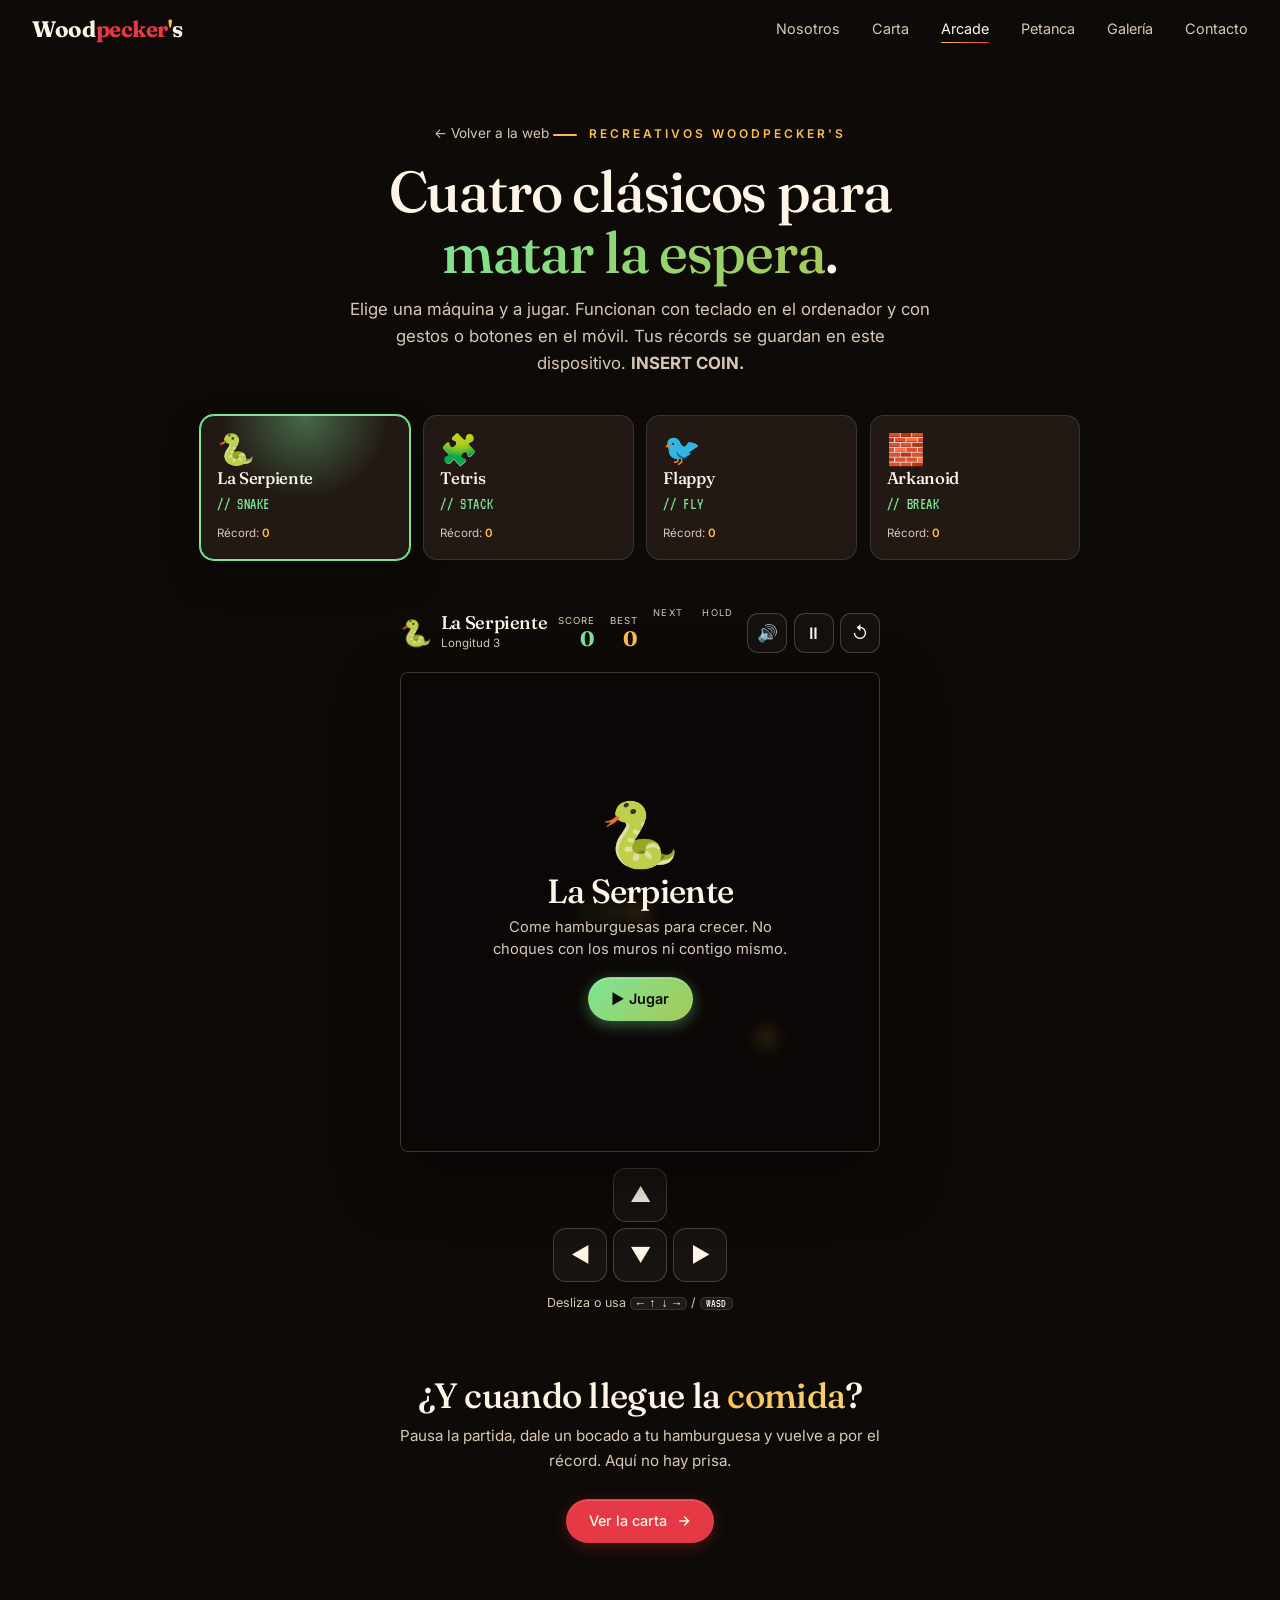
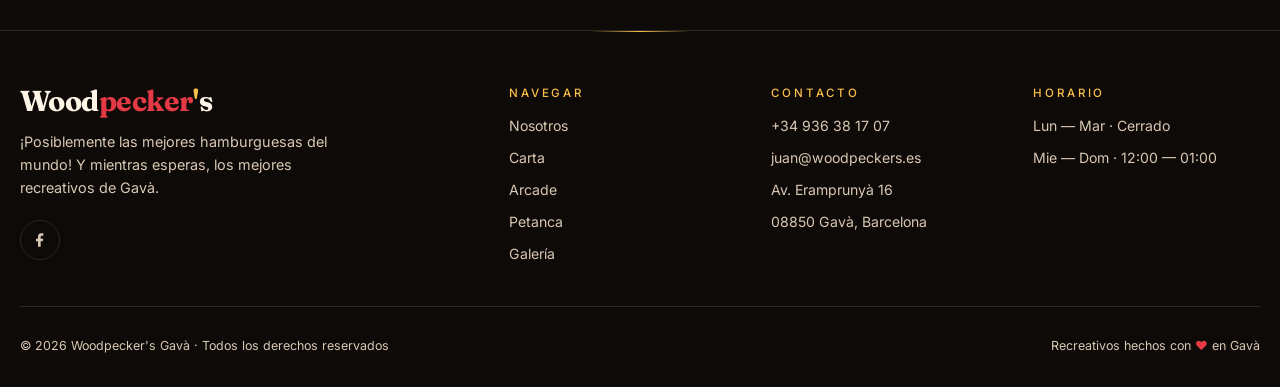
<file: arcade.html>
<!DOCTYPE html>
<html lang="es">
<head>
<meta charset="UTF-8" />
<meta name="viewport" content="width=device-width, initial-scale=1.0, viewport-fit=cover" />
<meta name="theme-color" content="#0e0a08" />
<meta name="description" content="Recreativos Woodpecker's — juega gratis a Snake, Tetris, Flappy y Arkanoid mientras esperas tu hamburguesa. Cuatro clásicos retro jugables desde el móvil." />
<meta property="og:title" content="Recreativos Woodpecker's · Arcade" />
<meta property="og:description" content="Snake, Tetris, Flappy y Arkanoid. Cuatro clásicos para matar la espera, jugables desde tu móvil." />
<meta property="og:type" content="website" />
<meta property="og:url" content="https://woodpeckers.es/arcade.html" />
<meta property="og:image" content="https://woodpeckers.es/img/hero.webp" />
<meta property="og:locale" content="es_ES" />
<meta property="og:site_name" content="Woodpecker's Gavà" />
<link rel="canonical" href="https://woodpeckers.es/arcade.html" />
<title>Recreativos Woodpecker's · Snake, Tetris, Flappy y Arkanoid</title>

<link rel="icon" href="data:image/svg+xml,%3Csvg xmlns='http://www.w3.org/2000/svg' viewBox='0 0 100 100'%3E%3Ctext y='.9em' font-size='90'%3E🕹️%3C/text%3E%3C/svg%3E" />

<link rel="preconnect" href="https://fonts.googleapis.com">
<link rel="preconnect" href="https://fonts.gstatic.com" crossorigin>
<link href="https://fonts.googleapis.com/css2?family=Fraunces:ital,opsz,wght@0,9..144,300;0,9..144,500;0,9..144,700;0,9..144,900;1,9..144,500&family=Inter:wght@300;400;500;600;700&family=VT323&display=swap" rel="stylesheet">
<link rel="stylesheet" href="css/base.css" />

<style>
/* Utilidades específicas del arcade (el resto está en css/base.css) */
.grad-text-pixel { background: linear-gradient(135deg, var(--pixel), var(--lettuce)); -webkit-background-clip: text; background-clip: text; -webkit-text-fill-color: transparent; color: transparent; }
.btn-pixel { background: linear-gradient(135deg, var(--pixel), var(--lettuce)); color: var(--bg); font-weight: 600; box-shadow: 0 4px 16px var(--pixel-glow), inset 0 1px 0 rgba(255,255,255,.25); }
.btn-pixel:hover { transform: translateY(-3px); box-shadow: 0 12px 32px var(--pixel-glow), inset 0 1px 0 rgba(255,255,255,.3); }

/* =========================
   ARCADE PAGE
========================= */
.arc-page { padding-top: calc(var(--nav-h) + clamp(1.5rem, 6vw, 3rem)); padding-bottom: clamp(3rem, 8vw, 5rem); }
.game-hero { text-align: center; max-width: 760px; margin: 0 auto clamp(1.6rem, 4vw, 2.4rem); }
.game-hero h1 { font-size: clamp(2.1rem, 8vw, 3.6rem); font-weight: 500; margin: .7rem 0 .8rem; }
.game-hero h1 em { font-style: normal; }
.game-hero p { color: var(--cream-dim); max-width: 580px; margin: 0 auto; font-size: clamp(.95rem, 2.6vw, 1.05rem); }
.game-back { display: inline-flex; align-items: center; gap: .4rem; font-size: .85rem; color: var(--cream-dim); margin-bottom: .4rem; transition: color .3s; }
.game-back:hover { color: var(--mustard); }

/* SELECTOR */
.arc-select { display: grid; grid-template-columns: repeat(4, 1fr); gap: .8rem; max-width: 880px; margin: 0 auto clamp(2rem, 5vw, 3rem); }
.arc-card { position: relative; overflow: hidden; text-align: left; background: var(--surface); border: 1px solid var(--border); border-radius: var(--radius); padding: 1.1rem 1rem 1rem; transition: border-color .35s, transform .35s var(--ease-out), box-shadow .35s; display: flex; flex-direction: column; gap: .25rem; }
.arc-card::before { content: ""; position: absolute; inset: 0; background: radial-gradient(120px 120px at 50% 0%, var(--pixel-glow), transparent 70%); opacity: 0; transition: opacity .35s; pointer-events: none; }
.arc-card:hover { transform: translateY(-4px); border-color: rgba(123,228,149,.4); box-shadow: 0 16px 36px rgba(0,0,0,.4); }
.arc-card:hover::before { opacity: .7; }
.arc-card[aria-pressed="true"] { border-color: var(--pixel); box-shadow: 0 0 0 1px var(--pixel), 0 16px 36px rgba(0,0,0,.45); }
.arc-card[aria-pressed="true"]::before { opacity: 1; }
.arc-card .ac-emoji { font-size: 1.9rem; line-height: 1; }
.arc-card h3 { font-size: 1.05rem; font-weight: 500; margin-top: .15rem; }
.arc-card .ac-tag { font-family: 'VT323', monospace; font-size: 1rem; letter-spacing: .04em; color: var(--pixel); }
.arc-card .ac-best { font-size: .72rem; color: var(--cream-dim); margin-top: .15rem; }
.arc-card .ac-best b { color: var(--mustard); font-weight: 600; }

/* CONSOLE */
.arc-console { width: 100%; max-width: 480px; margin: 0 auto; }

.arc-hud { display: flex; align-items: center; gap: .6rem; margin-bottom: .8rem; }
.arc-title { display: flex; align-items: center; gap: .55rem; flex: 1 1 auto; min-width: 0; }
.arc-title .ah-emoji { font-size: 1.6rem; line-height: 1; flex-shrink: 0; }
.arc-title h2 { font-size: 1.15rem; font-weight: 500; line-height: 1.05; }
.arc-title .ah-info { display: block; font-size: .72rem; color: var(--cream-dim); margin-top: .1rem; white-space: nowrap; overflow: hidden; text-overflow: ellipsis; }
.arc-scores { display: flex; gap: .9rem; flex-shrink: 0; }
.arc-scores > div { text-align: right; }
.arc-scores span { display: block; font-size: .6rem; letter-spacing: .12em; text-transform: uppercase; color: var(--cream-dim); }
.arc-scores b { font-family: 'Fraunces', serif; font-size: 1.3rem; line-height: 1; }
.arc-scores .as-score b { color: var(--pixel); }
.arc-scores .as-best b { color: var(--mustard); }
.arc-next { display: flex; flex-direction: column; align-items: center; gap: 2px; flex-shrink: 0; }
.arc-next span { font-size: .58rem; letter-spacing: .12em; text-transform: uppercase; color: var(--cream-dim); line-height: 1; }
.arc-next canvas { width: 40px; height: 40px; display: block; }
.arc-actions { display: flex; gap: .4rem; flex-shrink: 0; }
.arc-iconbtn { width: 40px; height: 40px; border-radius: 11px; border: 1px solid var(--border-strong); background: rgba(254,245,231,.03); display: inline-flex; align-items: center; justify-content: center; font-size: 1.05rem; transition: border-color .3s, background .3s, transform .2s; }
.arc-iconbtn:hover { border-color: var(--mustard); background: rgba(252,191,73,.08); transform: translateY(-2px); }
.arc-iconbtn:active { transform: translateY(0) scale(.94); }

/* STAGE */
.arc-stage { position: relative; margin-inline: auto; border-radius: var(--radius-sm); overflow: hidden; border: 1px solid var(--border-strong); box-shadow: 0 24px 60px rgba(0,0,0,.55), inset 0 1px 0 rgba(255,255,255,.04); background: #0b0805; touch-action: none; }
#gameCanvas { width: 100%; height: auto; display: block; touch-action: none; image-rendering: optimizeQuality; }

.arc-overlay { position: absolute; inset: 0; display: flex; flex-direction: column; align-items: center; justify-content: center; text-align: center; gap: .45rem; padding: 1.6rem; background: rgba(11,8,6,.86); -webkit-backdrop-filter: blur(7px); backdrop-filter: blur(7px); opacity: 0; visibility: hidden; transition: opacity .35s var(--ease-out), visibility .35s; z-index: 5; }
.arc-overlay.show { opacity: 1; visibility: visible; }
.arc-overlay .arc-big { font-size: clamp(2.6rem, 14vw, 4rem); line-height: 1; }
.arc-overlay h2 { font-size: clamp(1.5rem, 7vw, 2.1rem); font-weight: 500; }
.arc-overlay p { color: var(--cream-dim); font-size: .92rem; max-width: 320px; line-height: 1.5; }
.arc-overlay .arc-newbest { color: var(--pixel); font-weight: 600; font-size: .85rem; letter-spacing: .04em; }
.arc-overlay .btn { margin-top: .6rem; }

/* CONTROLS */
.arc-controls { display: flex; align-items: center; justify-content: center; gap: .55rem; margin-top: 1rem; min-height: 56px; flex-wrap: wrap; touch-action: manipulation; }
.arc-controls[data-layout="dpad"] { display: grid; grid-template-columns: repeat(3, 54px); grid-template-rows: repeat(2, 54px); gap: 6px; justify-content: center; }
.arc-controls[data-layout="dpad"] .cb-up { grid-column: 2; grid-row: 1; }
.arc-controls[data-layout="dpad"] .cb-left { grid-column: 1; grid-row: 2; }
.arc-controls[data-layout="dpad"] .cb-down { grid-column: 2; grid-row: 2; }
.arc-controls[data-layout="dpad"] .cb-right { grid-column: 3; grid-row: 2; }
/* Tetris: rejilla de 6 botones grandes en una sola fila, a todo el ancho */
.arc-controls[data-layout="tetris"] {
  display: grid; grid-template-columns: repeat(6, 1fr); gap: 7px;
  width: 100%; max-width: 460px; margin: 1rem auto 0; flex-wrap: nowrap;
}
.arc-controls[data-layout="tetris"] .cbtn {
  flex-direction: column; gap: 1px; height: 62px; min-width: 0; padding: 0 .15rem;
}
.cbtn .cb-ic { font-size: 1.5rem; line-height: 1; }
.cbtn .cb-sub { font-family: 'VT323', monospace; font-size: .8rem; line-height: 1; letter-spacing: .04em; color: inherit; opacity: .8; }
.cbtn.cb-rot { background: linear-gradient(135deg, var(--pixel), var(--lettuce)); color: var(--bg); border-color: transparent; }
.cbtn.cb-rot.pressed { background: linear-gradient(135deg, var(--lettuce), var(--pixel)); }
.cbtn.cb-drop { background: rgba(230,57,70,.16); border-color: rgba(230,57,70,.55); color: #ffd9dd; }
.cbtn.cb-drop.pressed { background: rgba(230,57,70,.3); }
.cbtn.cb-hold { color: var(--cream-dim); }
@media (max-width: 380px) {
  .arc-controls[data-layout="tetris"] { gap: 5px; }
  .arc-controls[data-layout="tetris"] .cbtn { height: 58px; }
  .cbtn .cb-ic { font-size: 1.3rem; }
  .cbtn .cb-sub { font-size: .72rem; }
}
.cbtn { -webkit-user-select: none; user-select: none; -webkit-tap-highlight-color: transparent; height: 54px; min-width: 54px; padding: 0 1rem; border-radius: 13px; border: 1px solid var(--border-strong); background: rgba(254,245,231,.04); display: inline-flex; align-items: center; justify-content: center; font-size: 1.3rem; font-weight: 600; color: var(--cream); transition: background .15s, border-color .15s, transform .1s; }
.cbtn .cb-lbl { font-family: 'VT323', monospace; font-size: 1.05rem; letter-spacing: .05em; margin-left: .4rem; color: var(--cream-dim); }
.cbtn:hover { border-color: var(--mustard); }
.cbtn.pressed { background: rgba(252,191,73,.16); border-color: var(--mustard); transform: scale(.95); }
.cbtn.cb-primary { background: linear-gradient(135deg, var(--pixel), var(--lettuce)); color: var(--bg); border-color: transparent; flex: 1 1 auto; max-width: 320px; font-family: 'Inter', sans-serif; font-size: 1rem; }
.cbtn.cb-flap { height: 64px; font-size: 1.1rem; letter-spacing: .02em; }
.arc-hint { text-align: center; font-size: .78rem; color: var(--cream-dim); margin-top: .7rem; min-height: 1.2em; padding: 0 .5rem; }
.arc-hint kbd { font-family: 'VT323', monospace; background: rgba(254,245,231,.07); border: 1px solid var(--border); border-radius: 5px; padding: 0 .35rem; font-size: .95em; color: var(--cream); }

/* HOW / OTHER GAMES */
.arc-more { max-width: 720px; margin: clamp(2.5rem, 7vw, 4rem) auto 0; text-align: center; }
.arc-more h2 { font-size: clamp(1.6rem, 5vw, 2.2rem); margin-bottom: .6rem; }
.arc-more h2 em { font-style: normal; }
.arc-more p { color: var(--cream-dim); max-width: 520px; margin: 0 auto 1.6rem; font-size: .95rem; }

/* RESPONSIVE */
@media (max-width: 620px) {
  .arc-select { grid-template-columns: repeat(2, 1fr); }
}
@media (max-width: 480px) {
  .arc-page { padding-top: calc(var(--nav-h) + .8rem); }
  .game-hero { margin-bottom: 1rem; }
  .game-hero p { display: none; }
  .arc-scores { gap: .7rem; }
  .arc-scores b { font-size: 1.1rem; }
  .arc-title h2 { font-size: 1.05rem; }
  /* la ayuda de controles se mantiene visible: en móvil es donde más falta hace */
  .arc-hint { font-size: .72rem; margin-top: .5rem; }
  .arc-hud { gap: .45rem; }
  .arc-next canvas { width: 34px; height: 34px; }
  .arc-iconbtn { width: 36px; height: 36px; }
}
@media (max-width: 400px) {
  /* con Next + Hold (Tetris) el HUD no cabe en una fila: el título pasa arriba */
  .arc-hud { flex-wrap: wrap; row-gap: .45rem; }
  .arc-title { flex-basis: 100%; }
}
@media (max-height: 720px) {
  .game-hero p { display: none; }
}
@media print { .arc-controls { display: none; } }
</style>
</head>
<body>

<a class="skip-link" href="#arcade">Saltar a los juegos</a>

<!-- SCROLL PROGRESS -->
<div class="scroll-progress" aria-hidden="true"><div class="scroll-progress-bar"></div></div>

<!-- LOADER -->
<div id="loader" aria-hidden="true">
  <div class="loader-logo">
    <span>Wood</span><span>pecker</span><span>'</span><span>s</span>
  </div>
</div>

<!-- NAV -->
<header class="nav" id="nav" role="banner">
  <a href="index.html" class="brand" aria-label="Woodpecker's Gavà - Inicio">
    Wood<em>pecker</em><span class="apos">'</span>s
  </a>
  <nav aria-label="Navegación principal">
    <ul class="nav-links">
      <li><a href="index.html#historia">Nosotros</a></li>
      <li><a href="carta.html">Carta</a></li>
      <li><a href="arcade.html" class="active" aria-current="page">Arcade</a></li>
      <li><a href="petanca.html">Petanca</a></li>
      <li><a href="index.html#galeria">Galería</a></li>
      <li><a href="index.html#visita">Contacto</a></li>
    </ul>
  </nav>
  <button class="menu-toggle" id="menuToggle" aria-label="Abrir menú" aria-expanded="false" aria-controls="mobileMenu" type="button">
    <span class="bar"></span>
    <span class="bar"></span>
  </button>
</header>

<!-- MOBILE MENU -->
<nav class="mobile-menu" id="mobileMenu" aria-label="Menú de navegación móvil" aria-hidden="true">
  <div class="mobile-menu-nav">
    <a href="index.html" class="mobile-menu-item">
      <span class="mobile-menu-icon hero-icon" aria-hidden="true">🏠</span>
      <div class="mobile-menu-text"><h3>Inicio</h3><p>Volver a Woodpecker's</p></div>
      <span class="mobile-menu-arrow" aria-hidden="true">→</span>
    </a>
    <a href="carta.html" class="mobile-menu-item">
      <span class="mobile-menu-icon cart-icon" aria-hidden="true">🍔</span>
      <div class="mobile-menu-text"><h3>Carta</h3><p>Hamburguesas numeradas y tapas</p></div>
      <span class="mobile-menu-arrow" aria-hidden="true">→</span>
    </a>
    <a href="arcade.html" class="mobile-menu-item">
      <span class="mobile-menu-icon arcade-icon" aria-hidden="true">🕹️</span>
      <div class="mobile-menu-text"><h3>Arcade</h3><p>Snake, Tetris, Flappy y Arkanoid</p></div>
      <span class="mobile-menu-arrow" aria-hidden="true">→</span>
    </a>
    <a href="petanca.html" class="mobile-menu-item">
      <span class="mobile-menu-icon petanca-icon" aria-hidden="true">🎯</span>
      <div class="mobile-menu-text"><h3>Petanca · El juego</h3><p>Apunta, lanza y gana la mène</p></div>
      <span class="mobile-menu-arrow" aria-hidden="true">→</span>
    </a>
    <a href="index.html#galeria" class="mobile-menu-item">
      <span class="mobile-menu-icon gallery-icon" aria-hidden="true">📸</span>
      <div class="mobile-menu-text"><h3>Galería</h3><p>Momentos en imágenes</p></div>
      <span class="mobile-menu-arrow" aria-hidden="true">→</span>
    </a>
    <a href="index.html#visita" class="mobile-menu-item">
      <span class="mobile-menu-icon contact-icon" aria-hidden="true">📍</span>
      <div class="mobile-menu-text"><h3>Contacto</h3><p>Dónde encontrarnos</p></div>
      <span class="mobile-menu-arrow" aria-hidden="true">→</span>
    </a>
  </div>
</nav>

<main id="arcade">
<section class="arc-page">
  <div class="container">
    <div class="game-hero reveal blur">
      <a href="index.html#arcade" class="game-back">← Volver a la web</a>
      <span class="eyebrow">Recreativos Woodpecker's</span>
      <h1>Cuatro clásicos para <em class="grad-text-pixel">matar la espera</em>.</h1>
      <p>Elige una máquina y a jugar. Funcionan con teclado en el ordenador y con gestos o botones en el móvil. Tus récords se guardan en este dispositivo. <strong>INSERT COIN.</strong></p>
    </div>

    <!-- SELECTOR -->
    <div class="arc-select reveal" style="--delay:.05s" role="tablist" aria-label="Elige un juego" id="arcSelect">
      <button class="arc-card" type="button" role="tab" data-game="snake" aria-pressed="false">
        <span class="ac-emoji" aria-hidden="true">🐍</span>
        <h3>La Serpiente</h3>
        <span class="ac-tag">// SNAKE</span>
        <span class="ac-best">Récord: <b data-best="snake">0</b></span>
      </button>
      <button class="arc-card" type="button" role="tab" data-game="tetris" aria-pressed="false">
        <span class="ac-emoji" aria-hidden="true">🧩</span>
        <h3>Tetris</h3>
        <span class="ac-tag">// STACK</span>
        <span class="ac-best">Récord: <b data-best="tetris">0</b></span>
      </button>
      <button class="arc-card" type="button" role="tab" data-game="flappy" aria-pressed="false">
        <span class="ac-emoji" aria-hidden="true">🐦</span>
        <h3>Flappy</h3>
        <span class="ac-tag">// FLY</span>
        <span class="ac-best">Récord: <b data-best="flappy">0</b></span>
      </button>
      <button class="arc-card" type="button" role="tab" data-game="arkanoid" aria-pressed="false">
        <span class="ac-emoji" aria-hidden="true">🧱</span>
        <h3>Arkanoid</h3>
        <span class="ac-tag">// BREAK</span>
        <span class="ac-best">Récord: <b data-best="arkanoid">0</b></span>
      </button>
    </div>

    <!-- CONSOLE -->
    <div class="arc-console reveal" style="--delay:.1s" id="console">
      <div class="arc-hud">
        <div class="arc-title">
          <span class="ah-emoji" id="ahEmoji" aria-hidden="true">🐍</span>
          <div style="min-width:0;">
            <h2 id="ahName">La Serpiente</h2>
            <span class="ah-info" id="ahInfo">Longitud 3</span>
          </div>
        </div>
        <div class="arc-scores">
          <div class="as-score"><span>Score</span><b id="scoreVal">0</b></div>
          <div class="as-best"><span>Best</span><b id="bestVal">0</b></div>
        </div>
        <div class="arc-next" id="arcNext" hidden aria-hidden="true">
          <span>Next</span>
          <canvas id="nextCanvas" width="44" height="44"></canvas>
        </div>
        <div class="arc-next" id="arcHold" hidden aria-hidden="true">
          <span>Hold</span>
          <canvas id="holdCanvas" width="44" height="44"></canvas>
        </div>
        <div class="arc-actions">
          <button class="arc-iconbtn" id="btnMute" type="button" aria-label="Activar o silenciar sonido" aria-pressed="false">🔊</button>
          <button class="arc-iconbtn" id="btnPause" type="button" aria-label="Pausar o reanudar">⏸</button>
          <button class="arc-iconbtn" id="btnRestart" type="button" aria-label="Reiniciar partida">↺</button>
        </div>
      </div>

      <div class="arc-stage" id="stage">
        <canvas id="gameCanvas" role="img" aria-label="Zona de juego. Usa los botones o gestos para jugar."></canvas>
        <div class="arc-overlay show" id="overlay" role="alertdialog" aria-live="polite">
          <div class="arc-big" id="ovIcon" aria-hidden="true">🐍</div>
          <h2 id="ovTitle">La Serpiente</h2>
          <p id="ovText"></p>
          <p class="arc-newbest" id="ovBest" hidden>¡NUEVO RÉCORD!</p>
          <button class="btn btn-pixel" id="ovBtn" type="button">▶ Jugar</button>
        </div>
      </div>

      <div class="arc-controls" id="controls"></div>
      <p class="arc-hint" id="hint"></p>
    </div>

    <div class="arc-more reveal">
      <h2>¿Y cuando llegue la <em class="grad-text-mustard">comida</em>?</h2>
      <p>Pausa la partida, dale un bocado a tu hamburguesa y vuelve a por el récord. Aquí no hay prisa.</p>
      <a href="carta.html" class="btn btn-primary">Ver la carta
        <svg width="14" height="14" viewBox="0 0 24 24" fill="none" stroke="currentColor" stroke-width="2.5" stroke-linecap="round" stroke-linejoin="round" aria-hidden="true"><path d="M5 12h14M13 5l7 7-7 7"/></svg>
      </a>
    </div>
  </div>
</section>
</main>

<footer role="contentinfo">
  <div class="footer-top">
    <div class="footer-brand">
      <div class="brand" aria-hidden="true">Wood<em>pecker</em><span class="apos">'</span>s</div>
      <p>¡Posiblemente las mejores hamburguesas del mundo! Y mientras esperas, los mejores recreativos de Gavà.</p>
      <div class="socials" aria-label="Redes sociales">
        <a href="https://www.facebook.com/BarWoodpeckers/" target="_blank" rel="noopener noreferrer" aria-label="Facebook"><svg viewBox="0 0 24 24" fill="currentColor" aria-hidden="true"><path d="M13 22v-8h3l1-4h-4V7.5c0-1.1.5-2 2-2h2V2h-3c-3 0-5 1.8-5 5v3H6v4h3v8h4z"/></svg></a>
      </div>
    </div>
    <div class="footer-col">
      <h4>Navegar</h4>
      <ul>
        <li><a href="index.html#historia">Nosotros</a></li>
        <li><a href="carta.html">Carta</a></li>
        <li><a href="arcade.html">Arcade</a></li>
        <li><a href="petanca.html">Petanca</a></li>
        <li><a href="index.html#galeria">Galería</a></li>
      </ul>
    </div>
    <div class="footer-col">
      <h4>Contacto</h4>
      <ul>
        <li><a href="tel:+34936381707">+34 936 38 17 07</a></li>
        <li><a href="mailto:juan@woodpeckers.es">juan@woodpeckers.es</a></li>
        <li>Av. Eramprunyà 16</li>
        <li>08850 Gavà, Barcelona</li>
      </ul>
    </div>
    <div class="footer-col">
      <h4>Horario</h4>
      <ul>
        <li>Lun — Mar · Cerrado</li>
        <li>Mie — Dom · 12:00 — 01:00</li>
      </ul>
    </div>
  </div>
  <div class="footer-bottom">
    <span>© <span id="footerYear">2026</span> Woodpecker's Gavà · Todos los derechos reservados</span>
    <span>Recreativos hechos con <span class="heart" aria-label="amor">♥</span> en Gavà</span>
  </div>
</footer>

<script src="js/site.js"></script>

<script>
/* ============================================================
   RECREATIVOS WOODPECKER'S — motor + 4 juegos
   Snake · Tetris · Flappy · Arkanoid
   Resolución lógica fija por juego, escalada al canvas (DPR).
   Entrada: teclado, gestos táctiles y botones en pantalla.
============================================================ */
(function () {
  'use strict';

  /* ---------- util ---------- */
  const clamp = (v, a, b) => v < a ? a : v > b ? b : v;
  const rand = (a, b) => a + Math.random() * (b - a);
  const reduceMotion = window.matchMedia('(prefers-reduced-motion: reduce)').matches;

  /* ---------- FX: screen shake (juice) ---------- */
  let shakeAmt = 0;
  const FX = { shake(n) { if (!reduceMotion) shakeAmt = Math.max(shakeAmt, n); } };

  // roundRect polyfill
  if (!CanvasRenderingContext2D.prototype.roundRect) {
    CanvasRenderingContext2D.prototype.roundRect = function (x, y, w, h, r) {
      r = Math.min(r, Math.abs(w) / 2, Math.abs(h) / 2);
      this.beginPath();
      this.moveTo(x + r, y);
      this.arcTo(x + w, y, x + w, y + h, r);
      this.arcTo(x + w, y + h, x, y + h, r);
      this.arcTo(x, y + h, x, y, r);
      this.arcTo(x, y, x + w, y, r);
      this.closePath();
      return this;
    };
  }

  /* ---------- sonido (WebAudio mínimo) ---------- */
  const Sound = {
    ctx: null, muted: localStorage.getItem('wp_arc_muted') === '1', _timers: [],
    ensure() { if (!this.ctx) { try { this.ctx = new (window.AudioContext || window.webkitAudioContext)(); } catch (e) { this.ctx = null; } } if (this.ctx && this.ctx.state === 'suspended') this.ctx.resume(); },
    _later(fn, ms) { this._timers.push(setTimeout(fn, ms)); },
    stop() { this._timers.forEach(clearTimeout); this._timers.length = 0; },
    blip(freq, dur, type, vol) {
      if (this.muted || !this.ctx) return;
      const t = this.ctx.currentTime;
      const o = this.ctx.createOscillator(), g = this.ctx.createGain();
      o.type = type || 'square'; o.frequency.value = freq;
      g.gain.setValueAtTime(0.0001, t);
      g.gain.exponentialRampToValueAtTime(vol || 0.12, t + 0.01);
      g.gain.exponentialRampToValueAtTime(0.0001, t + (dur || 0.1));
      o.connect(g).connect(this.ctx.destination);
      o.start(t); o.stop(t + (dur || 0.1) + 0.02);
    },
    eat() { this.blip(660, 0.09, 'square', 0.1); },
    score() { this.blip(880, 0.1, 'triangle', 0.12); this._later(() => this.blip(1180, 0.1, 'triangle', 0.1), 70); },
    hit() { this.blip(420, 0.06, 'square', 0.09); },
    flap() { this.blip(520, 0.07, 'sine', 0.09); },
    rotate() { this.blip(300, 0.05, 'square', 0.07); },
    line() { this.blip(700, 0.12, 'sawtooth', 0.1); this._later(() => this.blip(1040, 0.14, 'sawtooth', 0.1), 90); },
    over() { [440, 330, 247, 196].forEach((f, i) => this._later(() => this.blip(f, 0.16, 'square', 0.1), i * 130)); }
  };

  /* ---------- best scores ---------- */
  const Best = {
    get(id) { return parseInt(localStorage.getItem('wp_arc_best_' + id) || '0', 10) || 0; },
    set(id, v) { if (v > this.get(id)) { localStorage.setItem('wp_arc_best_' + id, String(v)); return true; } return false; }
  };

  /* ============================================================
     SNAKE
  ============================================================ */
  function Snake() {
    const COLS = 19, ROWS = 19, CELL = 26;
    const W = COLS * CELL, H = ROWS * CELL;
    let snake, prev, dir, dirQ, food, score, over, moveT, step, grow;

    function placeFood() {
      let p;
      do { p = { x: (Math.random() * COLS) | 0, y: (Math.random() * ROWS) | 0 }; }
      while (snake.some(s => s.x === p.x && s.y === p.y));
      food = p;
    }
    return {
      id: 'snake', name: 'La Serpiente', emoji: '🐍', W, H,
      help: 'Come hamburguesas para crecer. No choques con los muros ni contigo mismo.',
      controlHint: 'Desliza o usa <kbd>← ↑ ↓ →</kbd> / <kbd>WASD</kbd>',
      controls: [
        { action: 'up', icon: '▲', cls: 'cb-up' },
        { action: 'left', icon: '◀', cls: 'cb-left' },
        { action: 'down', icon: '▼', cls: 'cb-down' },
        { action: 'right', icon: '▶', cls: 'cb-right' }
      ], layout: 'dpad',
      get score() { return score; }, get over() { return over; },
      info() { return 'Longitud ' + snake.length; },
      reset() {
        snake = [{ x: 9, y: 9 }, { x: 8, y: 9 }, { x: 7, y: 9 }];
        prev = snake.map(s => ({ x: s.x, y: s.y }));
        dir = { x: 1, y: 0 }; dirQ = []; score = 0; over = false;
        moveT = 0; step = 150; grow = 0; placeFood();
      },
      action(a) {
        const map = { up: { x: 0, y: -1 }, down: { x: 0, y: 1 }, left: { x: -1, y: 0 }, right: { x: 1, y: 0 } };
        const d = map[a]; if (!d) return;
        // Cola de 2 giros: dos pulsaciones rápidas dentro del mismo paso no se pisan
        const last = dirQ.length ? dirQ[dirQ.length - 1] : dir;
        if (d.x === -last.x && d.y === -last.y) return; // no reversa
        if (d.x === last.x && d.y === last.y) return;   // repetido
        if (dirQ.length < 2) dirQ.push(d);
      },
      gesture(g) { ({ U: () => this.action('up'), D: () => this.action('down'), L: () => this.action('left'), R: () => this.action('right') }[g] || (() => {}))(); },
      update(dt) {
        moveT += dt;
        step = Math.max(70, 150 - snake.length * 2.5);
        if (moveT < step) return;
        moveT = 0; if (dirQ.length) dir = dirQ.shift();
        const head = { x: snake[0].x + dir.x, y: snake[0].y + dir.y };
        if (head.x < 0 || head.y < 0 || head.x >= COLS || head.y >= ROWS || snake.some(s => s.x === head.x && s.y === head.y)) {
          over = true; Sound.over(); return;
        }
        prev = snake.map(s => ({ x: s.x, y: s.y }));
        snake.unshift(head);
        if (head.x === food.x && head.y === food.y) { score += 1; grow += 1; Sound.eat(); placeFood(); }
        if (grow > 0) grow--; else snake.pop();
      },
      draw(ctx) {
        ctx.fillStyle = '#0f0a07'; ctx.fillRect(0, 0, W, H);
        // grid sutil
        ctx.strokeStyle = 'rgba(254,245,231,.04)'; ctx.lineWidth = 1;
        for (let i = 1; i < COLS; i++) { ctx.beginPath(); ctx.moveTo(i * CELL, 0); ctx.lineTo(i * CELL, H); ctx.stroke(); }
        for (let j = 1; j < ROWS; j++) { ctx.beginPath(); ctx.moveTo(0, j * CELL); ctx.lineTo(W, j * CELL); ctx.stroke(); }
        // comida (hamburguesa)
        ctx.font = (CELL - 4) + 'px serif'; ctx.textAlign = 'center'; ctx.textBaseline = 'middle';
        ctx.fillText('🍔', food.x * CELL + CELL / 2, food.y * CELL + CELL / 2 + 1);
        // serpiente (interpolada para un deslizamiento suave entre celdas)
        const f = over ? 1 : clamp(moveT / step, 0, 1);
        const lerp = (a, b) => a + (b - a) * f;
        for (let i = snake.length - 1; i >= 0; i--) {
          const s = snake[i];
          const src = prev[Math.min(i, prev.length - 1)] || s;
          const gx = lerp(src.x, s.x), gy = lerp(src.y, s.y);
          const t = i / Math.max(1, snake.length - 1);
          const head = i === 0;
          ctx.fillStyle = head ? '#fcbf49' : `rgba(167,201,87,${0.9 - t * 0.45})`;
          ctx.beginPath(); ctx.roundRect(gx * CELL + 1.5, gy * CELL + 1.5, CELL - 3, CELL - 3, 7); ctx.fill();
          if (head) {
            ctx.fillStyle = '#0e0a08';
            const ex = gx * CELL + CELL / 2, ey = gy * CELL + CELL / 2;
            ctx.beginPath();
            ctx.arc(ex + dir.x * 4 - dir.y * 4, ey + dir.y * 4 - dir.x * 4, 2.4, 0, 7); ctx.fill();
            ctx.beginPath();
            ctx.arc(ex + dir.x * 4 + dir.y * 4, ey + dir.y * 4 + dir.x * 4, 2.4, 0, 7); ctx.fill();
          }
        }
      }
    };
  }

  /* ============================================================
     TETRIS
  ============================================================ */
  function Tetris() {
    const COLS = 10, ROWS = 20, CELL = 26;
    const W = COLS * CELL, H = ROWS * CELL;
    const SHAPES = {
      I: { c: '#59c3e6', m: [[1, 1, 1, 1]] },
      O: { c: '#fcbf49', m: [[1, 1], [1, 1]] },
      T: { c: '#b86bd6', m: [[0, 1, 0], [1, 1, 1]] },
      S: { c: '#a7c957', m: [[0, 1, 1], [1, 1, 0]] },
      Z: { c: '#e63946', m: [[1, 1, 0], [0, 1, 1]] },
      J: { c: '#5b8def', m: [[1, 0, 0], [1, 1, 1]] },
      L: { c: '#f3863d', m: [[0, 0, 1], [1, 1, 1]] }
    };
    const KEYS = Object.keys(SHAPES);
    const LOCK_DELAY = 500, MAX_RESETS = 15; // lock delay estilo Tetris moderno
    let grid, cur, nextK, bag, score, lines, level, over, dropT;
    let hold, holdUsed, grounded, lockT, lockResets;
    let held = { left: false, right: false, down: false }, dasT = 0, dasDir = 0, dasCharged = false;
    let fxRows = [], fxText = null; // flash de líneas limpiadas y aviso de TETRIS

    function newBag() { const b = KEYS.slice(); for (let i = b.length - 1; i > 0; i--) { const j = (Math.random() * (i + 1)) | 0;[b[i], b[j]] = [b[j], b[i]]; } return b; }
    function pull() { if (!bag.length) bag = newBag(); return bag.pop(); }
    function makePiece(k) {
      const m = SHAPES[k].m.map(r => r.slice());
      return { k, m, c: SHAPES[k].c, x: ((COLS - m[0].length) / 2) | 0, y: 0 };
    }
    function clearLockState() { grounded = false; lockT = 0; lockResets = 0; }
    function spawn(forceK) {
      const k = forceK || nextK || pull();
      if (!forceK) nextK = pull();
      cur = makePiece(k);
      holdUsed = false; clearLockState();
      if (collide(cur.m, cur.x, cur.y)) { over = true; Sound.over(); }
    }
    function holdPiece() {
      if (holdUsed || over) return;
      const k = cur.k;
      if (hold == null) { hold = k; spawn(); }
      else { const h = hold; hold = k; cur = makePiece(h); clearLockState(); if (collide(cur.m, cur.x, cur.y)) { over = true; Sound.over(); } }
      holdUsed = true; Sound.rotate();
    }
    // Tras un movimiento/giro válido: recalcula apoyo y aplica reset de lock delay.
    function afterShift() {
      if (!collide(cur.m, cur.x, cur.y + 1)) { grounded = false; }
      else if (!grounded) { grounded = true; lockT = 0; }
      else if (lockResets < MAX_RESETS) { lockT = 0; lockResets++; }
    }
    function collide(m, ox, oy) {
      for (let y = 0; y < m.length; y++) for (let x = 0; x < m[y].length; x++) {
        if (!m[y][x]) continue;
        const nx = ox + x, ny = oy + y;
        if (nx < 0 || nx >= COLS || ny >= ROWS) return true;
        if (ny >= 0 && grid[ny][nx]) return true;
      }
      return false;
    }
    function rotateM(m) {
      const r = m[0].map((_, i) => m.map(row => row[i]).reverse());
      return r;
    }
    function lock() {
      cur.m.forEach((row, y) => row.forEach((v, x) => { if (v && cur.y + y >= 0) grid[cur.y + y][cur.x + x] = cur.c; }));
      const full = [];
      for (let y = 0; y < ROWS; y++) if (grid[y].every(c => c)) full.push(y);
      const cleared = full.length;
      for (const y of full) { grid.splice(y, 1); grid.unshift(new Array(COLS).fill(0)); }
      if (cleared && !reduceMotion) full.forEach(y => fxRows.push({ y, life: 260 }));
      if (cleared === 4) fxText = { text: 'TETRIS!', life: 900 };
      if (cleared) {
        lines += cleared; score += [0, 100, 300, 500, 800][cleared] * level;
        const nl = Math.floor(lines / 10) + 1;
        if (nl > level) level = nl;
        Sound.line(); FX.shake(cleared >= 4 ? 11 : 5);
      } else { Sound.hit(); }
      spawn();
    }
    function move(d) { if (!collide(cur.m, cur.x + d, cur.y)) { cur.x += d; afterShift(); } }
    return {
      id: 'tetris', name: 'Tetris', emoji: '🧩', W, H,
      help: 'Encaja las piezas y completa líneas para puntuar. Sube de nivel y acelera.',
      controlHint: '<kbd>← →</kbd> mover · <kbd>↑</kbd> girar · <kbd>↓</kbd> bajar · <kbd>espacio</kbd> soltar · <kbd>C</kbd> reservar',
      controls: [
        { action: 'left', icon: '<span class="cb-ic">◀</span><span class="cb-sub">Izq</span>', hold: true, aria: 'Mover a la izquierda' },
        { action: 'up', icon: '<span class="cb-ic">⟳</span><span class="cb-sub">Girar</span>', cls: 'cb-rot', aria: 'Girar pieza' },
        { action: 'right', icon: '<span class="cb-ic">▶</span><span class="cb-sub">Der</span>', hold: true, aria: 'Mover a la derecha' },
        { action: 'down', icon: '<span class="cb-ic">▼</span><span class="cb-sub">Baja</span>', hold: true, aria: 'Bajar más rápido' },
        { action: 'fire', icon: '<span class="cb-ic">⤓</span><span class="cb-sub">Caer</span>', cls: 'cb-drop', aria: 'Caída instantánea' },
        { action: 'hold', icon: '<span class="cb-ic">⇄</span><span class="cb-sub">Hold</span>', cls: 'cb-hold', aria: 'Reservar pieza' }
      ], layout: 'tetris',
      get score() { return score; }, get over() { return over; },
      peekNext() { return nextK ? { m: SHAPES[nextK].m, c: SHAPES[nextK].c } : null; },
      peekHold() { return hold ? { m: SHAPES[hold].m, c: SHAPES[hold].c } : null; },
      info() { return 'Nivel ' + level + ' · Líneas ' + lines; },
      reset() {
        grid = Array.from({ length: ROWS }, () => new Array(COLS).fill(0));
        bag = newBag(); nextK = null; score = 0; lines = 0; level = 1; over = false; dropT = 0;
        hold = null; holdUsed = false; clearLockState(); fxRows = []; fxText = null;
        held = { left: false, right: false, down: false }; dasT = 0; dasDir = 0; dasCharged = false;
        spawn();
      },
      action(a, phase) {
        if (phase === 'up') { if (a === 'left' || a === 'right' || a === 'down') held[a] = false; return; }
        // phase down / tap
        if (a === 'hold') { holdPiece(); return; }
        if (a === 'up') { const r = rotateM(cur.m); for (const k of [0, -1, 1, -2, 2]) { if (!collide(r, cur.x + k, cur.y)) { cur.m = r; cur.x += k; Sound.rotate(); afterShift(); break; } } return; }
        if (a === 'fire') { let n = 0; while (!collide(cur.m, cur.x, cur.y + 1)) { cur.y++; n++; } score += n * 2; lock(); return; }
        if (a === 'left' || a === 'right') { move(a === 'left' ? -1 : 1); held[a] = true; dasDir = a === 'left' ? -1 : 1; dasT = 0; dasCharged = false; }
        if (a === 'down') { held.down = true; }
      },
      gesture(g) {
        if (g === 'tap' || g === 'U') this.action('up', 'down');
        else if (g === 'L') this.action('left', 'down');
        else if (g === 'R') this.action('right', 'down');
        else if (g === 'D') this.action('fire', 'down');
      },
      update(dt) {
        // DAS: mover una vez al pulsar, cargar 150 ms y luego repetir cada 55 ms
        if ((held.left && dasDir < 0) || (held.right && dasDir > 0)) {
          dasT += dt;
          const thresh = dasCharged ? 55 : 150;
          while (dasT >= thresh) { dasT -= thresh; move(dasDir); dasCharged = true; }
        } else { dasT = 0; dasCharged = false; }
        dropT += dt;
        const base = Math.max(70, 800 - (level - 1) * 70);
        const interval = held.down ? Math.min(45, base) : base;
        if (dropT >= interval) {
          dropT = 0;
          if (!collide(cur.m, cur.x, cur.y + 1)) {
            cur.y++; grounded = false; lockResets = 0;
            if (held.down) score += 1; // soft drop: 1 pt por celda
          } else { grounded = true; }
        }
        // lock delay: la pieza apoyada no se fija hasta agotar el tiempo de gracia
        if (grounded) { lockT += dt; if (lockT >= LOCK_DELAY) { lock(); } }
        for (let i = fxRows.length - 1; i >= 0; i--) { fxRows[i].life -= dt; if (fxRows[i].life <= 0) fxRows.splice(i, 1); }
        if (fxText) { fxText.life -= dt; if (fxText.life <= 0) fxText = null; }
      },
      draw(ctx) {
        ctx.fillStyle = '#0b0805'; ctx.fillRect(0, 0, W, H);
        const block = (x, y, c) => {
          const px = x * CELL, py = y * CELL;
          ctx.beginPath(); ctx.fillStyle = c; ctx.roundRect(px + 1, py + 1, CELL - 2, CELL - 2, 4); ctx.fill();
          ctx.fillStyle = 'rgba(255,255,255,.22)'; ctx.fillRect(px + 3, py + 3, CELL - 6, 3);
          ctx.fillStyle = 'rgba(0,0,0,.22)'; ctx.fillRect(px + 3, py + CELL - 6, CELL - 6, 3);
        };
        for (let y = 0; y < ROWS; y++) for (let x = 0; x < COLS; x++) if (grid[y][x]) block(x, y, grid[y][x]);
        // ghost
        if (cur && !over) {
          let gy = cur.y; while (!collide(cur.m, cur.x, gy + 1)) gy++;
          ctx.globalAlpha = 0.18;
          cur.m.forEach((row, yy) => row.forEach((v, xx) => { if (v) block(cur.x + xx, gy + yy, cur.c); }));
          ctx.globalAlpha = 1;
          cur.m.forEach((row, yy) => row.forEach((v, xx) => { if (v && cur.y + yy >= 0) block(cur.x + xx, cur.y + yy, cur.c); }));
        }
        // flash de las líneas recién limpiadas
        for (const f of fxRows) {
          ctx.fillStyle = 'rgba(255,255,255,' + (0.8 * f.life / 260).toFixed(3) + ')';
          ctx.fillRect(0, f.y * CELL, W, CELL);
        }
        if (fxText) {
          ctx.save();
          ctx.globalAlpha = Math.min(1, fxText.life / 500);
          ctx.font = '34px VT323, monospace'; ctx.textAlign = 'center'; ctx.textBaseline = 'middle';
          ctx.fillStyle = '#7be495'; ctx.shadowColor = 'rgba(123,228,149,.8)'; ctx.shadowBlur = 14;
          ctx.fillText(fxText.text, W / 2, H * 0.32);
          ctx.restore();
        }
      }
    };
  }

  /* ============================================================
     FLAPPY
  ============================================================ */
  function Flappy() {
    const W = 360, H = 560, GROUND = 70;
    const GRAV = 1500, FLAP = -420, SPEED = 165, GAP = 165, PW = 62, SPAWN = 1.45;
    let bird, pipes, score, over, started, spawnT, scroll;
    return {
      id: 'flappy', name: 'Flappy', emoji: '🐦', W, H,
      help: 'Toca para batir las alas y esquiva los tubos. Cada tubo superado suma un punto.',
      controlHint: 'Toca la pantalla o pulsa <kbd>espacio</kbd> / <kbd>↑</kbd> para volar',
      controls: [{ action: 'fire', icon: '🐦 VOLAR', cls: 'cb-primary cb-flap', aria: 'Volar' }], layout: 'row',
      get score() { return score; }, get over() { return over; },
      info() { return started ? 'Tubos ' + score : 'Toca para empezar'; },
      reset() {
        bird = { x: 96, y: H / 2, vy: 0, r: 14 };
        pipes = []; score = 0; over = false; started = false; spawnT = 0; scroll = 0;
      },
      flap() {
        if (over) return;
        started = true; bird.vy = FLAP; Sound.flap();
      },
      action(a, phase) { if (phase !== 'up') this.flap(); },
      gesture() {}, onDown() { this.flap(); },
      update(dt) {
        const s = dt / 1000;
        // dificultad progresiva: acelera y estrecha el hueco con la puntuación
        const speed = SPEED + Math.min(75, score * 2.5);
        scroll += speed * s * 0.5;
        if (!started) { bird.y = H / 2 + Math.sin(Date.now() / 250) * 8; return; }
        bird.vy += GRAV * s; bird.y += bird.vy * s;
        spawnT += s;
        if (spawnT >= SPAWN) { spawnT = 0; const gap = Math.max(120, GAP - score * 3); const gy = rand(70, H - GROUND - gap - 70); pipes.push({ x: W + 20, gy, gap, passed: false }); }
        pipes.forEach(p => p.x -= speed * s);
        pipes = pipes.filter(p => p.x + PW > -10);
        for (const p of pipes) {
          if (!p.passed && p.x + PW < bird.x) { p.passed = true; score++; Sound.score(); }
          if (bird.x + bird.r > p.x && bird.x - bird.r < p.x + PW &&
            (bird.y - bird.r < p.gy || bird.y + bird.r > p.gy + p.gap)) { this.die(); }
        }
        if (bird.y + bird.r > H - GROUND) { bird.y = H - GROUND - bird.r; this.die(); }
        if (bird.y - bird.r < 0) { bird.y = bird.r; bird.vy = 0; }
      },
      die() { if (!over) { over = true; Sound.over(); } },
      draw(ctx) {
        const g = ctx.createLinearGradient(0, 0, 0, H);
        g.addColorStop(0, '#241a12'); g.addColorStop(1, '#14100b');
        ctx.fillStyle = g; ctx.fillRect(0, 0, W, H);
        // tubos
        pipes.forEach(p => {
          const grd = ctx.createLinearGradient(p.x, 0, p.x + PW, 0);
          grd.addColorStop(0, '#8b6f47'); grd.addColorStop(.5, '#c9a876'); grd.addColorStop(1, '#6f5836');
          ctx.fillStyle = grd;
          ctx.fillRect(p.x, 0, PW, p.gy);
          ctx.fillRect(p.x, p.gy + p.gap, PW, H - GROUND - p.gy - p.gap);
          ctx.fillStyle = '#7a5f3c';
          ctx.fillRect(p.x - 4, p.gy - 16, PW + 8, 16);
          ctx.fillRect(p.x - 4, p.gy + p.gap, PW + 8, 16);
        });
        // suelo
        ctx.fillStyle = '#3a2418'; ctx.fillRect(0, H - GROUND, W, GROUND);
        ctx.fillStyle = 'rgba(0,0,0,.25)';
        for (let i = 0; i < W; i += 24) ctx.fillRect((i - (scroll % 24)), H - GROUND, 12, 6);
        ctx.fillStyle = '#a7c957'; ctx.fillRect(0, H - GROUND, W, 5);
        // pájaro
        ctx.save();
        ctx.translate(bird.x, bird.y);
        ctx.rotate(clamp(bird.vy / 600, -0.5, 0.9));
        ctx.fillStyle = '#fcbf49'; ctx.beginPath(); ctx.arc(0, 0, bird.r, 0, 7); ctx.fill();
        ctx.fillStyle = '#e63946'; ctx.beginPath(); ctx.moveTo(bird.r - 2, -2); ctx.lineTo(bird.r + 8, 1); ctx.lineTo(bird.r - 2, 4); ctx.fill();
        ctx.fillStyle = '#a7c957'; ctx.beginPath(); ctx.ellipse(-3, 2, 7, 5, 0.4, 0, 7); ctx.fill();
        ctx.fillStyle = '#fff'; ctx.beginPath(); ctx.arc(5, -4, 4, 0, 7); ctx.fill();
        ctx.fillStyle = '#0e0a08'; ctx.beginPath(); ctx.arc(6, -4, 2, 0, 7); ctx.fill();
        ctx.restore();
        if (!started) {
          ctx.fillStyle = 'rgba(254,245,231,.85)'; ctx.font = '600 16px Inter, sans-serif';
          ctx.textAlign = 'center'; ctx.textBaseline = 'middle';
          ctx.fillText('Toca para empezar a volar', W / 2, H / 2 - 70);
        }
      }
    };
  }

  /* ============================================================
     ARKANOID (Breakout)
  ============================================================ */
  function Arkanoid() {
    const W = 400, H = 520;
    const PAD_W = 76, PAD_H = 13, PAD_Y = H - 38, R = 7;
    const COLS = 8, ROWS = 5, BTOP = 64, BPAD = 10, BGAP = 6;
    const BW = (W - 2 * BPAD - (COLS - 1) * BGAP) / COLS, BH = 18;
    const ROWC = ['#e63946', '#f3863d', '#fcbf49', '#a7c957', '#7be495'];
    let pad, ball, bricks, score, lives, over, launched, baseSpeed, padTarget, level;
    let held = { left: false, right: false };

    // Un patrón distinto por nivel; desde el nivel 2 las filas altas aguantan 2 golpes.
    function build() {
      bricks = [];
      const pat = (level - 1) % 4;
      for (let r = 0; r < ROWS; r++) for (let c = 0; c < COLS; c++) {
        if (pat === 1 && (r + c) % 2 === 1) continue;                    // damero
        if (pat === 2 && (c < r || c >= COLS - r)) continue;             // pirámide
        if (pat === 3 && r % 2 === 1 && c > 1 && c < COLS - 2) continue; // almenas
        const hp = level > 1 && r < 2 ? 2 : 1;
        bricks.push({ x: BPAD + c * (BW + BGAP), y: BTOP + r * (BH + BGAP), c: ROWC[r], alive: true, hp, cracked: false });
      }
    }
    function resetBall() { launched = false; ball = { x: pad.x, y: PAD_Y - R - 1, vx: 0, vy: 0 }; }
    // Mantiene un ángulo jugable: la bola nunca se queda casi horizontal (rebotes eternos).
    function enforceAngle() {
      const sp = Math.hypot(ball.vx, ball.vy) || 1;
      const minVy = sp * 0.30;
      if (Math.abs(ball.vy) < minVy) {
        ball.vy = (ball.vy < 0 ? -1 : 1) * minVy;
        ball.vx = (ball.vx < 0 ? -1 : 1) * Math.sqrt(Math.max(0, sp * sp - ball.vy * ball.vy));
      }
    }
    return {
      id: 'arkanoid', name: 'Arkanoid', emoji: '🧱', W, H,
      help: 'Rompe todos los ladrillos para subir de nivel: cada uno trae un patrón nuevo y ladrillos reforzados. Tienes 3 vidas. ¡No dejes caer la bola!',
      controlHint: 'Arrastra o <kbd>← →</kbd> para mover · toca para lanzar',
      controls: [
        { action: 'left', icon: '◀', hold: true },
        { action: 'fire', icon: '●', aria: 'Lanzar bola' },
        { action: 'right', icon: '▶', hold: true }
      ], layout: 'row',
      get score() { return score; }, get over() { return over; },
      info() { return 'Nivel ' + level + ' · ' + '●'.repeat(Math.max(0, lives)) + '○'.repeat(Math.max(0, 3 - lives)); },
      reset() {
        pad = { x: W / 2, w: PAD_W }; padTarget = pad.x; score = 0; lives = 3; over = false; level = 1;
        baseSpeed = 300; held = { left: false, right: false }; build(); resetBall();
      },
      launch() { if (over || launched) return; launched = true; const ang = rand(-0.5, 0.5) - Math.PI / 2; ball.vx = Math.cos(ang) * baseSpeed; ball.vy = Math.sin(ang) * baseSpeed; Sound.flap(); },
      action(a, phase) {
        if (a === 'fire') { if (phase !== 'up') this.launch(); return; }
        if (a === 'left' || a === 'right') { held[a] = phase !== 'up'; }
      },
      gesture(g) { if (g === 'tap') this.launch(); },
      onDown(x) { padTarget = x; if (!launched) this.launch(); },
      onMove(x) { padTarget = x; },
      update(dt) {
        const s = dt / 1000;
        if (held.left) padTarget -= 420 * s;
        if (held.right) padTarget += 420 * s;
        pad.x += (padTarget - pad.x) * Math.min(1, 18 * s);
        pad.x = clamp(pad.x, pad.w / 2, W - pad.w / 2);
        if (!launched) { ball.x = pad.x; ball.y = PAD_Y - R - 1; return; }
        ball.x += ball.vx * s; ball.y += ball.vy * s;
        if (ball.x - R < 0) { ball.x = R; ball.vx = Math.abs(ball.vx); Sound.hit(); }
        if (ball.x + R > W) { ball.x = W - R; ball.vx = -Math.abs(ball.vx); Sound.hit(); }
        if (ball.y - R < 0) { ball.y = R; ball.vy = Math.abs(ball.vy); Sound.hit(); }
        // pala
        if (ball.vy > 0 && ball.y + R >= PAD_Y && ball.y + R <= PAD_Y + PAD_H + 6 && Math.abs(ball.x - pad.x) < pad.w / 2 + R) {
          const rel = clamp((ball.x - pad.x) / (pad.w / 2), -1, 1);
          const sp = Math.min(560, Math.hypot(ball.vx, ball.vy) * 1.02);
          const ang = rel * 1.05 - Math.PI / 2;
          ball.vx = Math.cos(ang) * sp; ball.vy = Math.sin(ang) * sp; ball.y = PAD_Y - R - 1; Sound.hit();
        }
        // ladrillos
        for (const b of bricks) {
          if (!b.alive) continue;
          if (ball.x + R > b.x && ball.x - R < b.x + BW && ball.y + R > b.y && ball.y - R < b.y + BH) {
            b.hp--; score += 10; Sound.eat(); FX.shake(3);
            if (b.hp <= 0) b.alive = false; else b.cracked = true;
            const ox = Math.min(ball.x + R - b.x, b.x + BW - (ball.x - R));
            const oy = Math.min(ball.y + R - b.y, b.y + BH - (ball.y - R));
            if (ox < oy) ball.vx = -ball.vx; else ball.vy = -ball.vy;
            enforceAngle();
            break;
          }
        }
        if (!bricks.some(b => b.alive)) { level++; baseSpeed = Math.min(440, baseSpeed * 1.08); build(); resetBall(); Sound.line(); }
        if (ball.y - R > H) {
          lives--;
          if (lives <= 0) { over = true; Sound.over(); } else { resetBall(); Sound.hit(); }
        }
      },
      draw(ctx) {
        ctx.fillStyle = '#0b0805'; ctx.fillRect(0, 0, W, H);
        bricks.forEach(b => {
          if (!b.alive) return;
          ctx.fillStyle = b.c; ctx.beginPath(); ctx.roundRect(b.x, b.y, BW, BH, 4); ctx.fill();
          ctx.fillStyle = 'rgba(255,255,255,.25)'; ctx.fillRect(b.x + 3, b.y + 3, BW - 6, 3);
          ctx.fillStyle = 'rgba(0,0,0,.2)'; ctx.fillRect(b.x + 3, b.y + BH - 5, BW - 6, 3);
          if (b.hp > 1) { // reforzado: doble borde
            ctx.strokeStyle = 'rgba(255,255,255,.55)'; ctx.lineWidth = 1.5;
            ctx.beginPath(); ctx.roundRect(b.x + 2, b.y + 2, BW - 4, BH - 4, 3); ctx.stroke();
          } else if (b.cracked) { // ya tocado: grieta
            ctx.strokeStyle = 'rgba(0,0,0,.4)'; ctx.lineWidth = 1.2;
            ctx.beginPath(); ctx.moveTo(b.x + BW * .32, b.y + 2); ctx.lineTo(b.x + BW * .48, b.y + BH * .55); ctx.lineTo(b.x + BW * .38, b.y + BH - 2); ctx.stroke();
          }
        });
        // pala
        const grd = ctx.createLinearGradient(0, PAD_Y, 0, PAD_Y + PAD_H);
        grd.addColorStop(0, '#e0c48e'); grd.addColorStop(1, '#8b6f47');
        ctx.fillStyle = grd; ctx.beginPath(); ctx.roundRect(pad.x - pad.w / 2, PAD_Y, pad.w, PAD_H, 6); ctx.fill();
        // bola
        ctx.fillStyle = '#fef5e7'; ctx.shadowColor = 'rgba(252,191,73,.6)'; ctx.shadowBlur = 12;
        ctx.beginPath(); ctx.arc(ball.x, ball.y, R, 0, 7); ctx.fill(); ctx.shadowBlur = 0;
        if (!launched && !over) {
          ctx.fillStyle = 'rgba(254,245,231,.8)'; ctx.font = '600 14px Inter, sans-serif';
          ctx.textAlign = 'center'; ctx.fillText('Toca o pulsa ● para lanzar', W / 2, PAD_Y - 30);
        }
      }
    };
  }

  /* ============================================================
     MOTOR
  ============================================================ */
  const FACTORY = { snake: Snake, tetris: Tetris, flappy: Flappy, arkanoid: Arkanoid };
  const canvas = document.getElementById('gameCanvas');
  const ctx = canvas.getContext('2d');
  const stage = document.getElementById('stage');
  const consoleEl = document.getElementById('console');
  const controlsEl = document.getElementById('controls');
  const hintEl = document.getElementById('hint');
  const hudEl = consoleEl.querySelector('.arc-hud');
  const overlay = document.getElementById('overlay');
  const elScore = document.getElementById('scoreVal');
  const elBest = document.getElementById('bestVal');
  const elInfo = document.getElementById('ahInfo');
  const elName = document.getElementById('ahName');
  const elEmoji = document.getElementById('ahEmoji');
  const ovIcon = document.getElementById('ovIcon');
  const ovTitle = document.getElementById('ovTitle');
  const ovText = document.getElementById('ovText');
  const ovBest = document.getElementById('ovBest');
  const ovBtn = document.getElementById('ovBtn');
  const btnPause = document.getElementById('btnPause');
  const btnRestart = document.getElementById('btnRestart');
  const btnMute = document.getElementById('btnMute');
  const nextWrap = document.getElementById('arcNext');
  const nextCanvas = document.getElementById('nextCanvas');
  const nctx = nextCanvas ? nextCanvas.getContext('2d') : null;
  const holdWrap = document.getElementById('arcHold');
  const holdCanvas = document.getElementById('holdCanvas');
  const hctx = holdCanvas ? holdCanvas.getContext('2d') : null;

  let game = null, state = 'idle', paused = false, lastT = 0, rafId = 0, lastScore = -1, lastInfo = '';

  // Mini-lienzos del HUD: "siguiente pieza" y "pieza reservada" (juegos que
  // exponen peekNext/peekHold, p.ej. Tetris). Así no se ensucia el tablero.
  function drawMini(mctx, mcanvas, piece) {
    if (!mctx) return;
    const dpr = Math.min(3, window.devicePixelRatio || 1);
    const size = 40;
    if (mcanvas.width !== Math.round(size * dpr)) {
      mcanvas.width = Math.round(size * dpr);
      mcanvas.height = Math.round(size * dpr);
    }
    mctx.setTransform(dpr, 0, 0, dpr, 0, 0);
    mctx.imageSmoothingEnabled = true; mctx.imageSmoothingQuality = 'high';
    mctx.clearRect(0, 0, size, size);
    if (!piece) return;
    const m = piece.m, cols = m[0].length, rows = m.length;
    const cell = Math.floor(Math.min((size - 6) / cols, (size - 6) / rows));
    const ox = (size - cols * cell) / 2, oy = (size - rows * cell) / 2;
    for (let y = 0; y < rows; y++) for (let x = 0; x < cols; x++) {
      if (!m[y][x]) continue;
      mctx.fillStyle = piece.c; mctx.beginPath();
      mctx.roundRect(ox + x * cell + 1, oy + y * cell + 1, cell - 2, cell - 2, 3); mctx.fill();
    }
  }
  function drawNext() { if (game && game.peekNext) drawMini(nctx, nextCanvas, game.peekNext()); }
  function drawHold() { if (game && game.peekHold) drawMini(hctx, holdCanvas, game.peekHold()); }

  // Altura de referencia ESTABLE para dimensionar el lienzo.
  // En móvil, al hacer scroll la barra del navegador se oculta/muestra y cambia
  // el "visual viewport"; si reaccionáramos a eso, el canvas crecería y encogería.
  // Usamos el "layout viewport" (clientHeight), que no cambia con el scroll, y nos
  // quedamos con la mayor altura vista para que nunca encoja (siempre lo más grande).
  let stableVH = 0, lastFitW = 0;
  function fit() {
    if (!game) return;
    const ar = game.W / game.H;
    const w = window.innerWidth;
    if (w !== lastFitW) { lastFitW = w; stableVH = 0; } // cambio real de ancho / orientación
    const vhNow = Math.max(document.documentElement.clientHeight || 0, window.innerHeight || 0);
    if (vhNow > stableVH) stableVH = vhNow;
    const vh = stableVH;
    const navH = parseFloat(getComputedStyle(document.documentElement).getPropertyValue('--nav-h')) || 64;
    // Todo lo que NO es el tablero dentro de la consola (HUD + controles + hint
    // + sus márgenes) se mide directamente para no quedarnos cortos.
    const stageH = stage.offsetHeight || 0;
    const nonStage = Math.max(0, consoleEl.offsetHeight - stageH);
    // Respiro = hueco bajo la nav + aire inferior (menos en móvil para ganar tamaño).
    const breathing = vh <= 760 ? 26 : 48;
    const availH = Math.max(160, vh - navH - nonStage - breathing);
    // Limitamos SOLO el tablero (no la consola): así los controles mantienen un
    // ancho cómodo y el lienzo se hace tan grande como permita la altura disponible.
    const byWidth = consoleEl.clientWidth;
    const maxW = Math.min(480, byWidth, Math.max(160, availH * ar));
    stage.style.maxWidth = Math.round(maxW) + 'px';
  }
  let fitRAF = 0;
  const scheduleFit = () => { if (fitRAF) return; fitRAF = requestAnimationFrame(() => { fitRAF = 0; fit(); }); };
  // Solo re-ajustamos en cambios reales (rotación / tamaño de ventana), NO al
  // hacer scroll. No escuchamos visualViewport.resize a propósito: es lo que se
  // dispara al ocultarse/mostrarse la barra del navegador durante el scroll.
  window.addEventListener('resize', scheduleFit, { passive: true });
  window.addEventListener('orientationchange', scheduleFit, { passive: true });
  if (document.fonts && document.fonts.ready) document.fonts.ready.then(scheduleFit);

  function setupCanvas() {
    // DPR hasta 3 para nitidez en pantallas retina/móvil (los lienzos son pequeños, coste bajo).
    const dpr = Math.min(3, window.devicePixelRatio || 1);
    canvas.width = Math.round(game.W * dpr);
    canvas.height = Math.round(game.H * dpr);
    canvas.style.aspectRatio = game.W + ' / ' + game.H;
    ctx.setTransform(dpr, 0, 0, dpr, 0, 0);
    ctx.imageSmoothingEnabled = true;
    ctx.imageSmoothingQuality = 'high';
  }

  const ARIA_ACTIONS = { up: 'Arriba', down: 'Abajo', left: 'Izquierda', right: 'Derecha', fire: 'Acción', hold: 'Reservar pieza' };
  function renderControls() {
    controlsEl.innerHTML = '';
    controlsEl.dataset.layout = game.layout || 'row';
    (game.controls || []).forEach(c => {
      const b = document.createElement('button');
      b.type = 'button';
      b.className = 'cbtn ' + (c.cls || '');
      b.innerHTML = c.icon;
      b.setAttribute('aria-label', c.aria || ARIA_ACTIONS[c.action] || c.action);
      const down = (e) => { e.preventDefault(); b.classList.add('pressed'); Sound.ensure(); doAction(c.action, 'down'); };
      const up = (e) => { e.preventDefault(); b.classList.remove('pressed'); if (c.hold) doAction(c.action, 'up'); };
      b.addEventListener('pointerdown', down);
      b.addEventListener('pointerup', up);
      b.addEventListener('pointerleave', up);
      b.addEventListener('pointercancel', up);
      controlsEl.appendChild(b);
    });
  }

  function doAction(action, phase) {
    if (state !== 'playing' || paused) return;
    if (game.action) game.action(action, phase);
  }

  function load(id) {
    Sound.stop();
    game = FACTORY[id]();
    game.reset();
    setupCanvas();
    renderControls();
    elName.textContent = game.name;
    elEmoji.textContent = game.emoji;
    elInfo.textContent = game.info ? game.info() : '';
    hintEl.innerHTML = game.controlHint || '';
    elScore.textContent = '0';
    elBest.textContent = Best.get(id);
    document.querySelectorAll('.arc-card').forEach(c => c.setAttribute('aria-pressed', String(c.dataset.game === id)));
    if (nextWrap) nextWrap.hidden = !game.peekNext;
    if (holdWrap) holdWrap.hidden = !game.peekHold;
    state = 'idle'; paused = false; lastScore = -1; lastInfo = '';
    showOverlay('start');
    fit(); draw();
  }

  function showOverlay(kind, opts) {
    opts = opts || {};
    overlay.classList.add('show');
    ovBest.hidden = true;
    if (kind === 'start') {
      ovIcon.textContent = game.emoji;
      ovTitle.textContent = game.name;
      ovText.innerHTML = game.help;
      ovBtn.textContent = '▶ Jugar';
    } else if (kind === 'over') {
      ovIcon.textContent = '💀';
      ovTitle.textContent = 'Game Over';
      ovText.innerHTML = 'Puntuación: <strong>' + game.score + '</strong>';
      ovBest.hidden = !opts.newBest;
      ovBtn.textContent = '↺ Reintentar';
    } else if (kind === 'pause') {
      ovIcon.textContent = '⏸';
      ovTitle.textContent = 'Pausa';
      ovText.innerHTML = 'Tómate un respiro… y un bocado.';
      ovBtn.textContent = '▶ Seguir';
    }
  }
  function hideOverlay() { overlay.classList.remove('show'); }

  function start() {
    Sound.ensure();
    Sound.stop();
    game.reset();
    state = 'playing'; paused = false; lastScore = -1; lastInfo = '';
    hideOverlay(); fit();
    elScore.textContent = '0';
  }

  function endGame() {
    state = 'over';
    FX.shake(9);
    const nb = Best.set(game.id, game.score);
    if (nb) {
      elBest.textContent = game.score;
      const cardBest = document.querySelector('[data-best="' + game.id + '"]');
      if (cardBest) cardBest.textContent = game.score;
    }
    showOverlay('over', { newBest: nb });
  }

  function togglePause() {
    if (state === 'playing') { paused = true; state = 'paused'; showOverlay('pause'); }
    else if (state === 'paused') { paused = false; state = 'playing'; hideOverlay(); lastT = performance.now(); }
  }

  function draw() {
    ctx.clearRect(0, 0, game.W, game.H);
    let ox = 0, oy = 0;
    if (shakeAmt > 0.4) {
      ox = (Math.random() * 2 - 1) * shakeAmt;
      oy = (Math.random() * 2 - 1) * shakeAmt;
      shakeAmt *= 0.86;
    } else { shakeAmt = 0; }
    if (ox || oy) { ctx.save(); ctx.translate(ox, oy); game.draw(ctx); ctx.restore(); }
    else { game.draw(ctx); }
    drawNext(); drawHold();
  }

  /* Bucle con paso de simulación fijo (físicas deterministas e idénticas a
     cualquier framerate). Se acumula el tiempo real y se avanza la lógica en
     pasos fijos; el render ocurre una vez por frame. */
  const SIM_STEP = 1000 / 120;
  let acc = 0;
  function loop(t) {
    rafId = requestAnimationFrame(loop);
    let frame = t - (lastT || t);
    lastT = t;
    if (frame < 0) frame = 0; else if (frame > 250) frame = 250;
    if (state === 'playing' && !paused) {
      acc += frame;
      let steps = 0;
      while (acc >= SIM_STEP && steps < 6) {
        game.update(SIM_STEP);
        acc -= SIM_STEP; steps++;
        if (game.over) { acc = 0; break; }
      }
      if (steps === 6) acc = 0; // descarta backlog tras un parón largo
      if (game.score !== lastScore) { lastScore = game.score; elScore.textContent = game.score; }
      const info = game.info ? game.info() : '';
      if (info !== lastInfo) { lastInfo = info; elInfo.textContent = info; }
      if (game.over) endGame();
    } else { acc = 0; }
    draw();
  }

  /* ---------- entrada global ---------- */
  const KEYMAP = { ArrowLeft: 'left', KeyA: 'left', ArrowRight: 'right', KeyD: 'right', ArrowUp: 'up', KeyW: 'up', ArrowDown: 'down', KeyS: 'down', Space: 'fire', KeyC: 'hold' };
  window.addEventListener('keydown', (e) => {
    if (e.code === 'KeyP') { e.preventDefault(); togglePause(); return; }
    if (e.code === 'KeyR') { e.preventDefault(); start(); return; }
    if (e.code === 'KeyM') { e.preventDefault(); btnMute.click(); return; }
    if ((e.code === 'Enter' || e.code === 'Space') && (state === 'idle' || state === 'over')) { e.preventDefault(); start(); return; }
    if (state === 'paused' && (e.code === 'Enter' || e.code === 'Space')) { e.preventDefault(); togglePause(); return; }
    const action = KEYMAP[e.code];
    if (action) {
      e.preventDefault();
      if (!e.repeat) { Sound.ensure(); doAction(action, 'down'); }
    }
  });
  window.addEventListener('keyup', (e) => {
    const action = KEYMAP[e.code];
    if (action) doAction(action, 'up');
  });

  /* gestos / puntero sobre el canvas */
  let pDown = false, sx = 0, sy = 0, moved = false;
  function toLogical(e) {
    const r = canvas.getBoundingClientRect();
    return { x: (e.clientX - r.left) / r.width * game.W, y: (e.clientY - r.top) / r.height * game.H };
  }
  stage.addEventListener('pointerdown', (e) => {
    if (state !== 'playing' || paused) return;
    e.preventDefault(); Sound.ensure();
    pDown = true; moved = false;
    const p = toLogical(e); sx = p.x; sy = p.y;
    if (game.onDown) game.onDown(p.x, p.y);
  });
  stage.addEventListener('pointermove', (e) => {
    if (!pDown) return;
    const p = toLogical(e);
    if (Math.abs(p.x - sx) > 8 || Math.abs(p.y - sy) > 8) moved = true;
    if (game.onMove) game.onMove(p.x, p.y);
  });
  function pUp(e) {
    if (!pDown) return; pDown = false;
    const p = toLogical(e);
    const dx = p.x - sx, dy = p.y - sy, ad = Math.hypot(dx, dy);
    let g;
    if (ad < 16) g = 'tap';
    else if (Math.abs(dx) > Math.abs(dy)) g = dx > 0 ? 'R' : 'L';
    else g = dy > 0 ? 'D' : 'U';
    if (state === 'playing' && !paused && game.gesture) game.gesture(g);
  }
  stage.addEventListener('pointerup', pUp);
  stage.addEventListener('pointercancel', () => { pDown = false; });

  /* botones HUD / overlay */
  ovBtn.addEventListener('click', () => { (state === 'paused') ? togglePause() : start(); });
  btnPause.addEventListener('click', togglePause);
  btnRestart.addEventListener('click', start);
  btnMute.addEventListener('click', () => {
    Sound.muted = !Sound.muted;
    localStorage.setItem('wp_arc_muted', Sound.muted ? '1' : '0');
    btnMute.textContent = Sound.muted ? '🔇' : '🔊';
    btnMute.setAttribute('aria-pressed', String(Sound.muted));
  });
  if (Sound.muted) { btnMute.textContent = '🔇'; btnMute.setAttribute('aria-pressed', 'true'); }

  /* selector de juegos */
  document.querySelectorAll('.arc-card').forEach(card => {
    const id = card.dataset.game;
    const b = card.querySelector('[data-best]'); if (b) b.textContent = Best.get(id);
    card.addEventListener('click', () => {
      load(id);
      consoleEl.scrollIntoView({ behavior: reduceMotion ? 'auto' : 'smooth', block: 'center' });
    });
  });

  /* pausa al ocultar la pestaña */
  document.addEventListener('visibilitychange', () => { if (document.hidden && state === 'playing') togglePause(); });
  window.addEventListener('blur', () => { if (state === 'playing') togglePause(); });

  /* arranque: respeta #hash (arcade.html#tetris) o Snake por defecto */
  const fromHash = (location.hash || '').replace('#', '').toLowerCase();
  load(FACTORY[fromHash] ? fromHash : 'snake');
  if (FACTORY[fromHash]) {
    requestAnimationFrame(() => consoleEl.scrollIntoView({ behavior: 'auto', block: 'center' }));
  }
  window.addEventListener('hashchange', () => {
    const h = (location.hash || '').replace('#', '').toLowerCase();
    if (FACTORY[h]) { load(h); consoleEl.scrollIntoView({ behavior: reduceMotion ? 'auto' : 'smooth', block: 'center' }); }
  });
  lastT = performance.now();
  rafId = requestAnimationFrame(loop);
})();
</script>

</body>
</html>
</file>
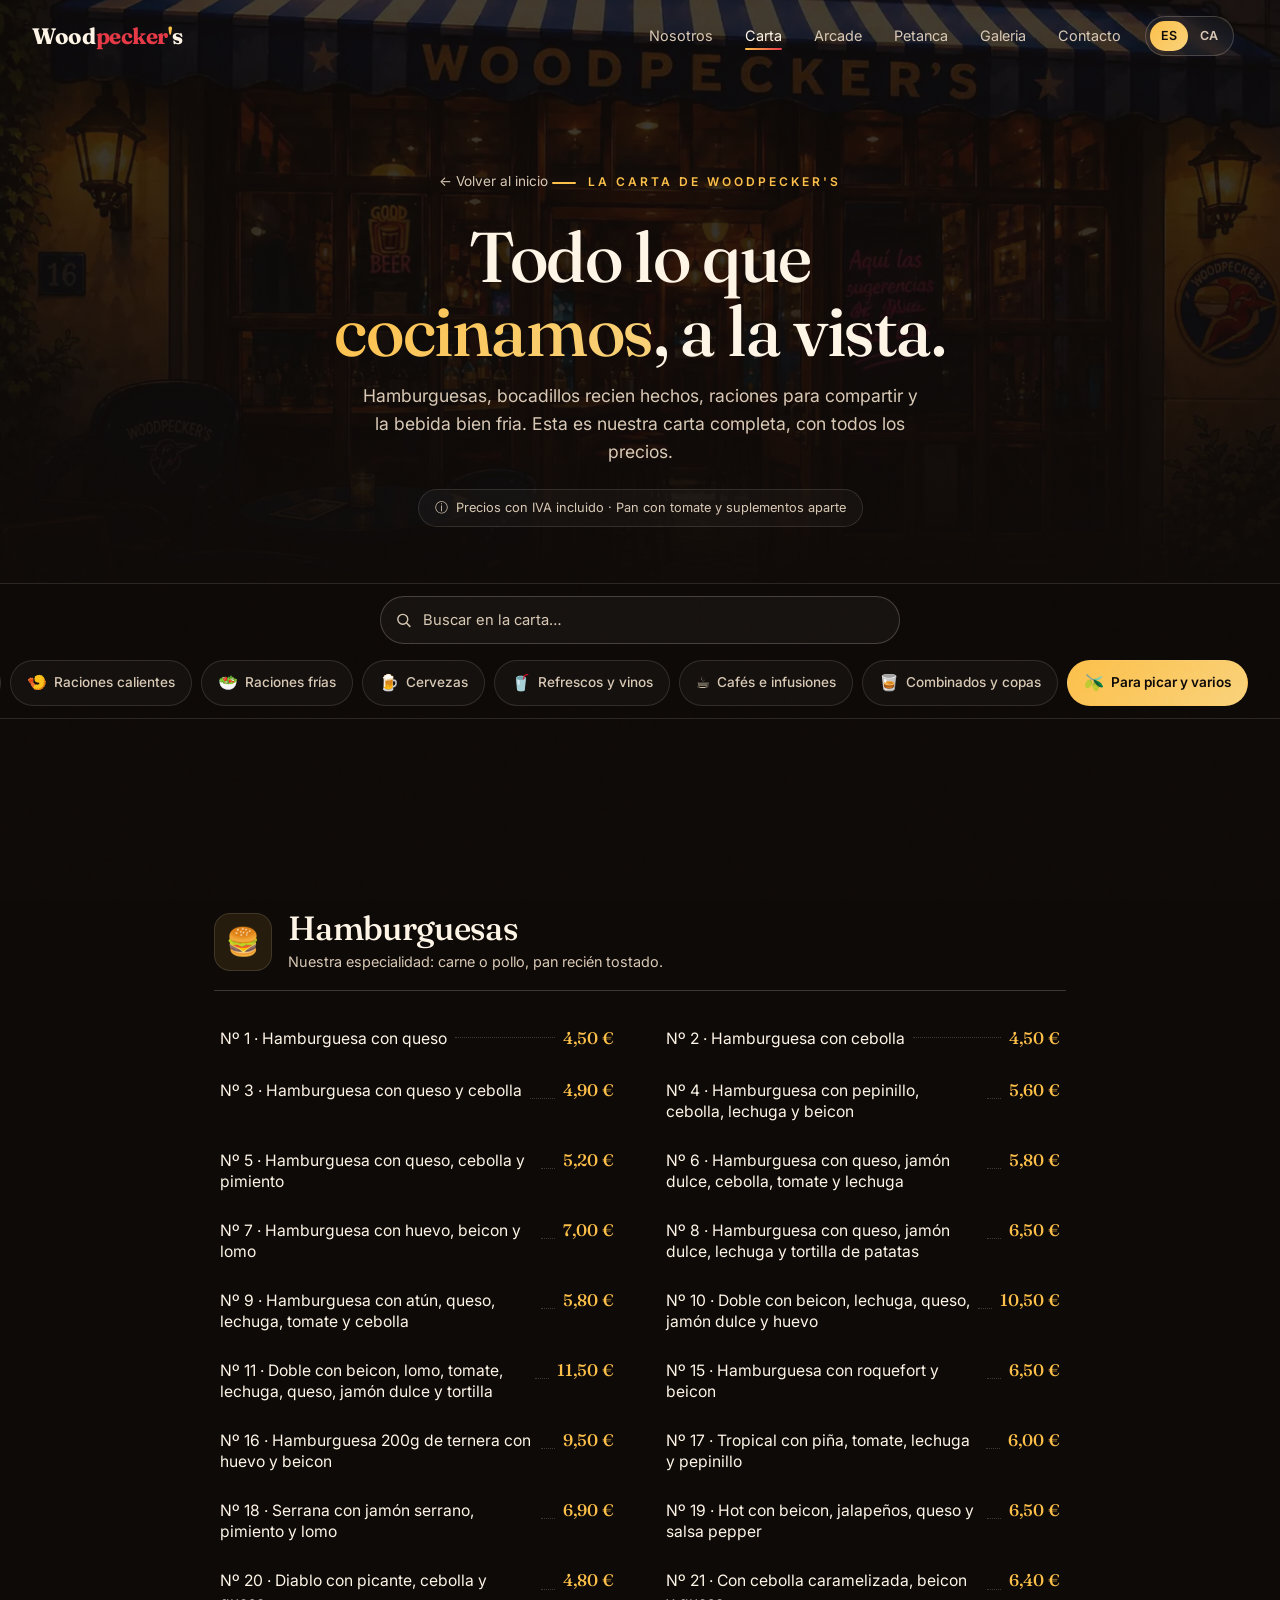
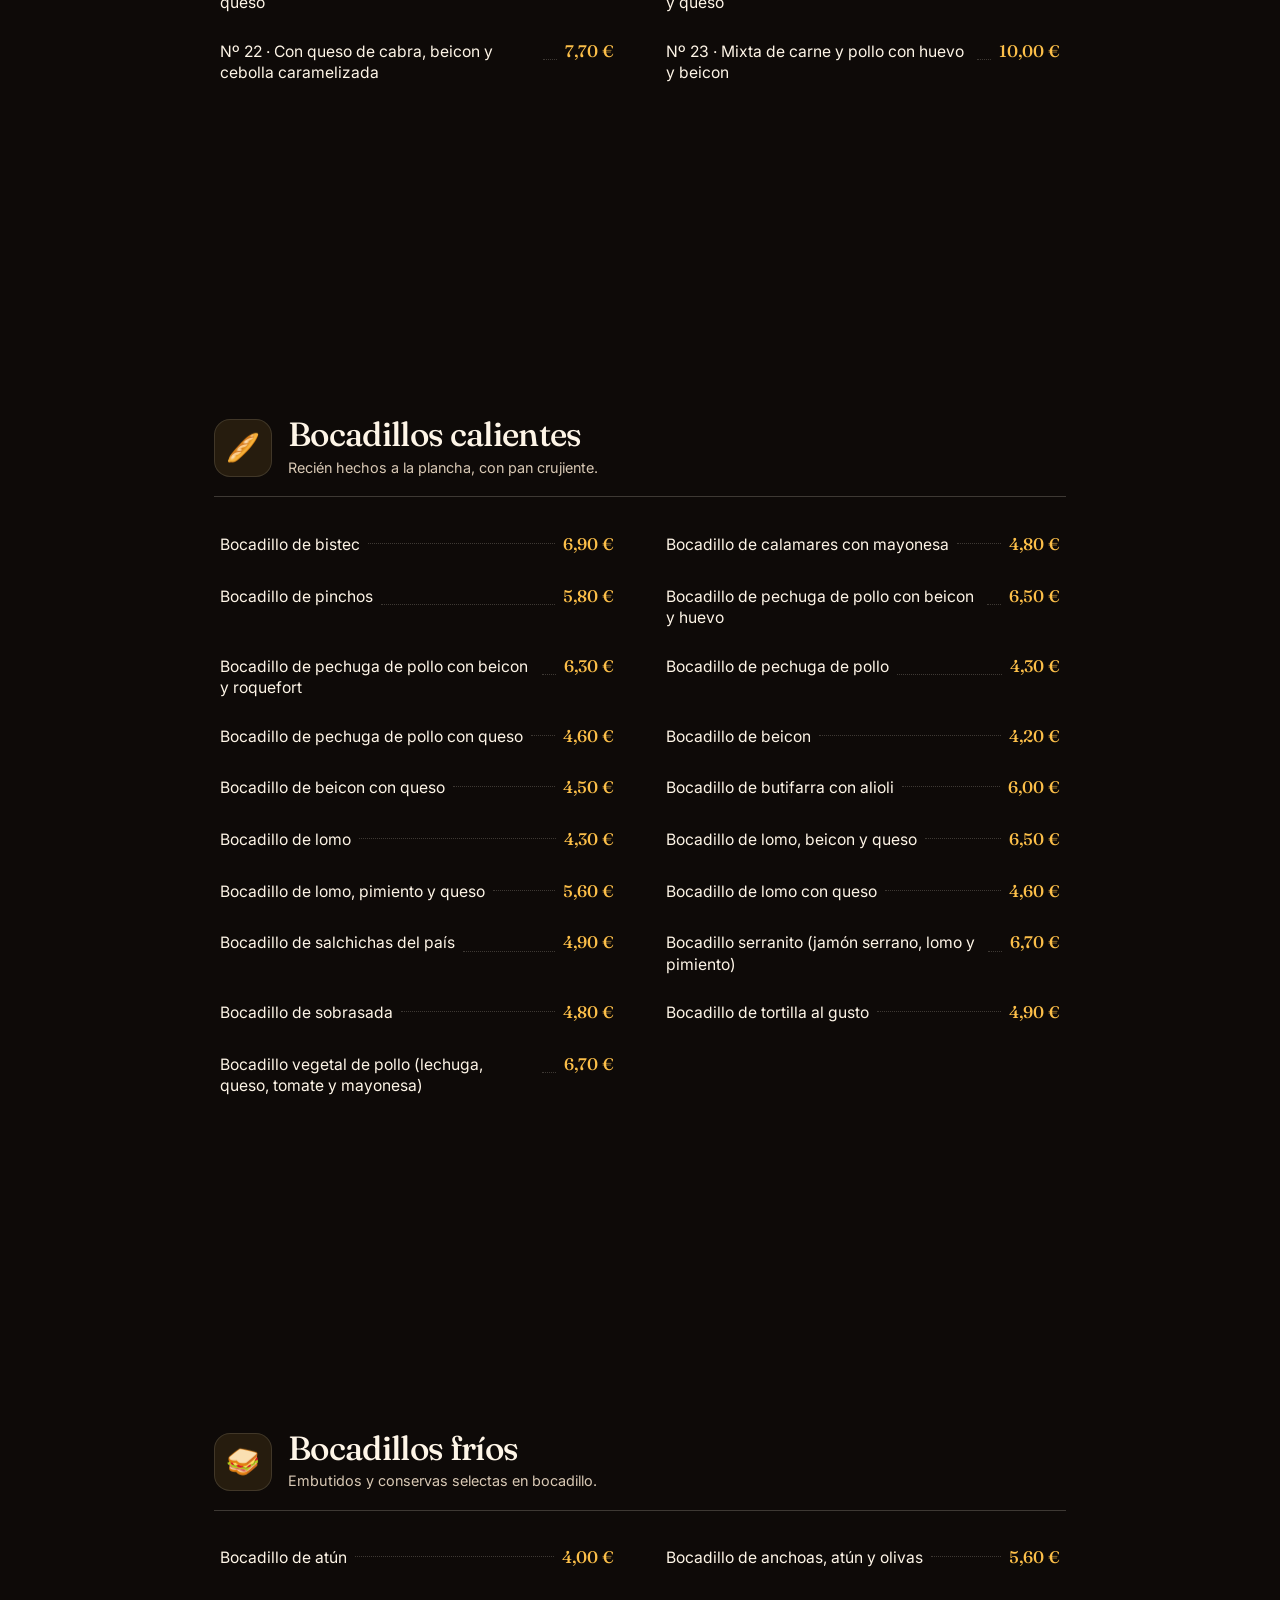
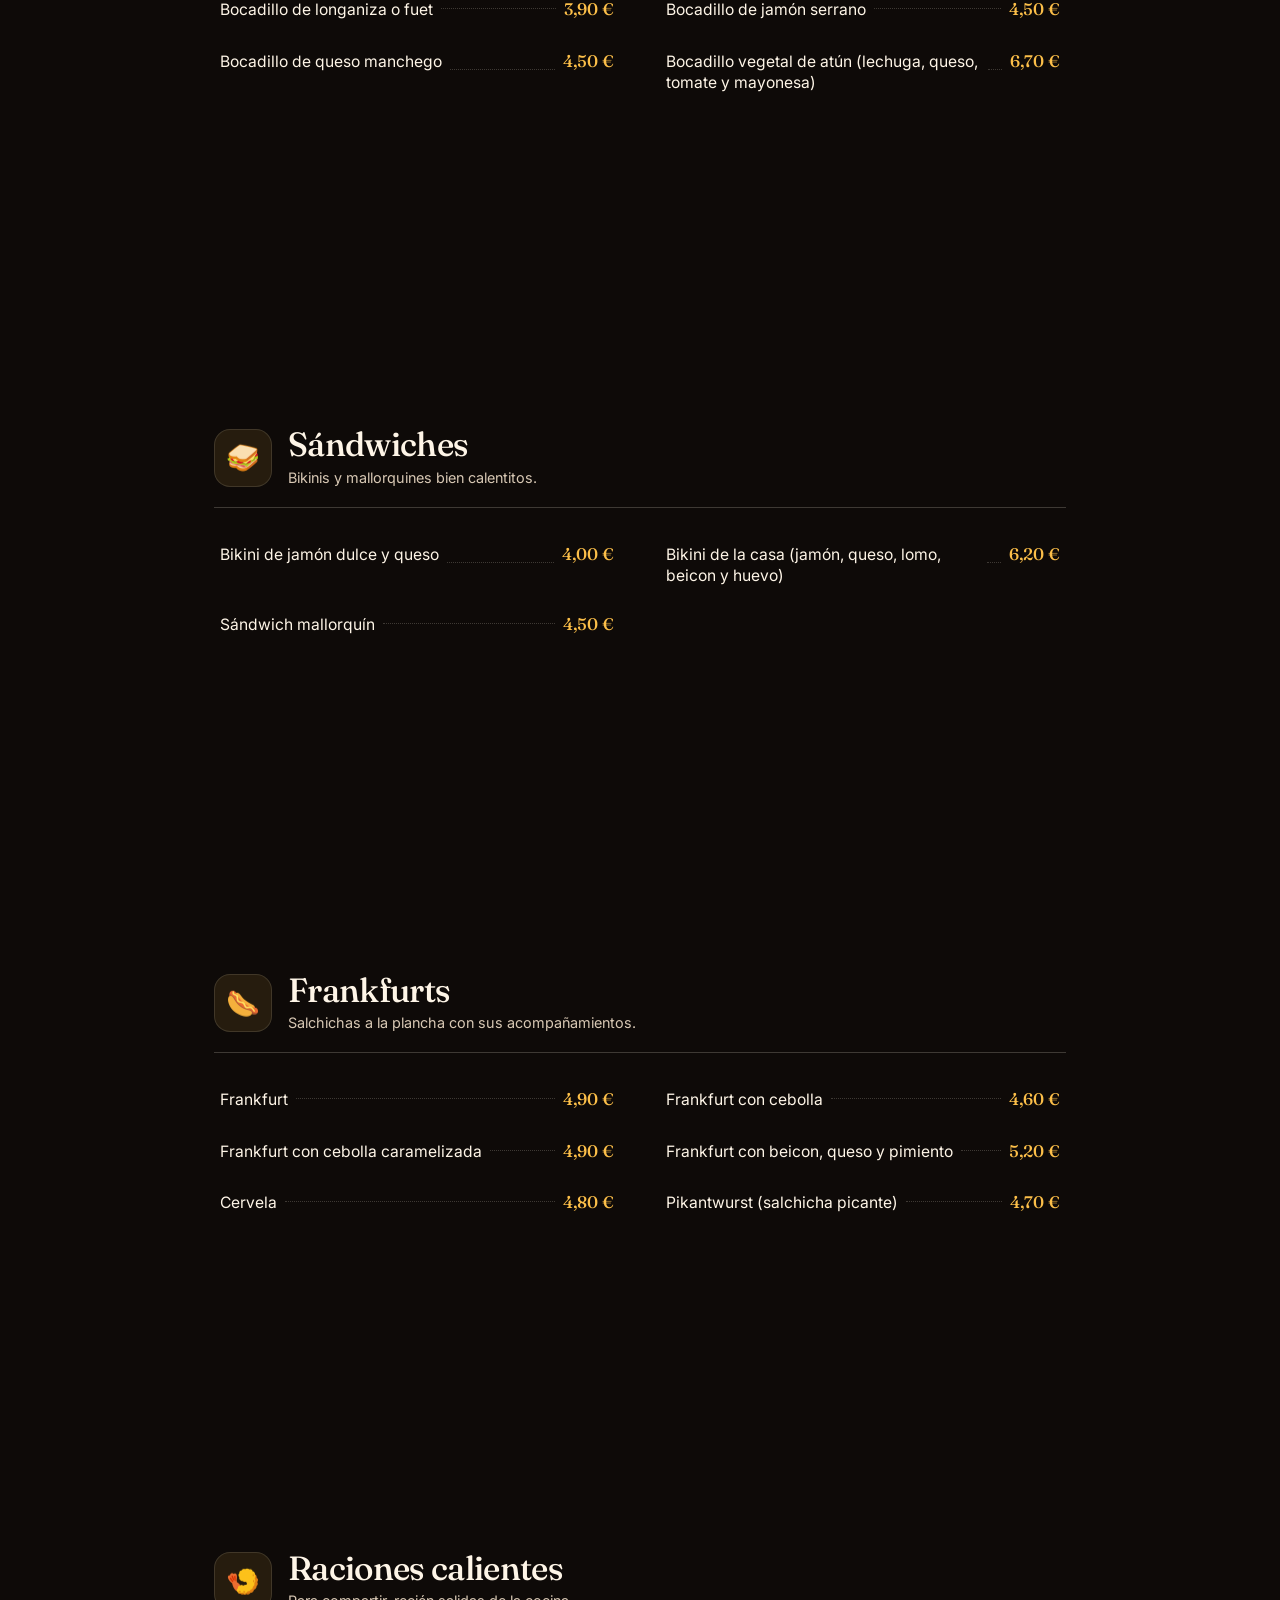
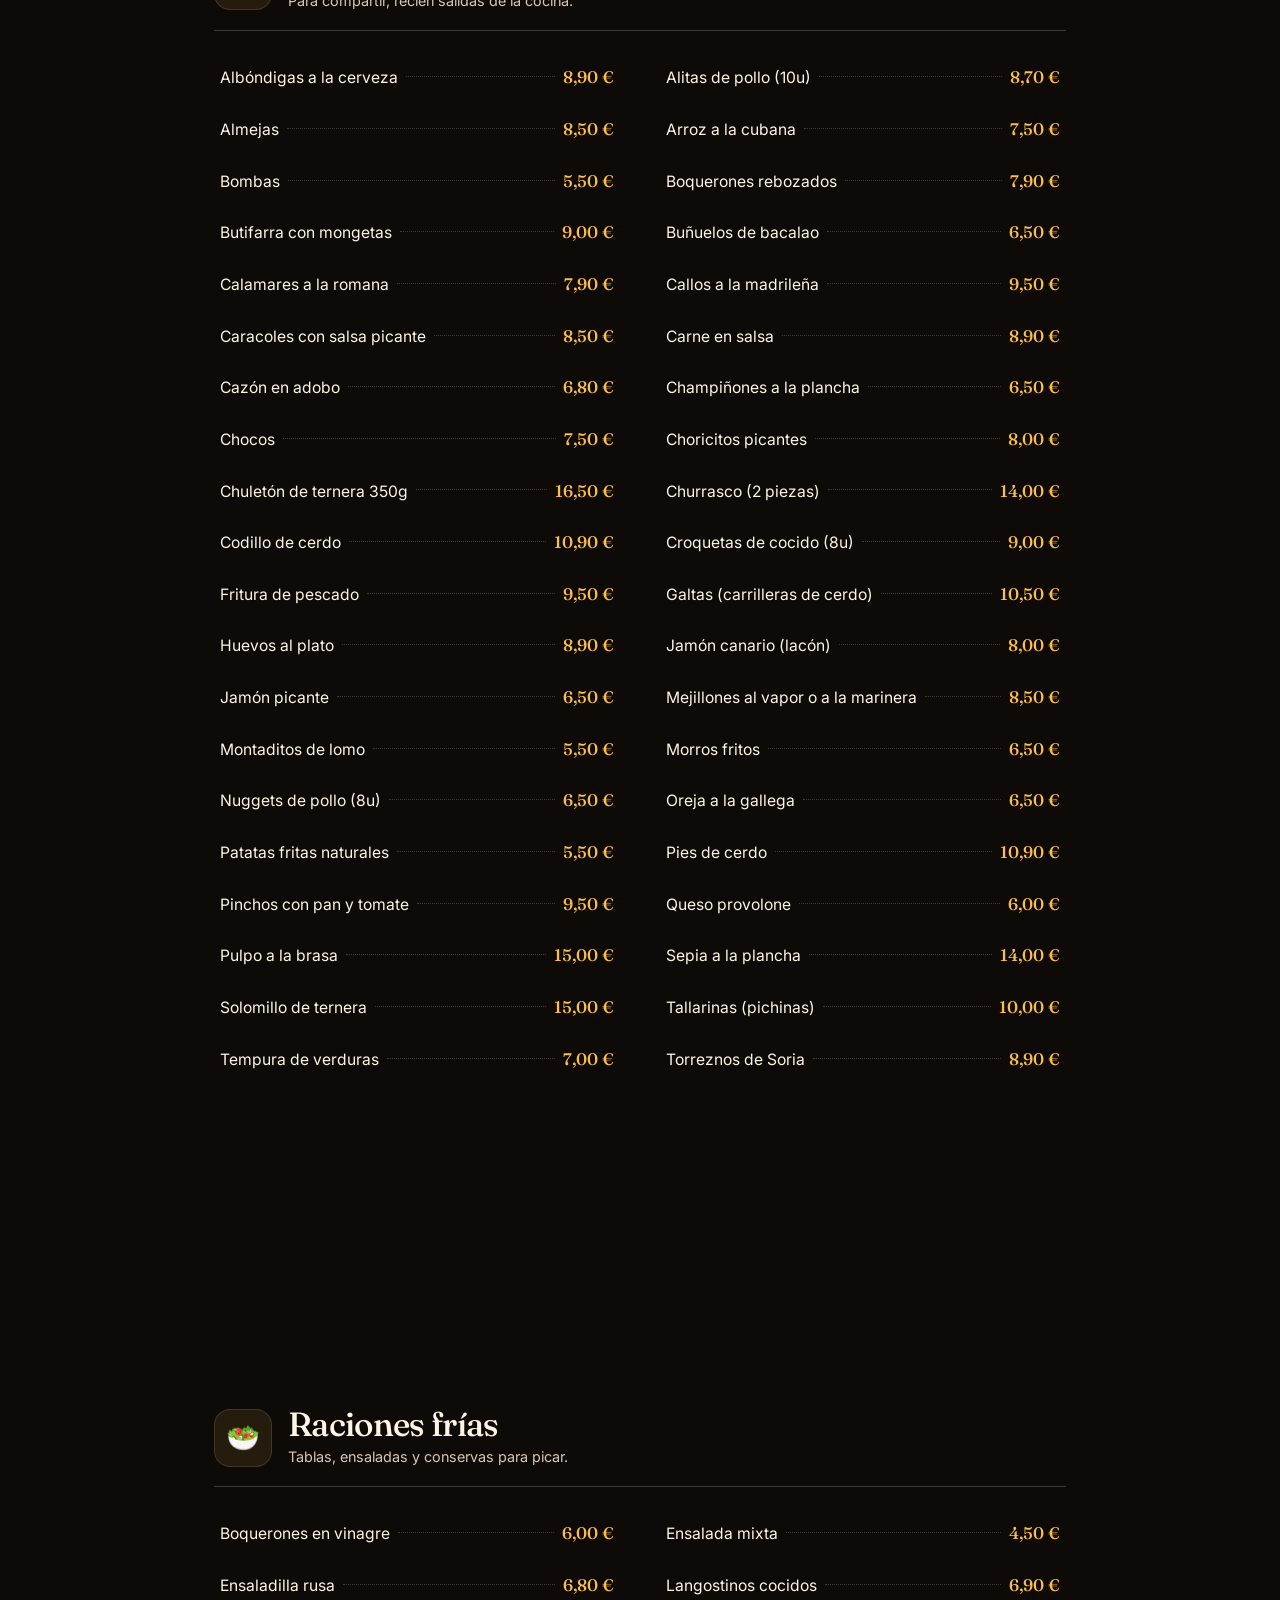
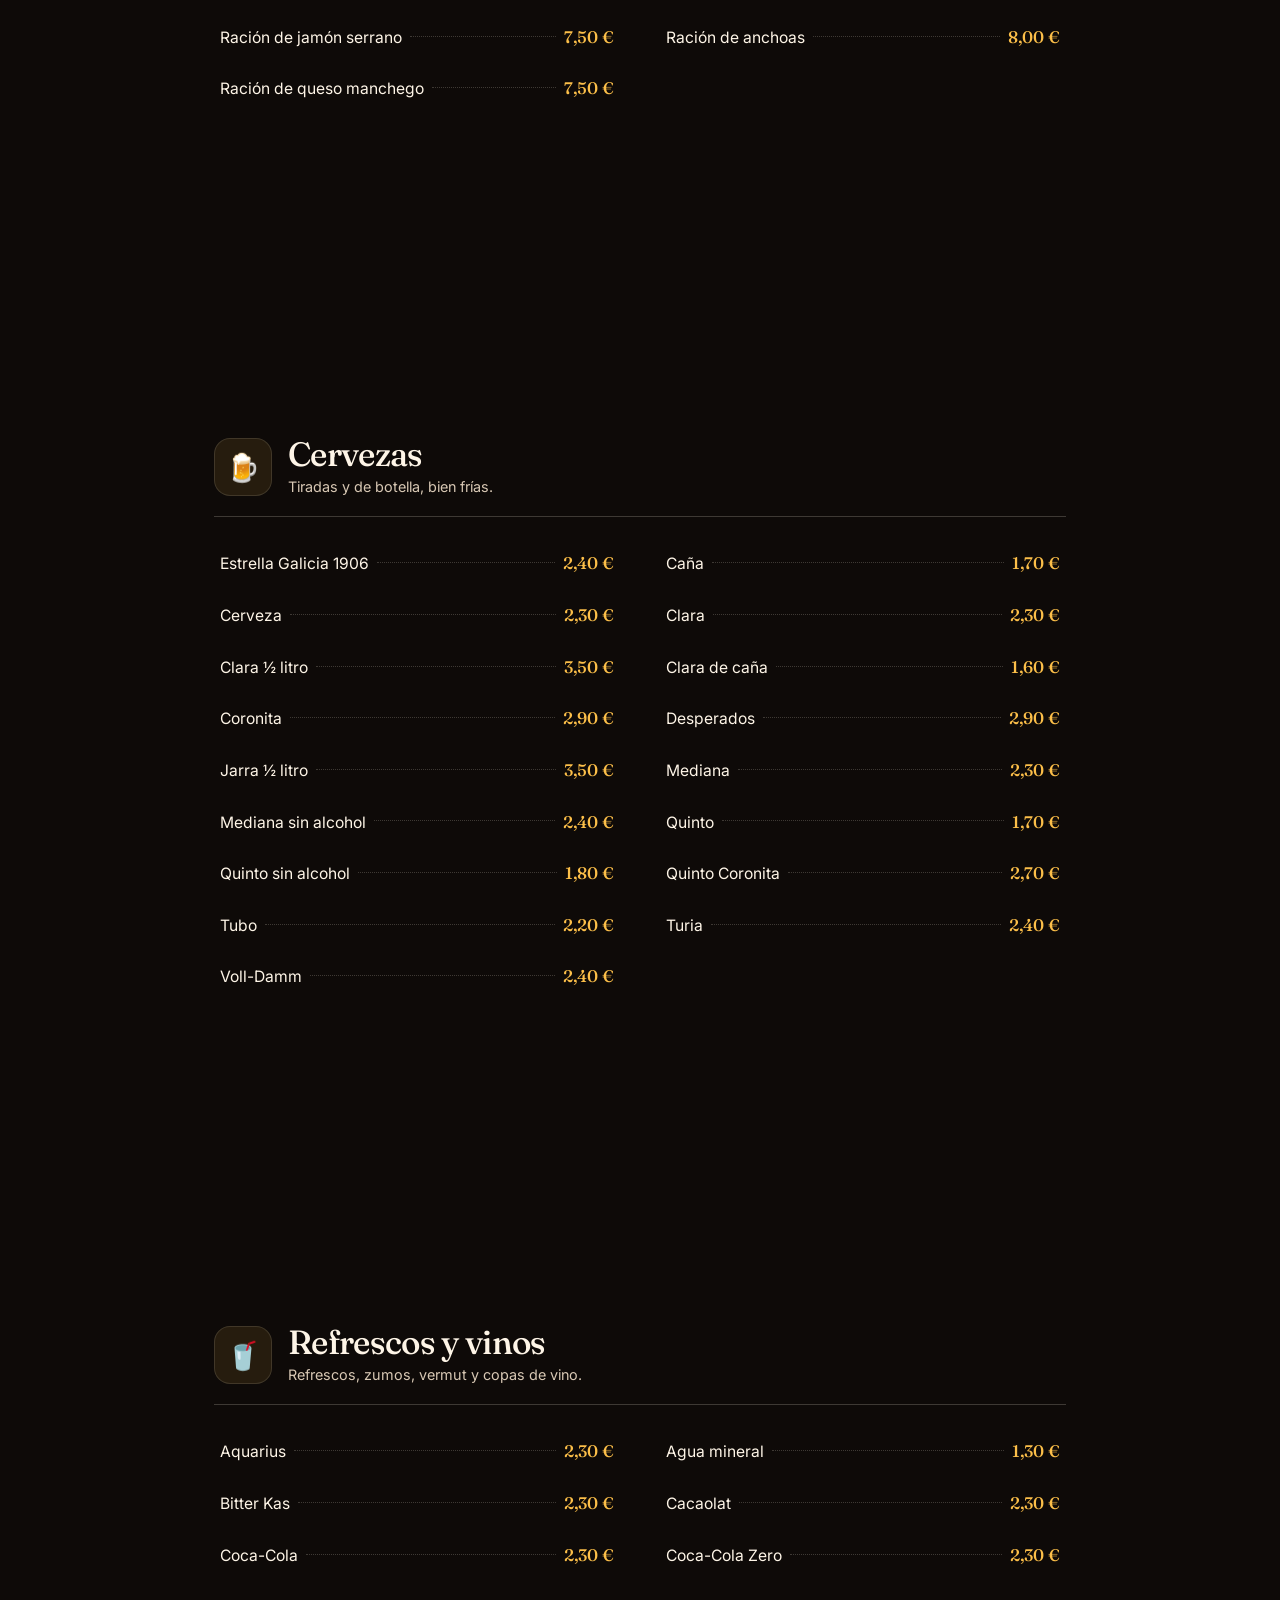
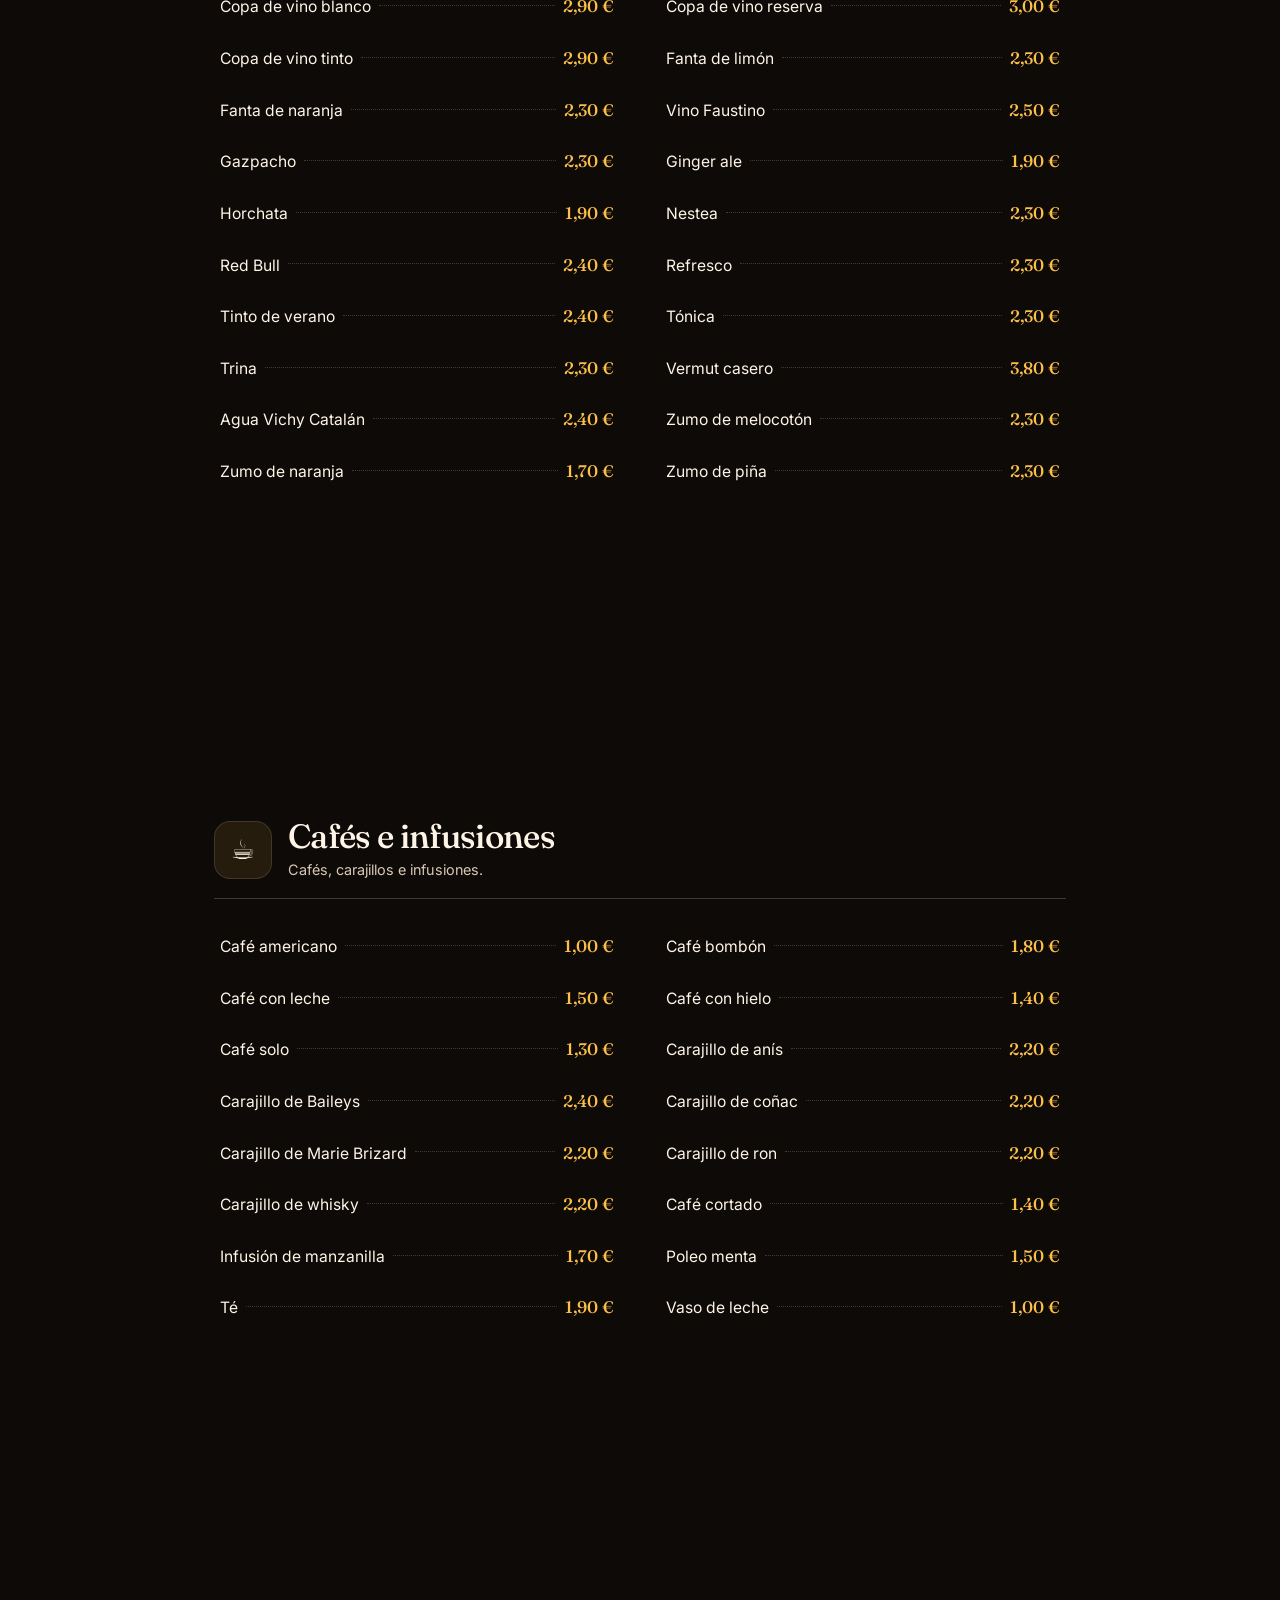
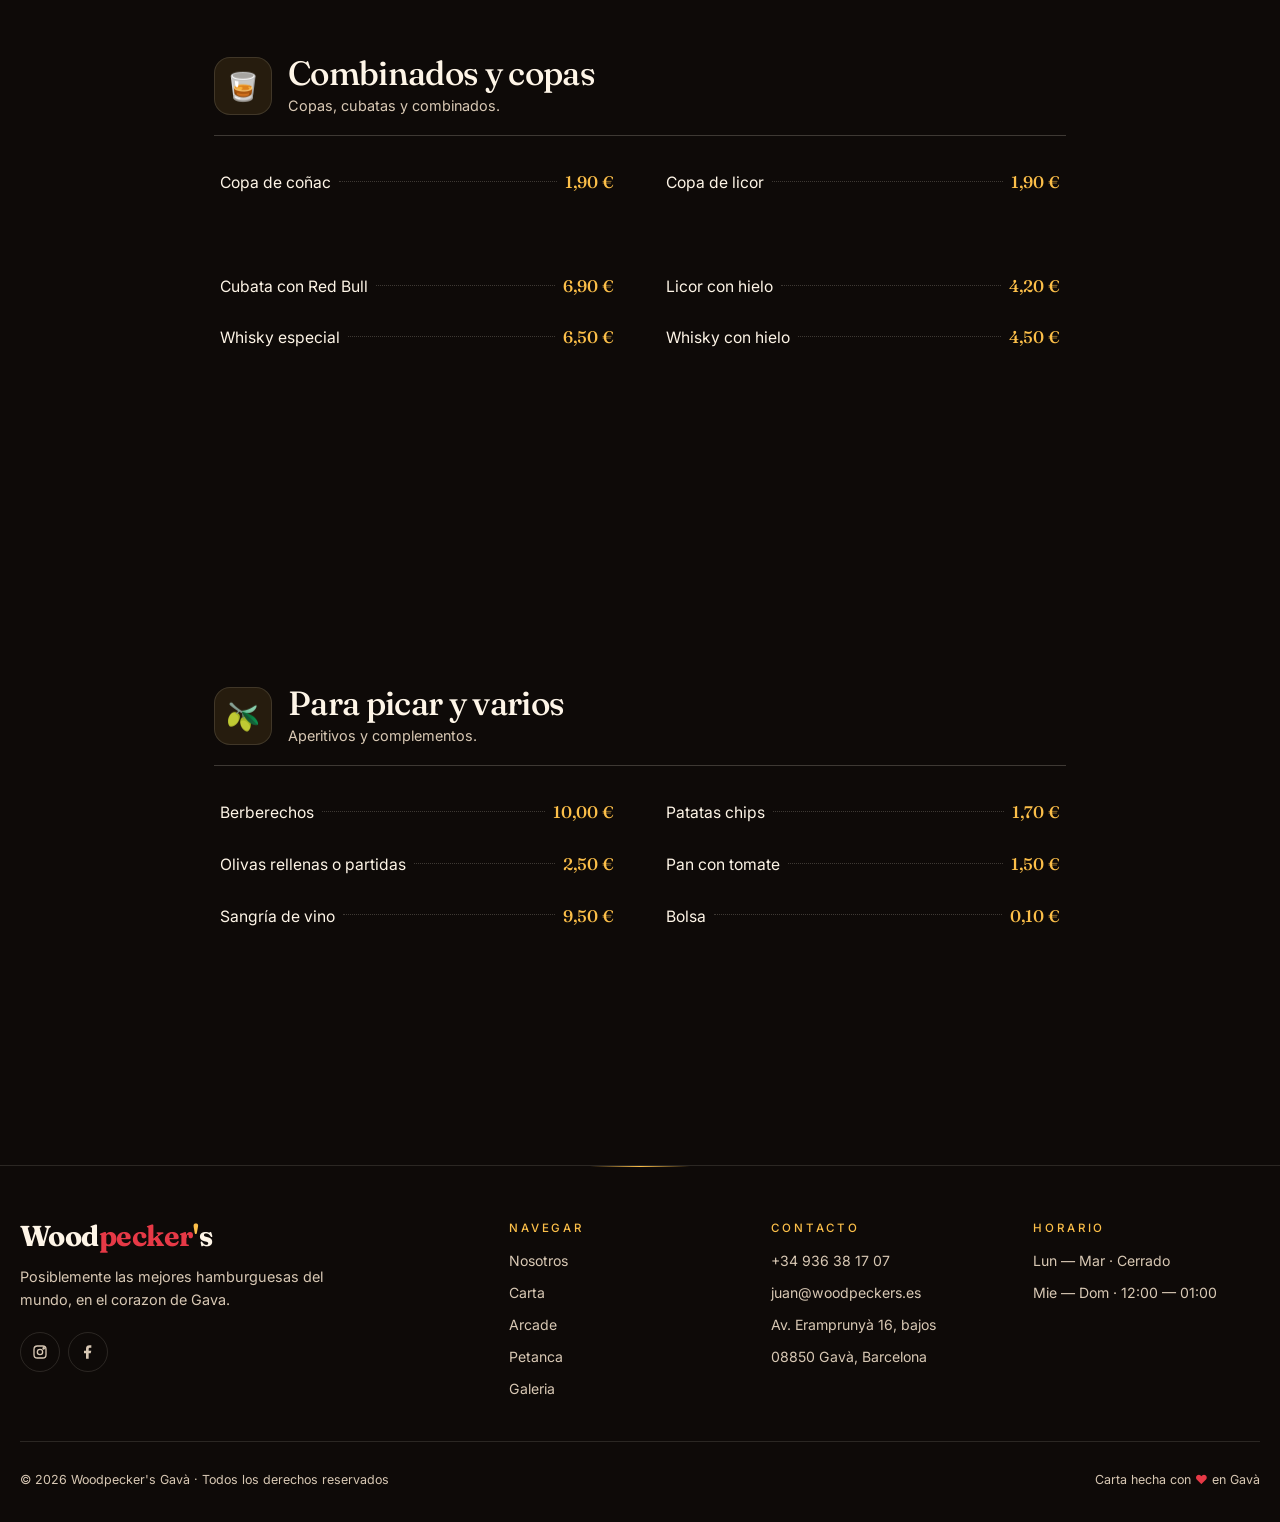
<file: carta.html>
<!DOCTYPE html>
<html lang="es">
<head>
<meta charset="UTF-8" />
<meta name="viewport" content="width=device-width, initial-scale=1.0, viewport-fit=cover" />
<meta name="theme-color" content="#0e0a08" />
<meta name="description" content="Carta de Woodpecker's Gavà — hamburguesas, bocadillos, frankfurts, raciones, tapas, cervezas y mucho más. Todos nuestros platos con sus precios, en español y catalán." />
<meta property="og:title" content="Carta · Woodpecker's Gavà" />
<meta property="og:description" content="Hamburguesas, bocadillos, raciones, cervezas y tapas. Toda nuestra carta con precios." />
<meta property="og:type" content="website" />
<meta property="og:url" content="https://woodpeckers.es/carta.html" />
<meta property="og:image" content="https://woodpeckers.es/img/hero.webp" />
<meta property="og:locale" content="es_ES" />
<meta property="og:site_name" content="Woodpecker's Gavà" />
<meta name="robots" content="index, follow" />
<link rel="canonical" href="https://woodpeckers.es/carta.html" />
<title>Carta · Woodpecker's Gavà</title>

<link rel="icon" href="data:image/svg+xml,%3Csvg xmlns='http://www.w3.org/2000/svg' viewBox='0 0 100 100'%3E%3Ctext y='.9em' font-size='90'%3E🍔%3C/text%3E%3C/svg%3E" />

<link rel="preconnect" href="https://fonts.googleapis.com">
<link rel="preconnect" href="https://fonts.gstatic.com" crossorigin>
<link rel="preload" as="image" href="img/hero.webp" fetchpriority="high" />
<link href="https://fonts.googleapis.com/css2?family=Fraunces:ital,opsz,wght@0,9..144,300;0,9..144,500;0,9..144,700;0,9..144,900;1,9..144,500&family=Inter:wght@300;400;500;600;700&family=VT323&display=swap" rel="stylesheet">
<link rel="stylesheet" href="css/base.css" />

<style>
/* Estilos especificos de la carta (el resto esta en css/base.css) */

body::before {
  content: "";
  position: fixed; inset: 0; pointer-events: none; z-index: 999;
  opacity: .06; mix-blend-mode: overlay;
  background-image: url("data:image/svg+xml,%3Csvg viewBox='0 0 200 200' xmlns='http://www.w3.org/2000/svg'%3E%3Cfilter id='n'%3E%3CfeTurbulence type='fractalNoise' baseFrequency='0.9' numOctaves='3' stitchTiles='stitch'/%3E%3C/filter%3E%3Crect width='100%25' height='100%25' filter='url(%23n)'/%3E%3C/svg%3E");
}

/* ===== LANG TOGGLE (en la nav) ===== */
/* Empuja los enlaces (y, tras ellos, el selector) a la derecha,
   separandolos del logo. En movil los enlaces se ocultan y es el
   propio selector el que se va a la derecha (ver media query). */
.nav > nav { margin-left: auto; }
.lang-toggle {
  display: inline-flex; align-items: center; gap: .15rem;
  margin-left: 1.5rem; margin-right: .85rem;
  padding: .25rem; border-radius: 999px;
  border: 1px solid var(--border-strong); background: rgba(254,245,231,.04);
  -webkit-backdrop-filter: blur(8px); backdrop-filter: blur(8px);
  z-index: 160; position: relative; flex-shrink: 0;
}
.lang-opt {
  font-size: .78rem; font-weight: 600; letter-spacing: .02em;
  color: var(--cream-dim); padding: .3rem .65rem; border-radius: 999px;
  transition: color .3s, background .3s;
}
.lang-opt.active { color: var(--bg); background: var(--grad-mustard); }
@media (max-width: 900px) { .lang-toggle { margin-left: auto; } }

/* ===== HERO ===== */
.carta-hero {
  position: relative;
  padding: calc(var(--nav-h) + clamp(3rem, 9vw, 6rem)) clamp(1.25rem, 4vw, 2rem) clamp(2rem, 5vw, 3.5rem);
  text-align: center; overflow: hidden;
}
.carta-hero-bg {
  position: absolute; inset: 0; z-index: 0;
  background:
    linear-gradient(180deg, rgba(14,10,8,.78) 0%, rgba(14,10,8,.86) 55%, var(--bg) 100%),
    url('img/hero.webp') center/cover no-repeat;
  transform: scale(1.05);
}
.carta-hero-inner { position: relative; z-index: 1; max-width: 760px; margin: 0 auto; }
.carta-back { display: inline-flex; align-items: center; gap: .4rem; font-size: .85rem; color: var(--cream-dim); margin-bottom: 1rem; transition: color .3s; }
.carta-back:hover { color: var(--mustard); }
.carta-hero h1 { font-size: clamp(2.4rem, 9vw, 4.4rem); font-weight: 500; margin: .7rem 0 .9rem; }
.carta-hero h1 em { font-style: normal; }
.carta-hero p { color: var(--cream-dim); max-width: 560px; margin: 0 auto; font-size: clamp(.98rem, 2.6vw, 1.1rem); }
.carta-note {
  margin-top: 1.4rem; display: inline-flex; align-items: center; gap: .5rem;
  font-size: .8rem; color: var(--cream-dim);
  padding: .5rem 1rem; border: 1px solid var(--border); border-radius: 999px;
  background: rgba(254,245,231,.03);
}

/* ===== STICKY CATEGORY NAV ===== */
.cat-nav {
  position: sticky; top: var(--nav-h); z-index: 120;
  background: rgba(14,10,8,.82);
  -webkit-backdrop-filter: blur(14px) saturate(140%);
  backdrop-filter: blur(14px) saturate(140%);
  border-top: 1px solid var(--border); border-bottom: 1px solid var(--border);
}
.cat-nav-inner {
  max-width: var(--max); margin: 0 auto;
  display: flex; gap: .55rem; overflow-x: auto; -webkit-overflow-scrolling: touch;
  padding: .8rem clamp(1.25rem, 4vw, 2rem);
  scrollbar-width: none;
}
.cat-nav-inner::-webkit-scrollbar { display: none; }
.cat-chip {
  display: inline-flex; align-items: center; gap: .45rem;
  white-space: nowrap; flex-shrink: 0;
  font-size: .85rem; font-weight: 500; color: var(--cream-dim);
  padding: .55rem 1rem; border-radius: 999px;
  border: 1px solid var(--border); background: rgba(254,245,231,.03);
  transition: color .3s, border-color .3s, background .3s, transform .3s var(--ease-spring);
}
.cat-chip > span:first-child { font-size: 1rem; }
.cat-chip:hover { color: var(--cream); border-color: var(--mustard); background: rgba(252,191,73,.08); transform: translateY(-2px); }
.cat-chip.active { color: var(--bg); background: var(--grad-mustard); border-color: transparent; font-weight: 600; }

/* ===== SEARCH ===== */
.cat-search { max-width: var(--max); margin: 0 auto; padding: .75rem clamp(1.25rem, 4vw, 2rem) .2rem; }
.cat-search-box { position: relative; max-width: 520px; margin: 0 auto; }
.cat-search-box > svg { position: absolute; left: .95rem; top: 50%; transform: translateY(-50%); width: 17px; height: 17px; color: var(--cream-dim); pointer-events: none; }
.cat-search-input {
  width: 100%; padding: .7rem 2.6rem .7rem 2.6rem; border-radius: 999px;
  border: 1px solid var(--border-strong); background: rgba(254,245,231,.04); color: var(--cream);
  font: inherit; font-size: .92rem; transition: border-color .3s, background .3s, box-shadow .3s;
  -webkit-appearance: none; appearance: none;
}
.cat-search-input::placeholder { color: var(--cream-dim); }
.cat-search-input::-webkit-search-cancel-button { -webkit-appearance: none; }
.cat-search-input:focus { outline: none; border-color: var(--mustard); background: rgba(252,191,73,.06); box-shadow: 0 0 0 4px var(--mustard-glow); }
.cat-search-clear {
  position: absolute; right: .55rem; top: 50%; transform: translateY(-50%);
  width: 28px; height: 28px; border-radius: 50%; display: none;
  align-items: center; justify-content: center; font-size: .9rem; color: var(--cream-dim);
  transition: color .2s, background .2s;
}
.cat-search-clear.show { display: inline-flex; }
.cat-search-clear:hover { color: var(--cream); background: rgba(254,245,231,.08); }
.menu-cat[hidden], .dish[hidden] { display: none; }
.no-results { text-align: center; color: var(--cream-dim); padding: clamp(3rem, 9vw, 5rem) 1rem; display: none; }
.no-results.show { display: block; }
.no-results .nr-emoji { font-size: 2.6rem; display: block; margin-bottom: .6rem; }

/* ===== MENU ===== */
.menu-wrap {
  max-width: 980px; margin: 0 auto;
  padding: clamp(2.5rem, 6vw, 4rem) clamp(1.25rem, 4vw, 2rem) clamp(4rem, 9vw, 6rem);
}
.menu-cat { scroll-margin-top: calc(var(--nav-h) + 70px); margin-bottom: clamp(2.8rem, 6vw, 4.2rem); }
.menu-cat:last-child { margin-bottom: 0; }

.cat-head {
  display: flex; align-items: center; gap: 1rem;
  padding-bottom: 1.1rem; margin-bottom: 1.4rem;
  border-bottom: 1px solid var(--border-strong);
}
.cat-emoji {
  flex-shrink: 0; width: 58px; height: 58px;
  display: flex; align-items: center; justify-content: center;
  font-size: 1.7rem; border-radius: 16px;
  background: rgba(252,191,73,.1); border: 1px solid var(--border);
}
.cat-head h2 { font-size: clamp(1.5rem, 5vw, 2.1rem); font-weight: 500; }
.cat-head p { color: var(--cream-dim); font-size: .9rem; margin-top: .2rem; }

.dish-list {
  list-style: none;
  display: grid; grid-template-columns: repeat(2, 1fr);
  gap: .15rem 2.5rem;
}
.dish {
  display: flex; align-items: baseline; gap: .5rem;
  padding: .7rem .35rem; border-radius: var(--radius-sm);
  transition: background .3s, padding-left .3s var(--ease-out);
}
.dish:hover { background: rgba(254,245,231,.04); padding-left: .7rem; }
.dish-name { font-size: .98rem; color: var(--cream); font-weight: 400; line-height: 1.35; }
.dish-dots {
  flex: 1; align-self: center; min-width: 14px;
  border-bottom: 1.5px dotted var(--border-strong);
  transform: translateY(-1px);
}
.dish-price {
  flex-shrink: 0; font-family: 'Fraunces', serif;
  font-size: 1.05rem; font-weight: 500; color: var(--mustard);
  font-variant-numeric: tabular-nums; white-space: nowrap;
}
.dish:hover .dish-price { color: var(--cream); }

/* back to top */
.to-top {
  position: fixed; right: clamp(1rem, 4vw, 2rem); bottom: calc(1.5rem + var(--safe-bottom));
  z-index: 130; width: 48px; height: 48px; border-radius: 50%;
  display: flex; align-items: center; justify-content: center;
  background: var(--ketchup); color: var(--cream);
  box-shadow: 0 6px 20px rgba(230,57,70,.35);
  opacity: 0; visibility: hidden; transform: translateY(12px);
  transition: opacity .4s, visibility .4s, transform .4s var(--ease-spring), background .3s;
}
.to-top.show { opacity: 1; visibility: visible; transform: none; }
.to-top:hover { background: var(--mustard); color: var(--bg); transform: translateY(-3px); }

@media (max-width: 720px) {
  .dish-list { grid-template-columns: 1fr; gap: 0; }
  .cat-emoji { width: 48px; height: 48px; font-size: 1.4rem; }
}

@media print {
  .cat-nav, .to-top, .carta-back, body::before, .carta-note, .lang-toggle { display: none; }
  .carta-hero-bg { display: none; }
  .dish-price { color: #000; }
  body { color: #000; background: #fff; }
}
</style>
</head>
<body>

<a class="skip-link" href="#carta-main">Saltar a la carta</a>

<!-- SCROLL PROGRESS -->
<div class="scroll-progress" aria-hidden="true"><div class="scroll-progress-bar"></div></div>

<!-- LOADER -->
<div id="loader" aria-hidden="true">
  <div class="loader-logo">
    <span>Wood</span><span>pecker</span><span>'</span><span>s</span>
  </div>
</div>

<!-- NAV -->
<header class="nav" id="nav" role="banner">
  <a href="index.html" class="brand" aria-label="Woodpecker's Gava - Inicio">
    Wood<em>pecker</em><span class="apos">'</span>s
  </a>
  <nav aria-label="Navegacion principal">
    <ul class="nav-links">
      <li><a href="index.html#historia">Nosotros</a></li>
      <li><a href="carta.html" class="active" aria-current="page">Carta</a></li>
      <li><a href="arcade.html">Arcade</a></li>
      <li><a href="petanca.html">Petanca</a></li>
      <li><a href="index.html#galeria">Galeria</a></li>
      <li><a href="index.html#visita">Contacto</a></li>
    </ul>
  </nav>
  <div class="lang-toggle" id="langToggle" role="group" aria-label="Idioma de la carta / Idioma de la carta">
    <button class="lang-opt" type="button" data-lang="es" aria-pressed="true">ES</button>
    <button class="lang-opt" type="button" data-lang="ca" aria-pressed="false">CA</button>
  </div>
  <button class="menu-toggle" id="menuToggle" aria-label="Abrir menu" aria-expanded="false" aria-controls="mobileMenu" type="button">
    <span class="bar"></span>
    <span class="bar"></span>
  </button>
</header>

<!-- MOBILE MENU -->
<nav class="mobile-menu" id="mobileMenu" aria-label="Menu de navegacion movil" aria-hidden="true">
  <div class="mobile-menu-nav">
    <a href="index.html" class="mobile-menu-item">
      <span class="mobile-menu-icon hero-icon" aria-hidden="true">&#127968;</span>
      <div class="mobile-menu-text"><h3>Inicio</h3><p>Volver a Woodpecker's</p></div>
      <span class="mobile-menu-arrow" aria-hidden="true">&rarr;</span>
    </a>
    <a href="carta.html" class="mobile-menu-item">
      <span class="mobile-menu-icon cart-icon" aria-hidden="true">&#127828;</span>
      <div class="mobile-menu-text"><h3>Carta</h3><p>Todos nuestros platos y precios</p></div>
      <span class="mobile-menu-arrow" aria-hidden="true">&rarr;</span>
    </a>
    <a href="arcade.html" class="mobile-menu-item">
      <span class="mobile-menu-icon arcade-icon" aria-hidden="true">&#128377;&#65039;</span>
      <div class="mobile-menu-text"><h3>Arcade</h3><p>Juega mientras esperas</p></div>
      <span class="mobile-menu-arrow" aria-hidden="true">&rarr;</span>
    </a>
    <a href="petanca.html" class="mobile-menu-item">
      <span class="mobile-menu-icon petanca-icon" aria-hidden="true">&#127919;</span>
      <div class="mobile-menu-text"><h3>Petanca</h3><p>Apunta, lanza y gana la mene</p></div>
      <span class="mobile-menu-arrow" aria-hidden="true">&rarr;</span>
    </a>
    <a href="index.html#galeria" class="mobile-menu-item">
      <span class="mobile-menu-icon gallery-icon" aria-hidden="true">&#128247;</span>
      <div class="mobile-menu-text"><h3>Galeria</h3><p>Momentos en imagenes</p></div>
      <span class="mobile-menu-arrow" aria-hidden="true">&rarr;</span>
    </a>
    <a href="index.html#visita" class="mobile-menu-item">
      <span class="mobile-menu-icon contact-icon" aria-hidden="true">&#128205;</span>
      <div class="mobile-menu-text"><h3>Contacto</h3><p>Donde encontrarnos</p></div>
      <span class="mobile-menu-arrow" aria-hidden="true">&rarr;</span>
    </a>
  </div>
</nav>

<!-- HERO -->
<section class="carta-hero">
  <div class="carta-hero-bg" aria-hidden="true"></div>
  <div class="carta-hero-inner">
    <a href="index.html" class="carta-back i18n" data-es="&larr; Volver al inicio" data-ca="&larr; Tornar a l'inici">&larr; Volver al inicio</a>
    <span class="eyebrow i18n" data-es="La carta de Woodpecker's" data-ca="La carta del Woodpecker's">La carta de Woodpecker's</span>
    <h1 class="i18n-html" data-es="Todo lo que &lt;em class=&quot;grad-text-mustard&quot;&gt;cocinamos&lt;/em&gt;, a la vista." data-ca="Tot el que &lt;em class=&quot;grad-text-mustard&quot;&gt;cuinem&lt;/em&gt;, a la vista.">Todo lo que <em class="grad-text-mustard">cocinamos</em>, a la vista.</h1>
    <p class="i18n" data-es="Hamburguesas, bocadillos recien hechos, raciones para compartir y la bebida bien fria. Esta es nuestra carta completa, con todos los precios." data-ca="Hamburgueses, entrepans acabats de fer, racions per compartir i la beguda ben freda. Aquesta es la nostra carta completa, amb tots els preus.">Hamburguesas, bocadillos recien hechos, raciones para compartir y la bebida bien fria. Esta es nuestra carta completa, con todos los precios.</p>
    <div class="carta-note"><span aria-hidden="true">&#9432;</span> <span class="i18n" data-es="Precios con IVA incluido &middot; Pan con tomate y suplementos aparte" data-ca="Preus amb IVA inclos &middot; Pa amb tomaquet i suplements a part">Precios con IVA incluido &middot; Pan con tomate y suplementos aparte</span></div>
  </div>
</section>

<!-- STICKY CATEGORY NAV + BUSCADOR -->
<nav class="cat-nav" aria-label="Categorias de la carta">
  <div class="cat-search">
    <div class="cat-search-box">
      <svg viewBox="0 0 24 24" fill="none" stroke="currentColor" stroke-width="2" stroke-linecap="round" stroke-linejoin="round" aria-hidden="true"><circle cx="11" cy="11" r="7"/><path d="m21 21-4.3-4.3"/></svg>
      <input id="dishSearch" class="cat-search-input i18n-ph" type="search" inputmode="search" autocomplete="off" data-es="Buscar en la carta…" data-ca="Cerca a la carta…" aria-label="Buscar plato en la carta" />
      <button class="cat-search-clear" id="dishSearchClear" type="button" aria-label="Borrar busqueda">&#10005;</button>
    </div>
  </div>
  <div class="cat-nav-inner" id="catNav">
      <a href="#hamburguesas" class="cat-chip"><span aria-hidden="true">🍔</span><span class="i18n" data-es="Hamburguesas" data-ca="Hamburgueses">Hamburguesas</span></a>
      <a href="#b-calientes" class="cat-chip"><span aria-hidden="true">🥖</span><span class="i18n" data-es="Bocadillos calientes" data-ca="Entrepans calents">Bocadillos calientes</span></a>
      <a href="#b-frios" class="cat-chip"><span aria-hidden="true">🥪</span><span class="i18n" data-es="Bocadillos fríos" data-ca="Entrepans freds">Bocadillos fríos</span></a>
      <a href="#sandwich" class="cat-chip"><span aria-hidden="true">🥪</span><span class="i18n" data-es="Sándwiches" data-ca="Sandvitxos">Sándwiches</span></a>
      <a href="#frankfurts" class="cat-chip"><span aria-hidden="true">🌭</span><span class="i18n" data-es="Frankfurts" data-ca="Frankfurts">Frankfurts</span></a>
      <a href="#r-calientes" class="cat-chip"><span aria-hidden="true">🍤</span><span class="i18n" data-es="Raciones calientes" data-ca="Racions calentes">Raciones calientes</span></a>
      <a href="#r-frias" class="cat-chip"><span aria-hidden="true">🥗</span><span class="i18n" data-es="Raciones frías" data-ca="Racions fredes">Raciones frías</span></a>
      <a href="#cervezas" class="cat-chip"><span aria-hidden="true">🍺</span><span class="i18n" data-es="Cervezas" data-ca="Cerveses">Cervezas</span></a>
      <a href="#refrescos" class="cat-chip"><span aria-hidden="true">🥤</span><span class="i18n" data-es="Refrescos y vinos" data-ca="Refrescos i vins">Refrescos y vinos</span></a>
      <a href="#cafes" class="cat-chip"><span aria-hidden="true">☕</span><span class="i18n" data-es="Cafés e infusiones" data-ca="Cafès i infusions">Cafés e infusiones</span></a>
      <a href="#combinados" class="cat-chip"><span aria-hidden="true">🥃</span><span class="i18n" data-es="Combinados y copas" data-ca="Combinats i copes">Combinados y copas</span></a>
      <a href="#varios" class="cat-chip"><span aria-hidden="true">🫒</span><span class="i18n" data-es="Para picar y varios" data-ca="Per picar i varis">Para picar y varios</span></a>
  </div>
</nav>

<!-- MENU -->
<main id="carta-main" class="menu-wrap">
    <p class="no-results" id="noResults" role="status" aria-live="polite">
      <span class="nr-emoji" aria-hidden="true">🍽️</span>
      <span class="i18n" data-es="No encontramos ningún plato con ese nombre." data-ca="No hem trobat cap plat amb aquest nom.">No encontramos ningún plato con ese nombre.</span>
    </p>
    <section class="menu-cat" id="hamburguesas">
      <div class="cat-head reveal blur">
        <span class="cat-emoji" aria-hidden="true">🍔</span>
        <div>
          <h2 class="i18n" data-es="Hamburguesas" data-ca="Hamburgueses">Hamburguesas</h2>
          <p class="i18n" data-es="Nuestra especialidad: carne o pollo, pan recién tostado." data-ca="La nostra especialitat: carn o pollastre, pa acabat de torrar.">Nuestra especialidad: carne o pollo, pan recién tostado.</p>
        </div>
      </div>
      <ul class="dish-list">
        <li class="dish reveal">
          <span class="dish-name i18n" data-es="Nº 1 · Hamburguesa con queso" data-ca="Hamburguesa amb formatge">Nº 1 · Hamburguesa con queso</span>
          <span class="dish-dots" aria-hidden="true"></span>
          <span class="dish-price">4,50 €</span>
        </li>
        <li class="dish reveal">
          <span class="dish-name i18n" data-es="Nº 2 · Hamburguesa con cebolla" data-ca="Hamburguesa amb ceba">Nº 2 · Hamburguesa con cebolla</span>
          <span class="dish-dots" aria-hidden="true"></span>
          <span class="dish-price">4,50 €</span>
        </li>
        <li class="dish reveal">
          <span class="dish-name i18n" data-es="Nº 3 · Hamburguesa con queso y cebolla" data-ca="Hamburguesa amb formatge i ceba">Nº 3 · Hamburguesa con queso y cebolla</span>
          <span class="dish-dots" aria-hidden="true"></span>
          <span class="dish-price">4,90 €</span>
        </li>
        <li class="dish reveal">
          <span class="dish-name i18n" data-es="Nº 4 · Hamburguesa con pepinillo, cebolla, lechuga y beicon" data-ca="Hamburguesa amb cogombre, ceba, enciam i bacó">Nº 4 · Hamburguesa con pepinillo, cebolla, lechuga y beicon</span>
          <span class="dish-dots" aria-hidden="true"></span>
          <span class="dish-price">5,60 €</span>
        </li>
        <li class="dish reveal">
          <span class="dish-name i18n" data-es="Nº 5 · Hamburguesa con queso, cebolla y pimiento" data-ca="Hamburguesa amb formatge, ceba i pebrot">Nº 5 · Hamburguesa con queso, cebolla y pimiento</span>
          <span class="dish-dots" aria-hidden="true"></span>
          <span class="dish-price">5,20 €</span>
        </li>
        <li class="dish reveal">
          <span class="dish-name i18n" data-es="Nº 6 · Hamburguesa con queso, jamón dulce, cebolla, tomate y lechuga" data-ca="Hamburguesa amb formatge, pernil dolç, ceba, tomàquet i enciam">Nº 6 · Hamburguesa con queso, jamón dulce, cebolla, tomate y lechuga</span>
          <span class="dish-dots" aria-hidden="true"></span>
          <span class="dish-price">5,80 €</span>
        </li>
        <li class="dish reveal">
          <span class="dish-name i18n" data-es="Nº 7 · Hamburguesa con huevo, beicon y lomo" data-ca="Hamburguesa amb ou, bacó i llom">Nº 7 · Hamburguesa con huevo, beicon y lomo</span>
          <span class="dish-dots" aria-hidden="true"></span>
          <span class="dish-price">7,00 €</span>
        </li>
        <li class="dish reveal">
          <span class="dish-name i18n" data-es="Nº 8 · Hamburguesa con queso, jamón dulce, lechuga y tortilla de patatas" data-ca="Hamburguesa amb formatge, pernil dolç, enciam i truita de patata">Nº 8 · Hamburguesa con queso, jamón dulce, lechuga y tortilla de patatas</span>
          <span class="dish-dots" aria-hidden="true"></span>
          <span class="dish-price">6,50 €</span>
        </li>
        <li class="dish reveal">
          <span class="dish-name i18n" data-es="Nº 9 · Hamburguesa con atún, queso, lechuga, tomate y cebolla" data-ca="Hamburguesa amb tonyina, formatge, enciam, tomàquet i ceba">Nº 9 · Hamburguesa con atún, queso, lechuga, tomate y cebolla</span>
          <span class="dish-dots" aria-hidden="true"></span>
          <span class="dish-price">5,80 €</span>
        </li>
        <li class="dish reveal">
          <span class="dish-name i18n" data-es="Nº 10 · Doble con beicon, lechuga, queso, jamón dulce y huevo" data-ca="Dues hamburgueses amb bacó, enciam, formatge, pernil dolç i ou">Nº 10 · Doble con beicon, lechuga, queso, jamón dulce y huevo</span>
          <span class="dish-dots" aria-hidden="true"></span>
          <span class="dish-price">10,50 €</span>
        </li>
        <li class="dish reveal">
          <span class="dish-name i18n" data-es="Nº 11 · Doble con beicon, lomo, tomate, lechuga, queso, jamón dulce y tortilla" data-ca="Dues hamburgueses amb bacó, llom, tomàquet, enciam, formatge, pernil dolç i truita">Nº 11 · Doble con beicon, lomo, tomate, lechuga, queso, jamón dulce y tortilla</span>
          <span class="dish-dots" aria-hidden="true"></span>
          <span class="dish-price">11,50 €</span>
        </li>
        <li class="dish reveal">
          <span class="dish-name i18n" data-es="Nº 15 · Hamburguesa con roquefort y beicon" data-ca="Hamburguesa amb rocafort i bacó">Nº 15 · Hamburguesa con roquefort y beicon</span>
          <span class="dish-dots" aria-hidden="true"></span>
          <span class="dish-price">6,50 €</span>
        </li>
        <li class="dish reveal">
          <span class="dish-name i18n" data-es="Nº 16 · Hamburguesa 200g de ternera con huevo y beicon" data-ca="Hamburguesa 200g de vedella amb ou i bacó">Nº 16 · Hamburguesa 200g de ternera con huevo y beicon</span>
          <span class="dish-dots" aria-hidden="true"></span>
          <span class="dish-price">9,50 €</span>
        </li>
        <li class="dish reveal">
          <span class="dish-name i18n" data-es="Nº 17 · Tropical con piña, tomate, lechuga y pepinillo" data-ca="Hamburguesa tropical amb pinya, tomàquet, enciam i cogombre">Nº 17 · Tropical con piña, tomate, lechuga y pepinillo</span>
          <span class="dish-dots" aria-hidden="true"></span>
          <span class="dish-price">6,00 €</span>
        </li>
        <li class="dish reveal">
          <span class="dish-name i18n" data-es="Nº 18 · Serrana con jamón serrano, pimiento y lomo" data-ca="Hamburguesa serrana amb pernil serrà, pebrot i llom">Nº 18 · Serrana con jamón serrano, pimiento y lomo</span>
          <span class="dish-dots" aria-hidden="true"></span>
          <span class="dish-price">6,90 €</span>
        </li>
        <li class="dish reveal">
          <span class="dish-name i18n" data-es="Nº 19 · Hot con beicon, jalapeños, queso y salsa pepper" data-ca="Hamburguesa hot amb bacó, jalapenys, formatge i salsa pepper">Nº 19 · Hot con beicon, jalapeños, queso y salsa pepper</span>
          <span class="dish-dots" aria-hidden="true"></span>
          <span class="dish-price">6,50 €</span>
        </li>
        <li class="dish reveal">
          <span class="dish-name i18n" data-es="Nº 20 · Diablo con picante, cebolla y queso" data-ca="Hamburguesa diable amb picant, ceba i formatge">Nº 20 · Diablo con picante, cebolla y queso</span>
          <span class="dish-dots" aria-hidden="true"></span>
          <span class="dish-price">4,80 €</span>
        </li>
        <li class="dish reveal">
          <span class="dish-name i18n" data-es="Nº 21 · Con cebolla caramelizada, beicon y queso" data-ca="Hamburguesa amb ceba caramel·litzada, bacó i formatge">Nº 21 · Con cebolla caramelizada, beicon y queso</span>
          <span class="dish-dots" aria-hidden="true"></span>
          <span class="dish-price">6,40 €</span>
        </li>
        <li class="dish reveal">
          <span class="dish-name i18n" data-es="Nº 22 · Con queso de cabra, beicon y cebolla caramelizada" data-ca="Hamburguesa amb formatge de cabra, bacó i ceba caramel·litzada">Nº 22 · Con queso de cabra, beicon y cebolla caramelizada</span>
          <span class="dish-dots" aria-hidden="true"></span>
          <span class="dish-price">7,70 €</span>
        </li>
        <li class="dish reveal">
          <span class="dish-name i18n" data-es="Nº 23 · Mixta de carne y pollo con huevo y beicon" data-ca="Hamburguesa mixta de carn i pollastre amb ou i bacó">Nº 23 · Mixta de carne y pollo con huevo y beicon</span>
          <span class="dish-dots" aria-hidden="true"></span>
          <span class="dish-price">10,00 €</span>
        </li>
      </ul>
    </section>

    <section class="menu-cat" id="b-calientes">
      <div class="cat-head reveal blur">
        <span class="cat-emoji" aria-hidden="true">🥖</span>
        <div>
          <h2 class="i18n" data-es="Bocadillos calientes" data-ca="Entrepans calents">Bocadillos calientes</h2>
          <p class="i18n" data-es="Recién hechos a la plancha, con pan crujiente." data-ca="Acabats de fer a la planxa, amb pa cruixent.">Recién hechos a la plancha, con pan crujiente.</p>
        </div>
      </div>
      <ul class="dish-list">
        <li class="dish reveal">
          <span class="dish-name i18n" data-es="Bocadillo de bistec" data-ca="Entrepà de bistec">Bocadillo de bistec</span>
          <span class="dish-dots" aria-hidden="true"></span>
          <span class="dish-price">6,90 €</span>
        </li>
        <li class="dish reveal">
          <span class="dish-name i18n" data-es="Bocadillo de calamares con mayonesa" data-ca="Entrepà de calamars amb maionesa">Bocadillo de calamares con mayonesa</span>
          <span class="dish-dots" aria-hidden="true"></span>
          <span class="dish-price">4,80 €</span>
        </li>
        <li class="dish reveal">
          <span class="dish-name i18n" data-es="Bocadillo de pinchos" data-ca="Entrepà de pinxos">Bocadillo de pinchos</span>
          <span class="dish-dots" aria-hidden="true"></span>
          <span class="dish-price">5,80 €</span>
        </li>
        <li class="dish reveal">
          <span class="dish-name i18n" data-es="Bocadillo de pechuga de pollo con beicon y huevo" data-ca="Entrepà de pit de pollastre amb bacó i ou">Bocadillo de pechuga de pollo con beicon y huevo</span>
          <span class="dish-dots" aria-hidden="true"></span>
          <span class="dish-price">6,50 €</span>
        </li>
        <li class="dish reveal">
          <span class="dish-name i18n" data-es="Bocadillo de pechuga de pollo con beicon y roquefort" data-ca="Entrepà de pit de pollastre amb bacó i rocafort">Bocadillo de pechuga de pollo con beicon y roquefort</span>
          <span class="dish-dots" aria-hidden="true"></span>
          <span class="dish-price">6,30 €</span>
        </li>
        <li class="dish reveal">
          <span class="dish-name i18n" data-es="Bocadillo de pechuga de pollo" data-ca="Entrepà de pit de pollastre">Bocadillo de pechuga de pollo</span>
          <span class="dish-dots" aria-hidden="true"></span>
          <span class="dish-price">4,30 €</span>
        </li>
        <li class="dish reveal">
          <span class="dish-name i18n" data-es="Bocadillo de pechuga de pollo con queso" data-ca="Entrepà de pit de pollastre amb formatge">Bocadillo de pechuga de pollo con queso</span>
          <span class="dish-dots" aria-hidden="true"></span>
          <span class="dish-price">4,60 €</span>
        </li>
        <li class="dish reveal">
          <span class="dish-name i18n" data-es="Bocadillo de beicon" data-ca="Entrepà de bacó">Bocadillo de beicon</span>
          <span class="dish-dots" aria-hidden="true"></span>
          <span class="dish-price">4,20 €</span>
        </li>
        <li class="dish reveal">
          <span class="dish-name i18n" data-es="Bocadillo de beicon con queso" data-ca="Entrepà de bacó amb formatge">Bocadillo de beicon con queso</span>
          <span class="dish-dots" aria-hidden="true"></span>
          <span class="dish-price">4,50 €</span>
        </li>
        <li class="dish reveal">
          <span class="dish-name i18n" data-es="Bocadillo de butifarra con alioli" data-ca="Entrepà de botifarra amb all i oli">Bocadillo de butifarra con alioli</span>
          <span class="dish-dots" aria-hidden="true"></span>
          <span class="dish-price">6,00 €</span>
        </li>
        <li class="dish reveal">
          <span class="dish-name i18n" data-es="Bocadillo de lomo" data-ca="Entrepà de llom">Bocadillo de lomo</span>
          <span class="dish-dots" aria-hidden="true"></span>
          <span class="dish-price">4,30 €</span>
        </li>
        <li class="dish reveal">
          <span class="dish-name i18n" data-es="Bocadillo de lomo, beicon y queso" data-ca="Entrepà de llom, bacó i formatge">Bocadillo de lomo, beicon y queso</span>
          <span class="dish-dots" aria-hidden="true"></span>
          <span class="dish-price">6,50 €</span>
        </li>
        <li class="dish reveal">
          <span class="dish-name i18n" data-es="Bocadillo de lomo, pimiento y queso" data-ca="Entrepà de llom, pebrot i formatge">Bocadillo de lomo, pimiento y queso</span>
          <span class="dish-dots" aria-hidden="true"></span>
          <span class="dish-price">5,60 €</span>
        </li>
        <li class="dish reveal">
          <span class="dish-name i18n" data-es="Bocadillo de lomo con queso" data-ca="Entrepà de llom amb formatge">Bocadillo de lomo con queso</span>
          <span class="dish-dots" aria-hidden="true"></span>
          <span class="dish-price">4,60 €</span>
        </li>
        <li class="dish reveal">
          <span class="dish-name i18n" data-es="Bocadillo de salchichas del país" data-ca="Entrepà de salsitxes del país">Bocadillo de salchichas del país</span>
          <span class="dish-dots" aria-hidden="true"></span>
          <span class="dish-price">4,90 €</span>
        </li>
        <li class="dish reveal">
          <span class="dish-name i18n" data-es="Bocadillo serranito (jamón serrano, lomo y pimiento)" data-ca="Entrepà serranito (pernil serrà, llom i pebrot)">Bocadillo serranito (jamón serrano, lomo y pimiento)</span>
          <span class="dish-dots" aria-hidden="true"></span>
          <span class="dish-price">6,70 €</span>
        </li>
        <li class="dish reveal">
          <span class="dish-name i18n" data-es="Bocadillo de sobrasada" data-ca="Entrepà de sobrassada">Bocadillo de sobrasada</span>
          <span class="dish-dots" aria-hidden="true"></span>
          <span class="dish-price">4,80 €</span>
        </li>
        <li class="dish reveal">
          <span class="dish-name i18n" data-es="Bocadillo de tortilla al gusto" data-ca="Entrepà de truita al gust">Bocadillo de tortilla al gusto</span>
          <span class="dish-dots" aria-hidden="true"></span>
          <span class="dish-price">4,90 €</span>
        </li>
        <li class="dish reveal">
          <span class="dish-name i18n" data-es="Bocadillo vegetal de pollo (lechuga, queso, tomate y mayonesa)" data-ca="Entrepà vegetal de pollastre (enciam, formatge, tomàquet i maionesa)">Bocadillo vegetal de pollo (lechuga, queso, tomate y mayonesa)</span>
          <span class="dish-dots" aria-hidden="true"></span>
          <span class="dish-price">6,70 €</span>
        </li>
      </ul>
    </section>

    <section class="menu-cat" id="b-frios">
      <div class="cat-head reveal blur">
        <span class="cat-emoji" aria-hidden="true">🥪</span>
        <div>
          <h2 class="i18n" data-es="Bocadillos fríos" data-ca="Entrepans freds">Bocadillos fríos</h2>
          <p class="i18n" data-es="Embutidos y conservas selectas en bocadillo." data-ca="Embotits i conserves selectes en entrepà.">Embutidos y conservas selectas en bocadillo.</p>
        </div>
      </div>
      <ul class="dish-list">
        <li class="dish reveal">
          <span class="dish-name i18n" data-es="Bocadillo de atún" data-ca="Entrepà de tonyina">Bocadillo de atún</span>
          <span class="dish-dots" aria-hidden="true"></span>
          <span class="dish-price">4,00 €</span>
        </li>
        <li class="dish reveal">
          <span class="dish-name i18n" data-es="Bocadillo de anchoas, atún y olivas" data-ca="Entrepà d&#x27;anxoves, tonyina i olives">Bocadillo de anchoas, atún y olivas</span>
          <span class="dish-dots" aria-hidden="true"></span>
          <span class="dish-price">5,60 €</span>
        </li>
        <li class="dish reveal">
          <span class="dish-name i18n" data-es="Bocadillo de longaniza o fuet" data-ca="Entrepà de llonganissa o fuet">Bocadillo de longaniza o fuet</span>
          <span class="dish-dots" aria-hidden="true"></span>
          <span class="dish-price">3,90 €</span>
        </li>
        <li class="dish reveal">
          <span class="dish-name i18n" data-es="Bocadillo de jamón serrano" data-ca="Entrepà de pernil serrà">Bocadillo de jamón serrano</span>
          <span class="dish-dots" aria-hidden="true"></span>
          <span class="dish-price">4,50 €</span>
        </li>
        <li class="dish reveal">
          <span class="dish-name i18n" data-es="Bocadillo de queso manchego" data-ca="Entrepà de formatge manxec">Bocadillo de queso manchego</span>
          <span class="dish-dots" aria-hidden="true"></span>
          <span class="dish-price">4,50 €</span>
        </li>
        <li class="dish reveal">
          <span class="dish-name i18n" data-es="Bocadillo vegetal de atún (lechuga, queso, tomate y mayonesa)" data-ca="Entrepà vegetal de tonyina (enciam, formatge, tomàquet i maionesa)">Bocadillo vegetal de atún (lechuga, queso, tomate y mayonesa)</span>
          <span class="dish-dots" aria-hidden="true"></span>
          <span class="dish-price">6,70 €</span>
        </li>
      </ul>
    </section>

    <section class="menu-cat" id="sandwich">
      <div class="cat-head reveal blur">
        <span class="cat-emoji" aria-hidden="true">🥪</span>
        <div>
          <h2 class="i18n" data-es="Sándwiches" data-ca="Sandvitxos">Sándwiches</h2>
          <p class="i18n" data-es="Bikinis y mallorquines bien calentitos." data-ca="Bikinis i mallorquins ben calents.">Bikinis y mallorquines bien calentitos.</p>
        </div>
      </div>
      <ul class="dish-list">
        <li class="dish reveal">
          <span class="dish-name i18n" data-es="Bikini de jamón dulce y queso" data-ca="Mixt de pernil dolç i formatge">Bikini de jamón dulce y queso</span>
          <span class="dish-dots" aria-hidden="true"></span>
          <span class="dish-price">4,00 €</span>
        </li>
        <li class="dish reveal">
          <span class="dish-name i18n" data-es="Bikini de la casa (jamón, queso, lomo, beicon y huevo)" data-ca="Mixt de la casa (pernil, formatge, llom, bacó i ou)">Bikini de la casa (jamón, queso, lomo, beicon y huevo)</span>
          <span class="dish-dots" aria-hidden="true"></span>
          <span class="dish-price">6,20 €</span>
        </li>
        <li class="dish reveal">
          <span class="dish-name i18n" data-es="Sándwich mallorquín" data-ca="Sandvitx mallorquí">Sándwich mallorquín</span>
          <span class="dish-dots" aria-hidden="true"></span>
          <span class="dish-price">4,50 €</span>
        </li>
      </ul>
    </section>

    <section class="menu-cat" id="frankfurts">
      <div class="cat-head reveal blur">
        <span class="cat-emoji" aria-hidden="true">🌭</span>
        <div>
          <h2 class="i18n" data-es="Frankfurts" data-ca="Frankfurts">Frankfurts</h2>
          <p class="i18n" data-es="Salchichas a la plancha con sus acompañamientos." data-ca="Salsitxes a la planxa amb els seus acompanyaments.">Salchichas a la plancha con sus acompañamientos.</p>
        </div>
      </div>
      <ul class="dish-list">
        <li class="dish reveal">
          <span class="dish-name i18n" data-es="Frankfurt" data-ca="Frankfurt">Frankfurt</span>
          <span class="dish-dots" aria-hidden="true"></span>
          <span class="dish-price">4,90 €</span>
        </li>
        <li class="dish reveal">
          <span class="dish-name i18n" data-es="Frankfurt con cebolla" data-ca="Frankfurt amb ceba">Frankfurt con cebolla</span>
          <span class="dish-dots" aria-hidden="true"></span>
          <span class="dish-price">4,60 €</span>
        </li>
        <li class="dish reveal">
          <span class="dish-name i18n" data-es="Frankfurt con cebolla caramelizada" data-ca="Frankfurt amb ceba caramel·litzada">Frankfurt con cebolla caramelizada</span>
          <span class="dish-dots" aria-hidden="true"></span>
          <span class="dish-price">4,90 €</span>
        </li>
        <li class="dish reveal">
          <span class="dish-name i18n" data-es="Frankfurt con beicon, queso y pimiento" data-ca="Frankfurt amb bacó, formatge i pebrot">Frankfurt con beicon, queso y pimiento</span>
          <span class="dish-dots" aria-hidden="true"></span>
          <span class="dish-price">5,20 €</span>
        </li>
        <li class="dish reveal">
          <span class="dish-name i18n" data-es="Cervela" data-ca="Cervela">Cervela</span>
          <span class="dish-dots" aria-hidden="true"></span>
          <span class="dish-price">4,80 €</span>
        </li>
        <li class="dish reveal">
          <span class="dish-name i18n" data-es="Pikantwurst (salchicha picante)" data-ca="Pikantwurst (salsitxa picant)">Pikantwurst (salchicha picante)</span>
          <span class="dish-dots" aria-hidden="true"></span>
          <span class="dish-price">4,70 €</span>
        </li>
      </ul>
    </section>

    <section class="menu-cat" id="r-calientes">
      <div class="cat-head reveal blur">
        <span class="cat-emoji" aria-hidden="true">🍤</span>
        <div>
          <h2 class="i18n" data-es="Raciones calientes" data-ca="Racions calentes">Raciones calientes</h2>
          <p class="i18n" data-es="Para compartir, recién salidas de la cocina." data-ca="Per compartir, acabades de sortir de la cuina.">Para compartir, recién salidas de la cocina.</p>
        </div>
      </div>
      <ul class="dish-list">
        <li class="dish reveal">
          <span class="dish-name i18n" data-es="Albóndigas a la cerveza" data-ca="Mandonguilles a la cervesa">Albóndigas a la cerveza</span>
          <span class="dish-dots" aria-hidden="true"></span>
          <span class="dish-price">8,90 €</span>
        </li>
        <li class="dish reveal">
          <span class="dish-name i18n" data-es="Alitas de pollo (10u)" data-ca="Aletes de pollastre (10u)">Alitas de pollo (10u)</span>
          <span class="dish-dots" aria-hidden="true"></span>
          <span class="dish-price">8,70 €</span>
        </li>
        <li class="dish reveal">
          <span class="dish-name i18n" data-es="Almejas" data-ca="Cloïsses">Almejas</span>
          <span class="dish-dots" aria-hidden="true"></span>
          <span class="dish-price">8,50 €</span>
        </li>
        <li class="dish reveal">
          <span class="dish-name i18n" data-es="Arroz a la cubana" data-ca="Arròs a la cubana">Arroz a la cubana</span>
          <span class="dish-dots" aria-hidden="true"></span>
          <span class="dish-price">7,50 €</span>
        </li>
        <li class="dish reveal">
          <span class="dish-name i18n" data-es="Bombas" data-ca="Bombes">Bombas</span>
          <span class="dish-dots" aria-hidden="true"></span>
          <span class="dish-price">5,50 €</span>
        </li>
        <li class="dish reveal">
          <span class="dish-name i18n" data-es="Boquerones rebozados" data-ca="Seitons arrebossats">Boquerones rebozados</span>
          <span class="dish-dots" aria-hidden="true"></span>
          <span class="dish-price">7,90 €</span>
        </li>
        <li class="dish reveal">
          <span class="dish-name i18n" data-es="Butifarra con mongetas" data-ca="Botifarra amb mongetes">Butifarra con mongetas</span>
          <span class="dish-dots" aria-hidden="true"></span>
          <span class="dish-price">9,00 €</span>
        </li>
        <li class="dish reveal">
          <span class="dish-name i18n" data-es="Buñuelos de bacalao" data-ca="Bunyols de bacallà">Buñuelos de bacalao</span>
          <span class="dish-dots" aria-hidden="true"></span>
          <span class="dish-price">6,50 €</span>
        </li>
        <li class="dish reveal">
          <span class="dish-name i18n" data-es="Calamares a la romana" data-ca="Calamars a la romana">Calamares a la romana</span>
          <span class="dish-dots" aria-hidden="true"></span>
          <span class="dish-price">7,90 €</span>
        </li>
        <li class="dish reveal">
          <span class="dish-name i18n" data-es="Callos a la madrileña" data-ca="Tripes a la madrilenya">Callos a la madrileña</span>
          <span class="dish-dots" aria-hidden="true"></span>
          <span class="dish-price">9,50 €</span>
        </li>
        <li class="dish reveal">
          <span class="dish-name i18n" data-es="Caracoles con salsa picante" data-ca="Cargols amb salsa picant">Caracoles con salsa picante</span>
          <span class="dish-dots" aria-hidden="true"></span>
          <span class="dish-price">8,50 €</span>
        </li>
        <li class="dish reveal">
          <span class="dish-name i18n" data-es="Carne en salsa" data-ca="Carn amb salsa">Carne en salsa</span>
          <span class="dish-dots" aria-hidden="true"></span>
          <span class="dish-price">8,90 €</span>
        </li>
        <li class="dish reveal">
          <span class="dish-name i18n" data-es="Cazón en adobo" data-ca="Caella en adob">Cazón en adobo</span>
          <span class="dish-dots" aria-hidden="true"></span>
          <span class="dish-price">6,80 €</span>
        </li>
        <li class="dish reveal">
          <span class="dish-name i18n" data-es="Champiñones a la plancha" data-ca="Xampinyons a la planxa">Champiñones a la plancha</span>
          <span class="dish-dots" aria-hidden="true"></span>
          <span class="dish-price">6,50 €</span>
        </li>
        <li class="dish reveal">
          <span class="dish-name i18n" data-es="Chocos" data-ca="Rabes de calamar">Chocos</span>
          <span class="dish-dots" aria-hidden="true"></span>
          <span class="dish-price">7,50 €</span>
        </li>
        <li class="dish reveal">
          <span class="dish-name i18n" data-es="Choricitos picantes" data-ca="Xoricets picants">Choricitos picantes</span>
          <span class="dish-dots" aria-hidden="true"></span>
          <span class="dish-price">8,00 €</span>
        </li>
        <li class="dish reveal">
          <span class="dish-name i18n" data-es="Chuletón de ternera 350g" data-ca="Xuletó de vedella 350g">Chuletón de ternera 350g</span>
          <span class="dish-dots" aria-hidden="true"></span>
          <span class="dish-price">16,50 €</span>
        </li>
        <li class="dish reveal">
          <span class="dish-name i18n" data-es="Churrasco (2 piezas)" data-ca="Xurrasco (2 peces)">Churrasco (2 piezas)</span>
          <span class="dish-dots" aria-hidden="true"></span>
          <span class="dish-price">14,00 €</span>
        </li>
        <li class="dish reveal">
          <span class="dish-name i18n" data-es="Codillo de cerdo" data-ca="Colze de porc">Codillo de cerdo</span>
          <span class="dish-dots" aria-hidden="true"></span>
          <span class="dish-price">10,90 €</span>
        </li>
        <li class="dish reveal">
          <span class="dish-name i18n" data-es="Croquetas de cocido (8u)" data-ca="Croquetes de carn d&#x27;olla (8u)">Croquetas de cocido (8u)</span>
          <span class="dish-dots" aria-hidden="true"></span>
          <span class="dish-price">9,00 €</span>
        </li>
        <li class="dish reveal">
          <span class="dish-name i18n" data-es="Fritura de pescado" data-ca="Fritada de peix">Fritura de pescado</span>
          <span class="dish-dots" aria-hidden="true"></span>
          <span class="dish-price">9,50 €</span>
        </li>
        <li class="dish reveal">
          <span class="dish-name i18n" data-es="Galtas (carrilleras de cerdo)" data-ca="Galtes de porc">Galtas (carrilleras de cerdo)</span>
          <span class="dish-dots" aria-hidden="true"></span>
          <span class="dish-price">10,50 €</span>
        </li>
        <li class="dish reveal">
          <span class="dish-name i18n" data-es="Huevos al plato" data-ca="Ous al plat">Huevos al plato</span>
          <span class="dish-dots" aria-hidden="true"></span>
          <span class="dish-price">8,90 €</span>
        </li>
        <li class="dish reveal">
          <span class="dish-name i18n" data-es="Jamón canario (lacón)" data-ca="Lacón">Jamón canario (lacón)</span>
          <span class="dish-dots" aria-hidden="true"></span>
          <span class="dish-price">8,00 €</span>
        </li>
        <li class="dish reveal">
          <span class="dish-name i18n" data-es="Jamón picante" data-ca="Pernil picant">Jamón picante</span>
          <span class="dish-dots" aria-hidden="true"></span>
          <span class="dish-price">6,50 €</span>
        </li>
        <li class="dish reveal">
          <span class="dish-name i18n" data-es="Mejillones al vapor o a la marinera" data-ca="Musclos al vapor o a la marinera">Mejillones al vapor o a la marinera</span>
          <span class="dish-dots" aria-hidden="true"></span>
          <span class="dish-price">8,50 €</span>
        </li>
        <li class="dish reveal">
          <span class="dish-name i18n" data-es="Montaditos de lomo" data-ca="Barquetes de llom">Montaditos de lomo</span>
          <span class="dish-dots" aria-hidden="true"></span>
          <span class="dish-price">5,50 €</span>
        </li>
        <li class="dish reveal">
          <span class="dish-name i18n" data-es="Morros fritos" data-ca="Morros fregits">Morros fritos</span>
          <span class="dish-dots" aria-hidden="true"></span>
          <span class="dish-price">6,50 €</span>
        </li>
        <li class="dish reveal">
          <span class="dish-name i18n" data-es="Nuggets de pollo (8u)" data-ca="Nuggets de pollastre (8u)">Nuggets de pollo (8u)</span>
          <span class="dish-dots" aria-hidden="true"></span>
          <span class="dish-price">6,50 €</span>
        </li>
        <li class="dish reveal">
          <span class="dish-name i18n" data-es="Oreja a la gallega" data-ca="Orella a la gallega">Oreja a la gallega</span>
          <span class="dish-dots" aria-hidden="true"></span>
          <span class="dish-price">6,50 €</span>
        </li>
        <li class="dish reveal">
          <span class="dish-name i18n" data-es="Patatas fritas naturales" data-ca="Patates fregides">Patatas fritas naturales</span>
          <span class="dish-dots" aria-hidden="true"></span>
          <span class="dish-price">5,50 €</span>
        </li>
        <li class="dish reveal">
          <span class="dish-name i18n" data-es="Pies de cerdo" data-ca="Peus de porc">Pies de cerdo</span>
          <span class="dish-dots" aria-hidden="true"></span>
          <span class="dish-price">10,90 €</span>
        </li>
        <li class="dish reveal">
          <span class="dish-name i18n" data-es="Pinchos con pan y tomate" data-ca="Pinxos amb pa i tomàquet">Pinchos con pan y tomate</span>
          <span class="dish-dots" aria-hidden="true"></span>
          <span class="dish-price">9,50 €</span>
        </li>
        <li class="dish reveal">
          <span class="dish-name i18n" data-es="Queso provolone" data-ca="Formatge provolone">Queso provolone</span>
          <span class="dish-dots" aria-hidden="true"></span>
          <span class="dish-price">6,00 €</span>
        </li>
        <li class="dish reveal">
          <span class="dish-name i18n" data-es="Pulpo a la brasa" data-ca="Pop a la brasa">Pulpo a la brasa</span>
          <span class="dish-dots" aria-hidden="true"></span>
          <span class="dish-price">15,00 €</span>
        </li>
        <li class="dish reveal">
          <span class="dish-name i18n" data-es="Sepia a la plancha" data-ca="Sípia a la planxa">Sepia a la plancha</span>
          <span class="dish-dots" aria-hidden="true"></span>
          <span class="dish-price">14,00 €</span>
        </li>
        <li class="dish reveal">
          <span class="dish-name i18n" data-es="Solomillo de ternera" data-ca="Filet de vedella">Solomillo de ternera</span>
          <span class="dish-dots" aria-hidden="true"></span>
          <span class="dish-price">15,00 €</span>
        </li>
        <li class="dish reveal">
          <span class="dish-name i18n" data-es="Tallarinas (pichinas)" data-ca="Tellerines (petxines)">Tallarinas (pichinas)</span>
          <span class="dish-dots" aria-hidden="true"></span>
          <span class="dish-price">10,00 €</span>
        </li>
        <li class="dish reveal">
          <span class="dish-name i18n" data-es="Tempura de verduras" data-ca="Tempura de verdura">Tempura de verduras</span>
          <span class="dish-dots" aria-hidden="true"></span>
          <span class="dish-price">7,00 €</span>
        </li>
        <li class="dish reveal">
          <span class="dish-name i18n" data-es="Torreznos de Soria" data-ca="Torreznos de Sòria">Torreznos de Soria</span>
          <span class="dish-dots" aria-hidden="true"></span>
          <span class="dish-price">8,90 €</span>
        </li>
      </ul>
    </section>

    <section class="menu-cat" id="r-frias">
      <div class="cat-head reveal blur">
        <span class="cat-emoji" aria-hidden="true">🥗</span>
        <div>
          <h2 class="i18n" data-es="Raciones frías" data-ca="Racions fredes">Raciones frías</h2>
          <p class="i18n" data-es="Tablas, ensaladas y conservas para picar." data-ca="Taules, amanides i conserves per picar.">Tablas, ensaladas y conservas para picar.</p>
        </div>
      </div>
      <ul class="dish-list">
        <li class="dish reveal">
          <span class="dish-name i18n" data-es="Boquerones en vinagre" data-ca="Seitons en vinagre">Boquerones en vinagre</span>
          <span class="dish-dots" aria-hidden="true"></span>
          <span class="dish-price">6,00 €</span>
        </li>
        <li class="dish reveal">
          <span class="dish-name i18n" data-es="Ensalada mixta" data-ca="Amanida mixta">Ensalada mixta</span>
          <span class="dish-dots" aria-hidden="true"></span>
          <span class="dish-price">4,50 €</span>
        </li>
        <li class="dish reveal">
          <span class="dish-name i18n" data-es="Ensaladilla rusa" data-ca="Amanida russa">Ensaladilla rusa</span>
          <span class="dish-dots" aria-hidden="true"></span>
          <span class="dish-price">6,80 €</span>
        </li>
        <li class="dish reveal">
          <span class="dish-name i18n" data-es="Langostinos cocidos" data-ca="Llagostins bullits">Langostinos cocidos</span>
          <span class="dish-dots" aria-hidden="true"></span>
          <span class="dish-price">6,90 €</span>
        </li>
        <li class="dish reveal">
          <span class="dish-name i18n" data-es="Ración de jamón serrano" data-ca="Ració de pernil serrà">Ración de jamón serrano</span>
          <span class="dish-dots" aria-hidden="true"></span>
          <span class="dish-price">7,50 €</span>
        </li>
        <li class="dish reveal">
          <span class="dish-name i18n" data-es="Ración de anchoas" data-ca="Ració d&#x27;anxoves">Ración de anchoas</span>
          <span class="dish-dots" aria-hidden="true"></span>
          <span class="dish-price">8,00 €</span>
        </li>
        <li class="dish reveal">
          <span class="dish-name i18n" data-es="Ración de queso manchego" data-ca="Ració de formatge manxec">Ración de queso manchego</span>
          <span class="dish-dots" aria-hidden="true"></span>
          <span class="dish-price">7,50 €</span>
        </li>
      </ul>
    </section>

    <section class="menu-cat" id="cervezas">
      <div class="cat-head reveal blur">
        <span class="cat-emoji" aria-hidden="true">🍺</span>
        <div>
          <h2 class="i18n" data-es="Cervezas" data-ca="Cerveses">Cervezas</h2>
          <p class="i18n" data-es="Tiradas y de botella, bien frías." data-ca="De pressió i d&#x27;ampolla, ben fredes.">Tiradas y de botella, bien frías.</p>
        </div>
      </div>
      <ul class="dish-list">
        <li class="dish reveal">
          <span class="dish-name i18n" data-es="Estrella Galicia 1906" data-ca="Estrella Galicia 1906">Estrella Galicia 1906</span>
          <span class="dish-dots" aria-hidden="true"></span>
          <span class="dish-price">2,40 €</span>
        </li>
        <li class="dish reveal">
          <span class="dish-name i18n" data-es="Caña" data-ca="Canya">Caña</span>
          <span class="dish-dots" aria-hidden="true"></span>
          <span class="dish-price">1,70 €</span>
        </li>
        <li class="dish reveal">
          <span class="dish-name i18n" data-es="Cerveza" data-ca="Cervesa">Cerveza</span>
          <span class="dish-dots" aria-hidden="true"></span>
          <span class="dish-price">2,30 €</span>
        </li>
        <li class="dish reveal">
          <span class="dish-name i18n" data-es="Clara" data-ca="Clara">Clara</span>
          <span class="dish-dots" aria-hidden="true"></span>
          <span class="dish-price">2,30 €</span>
        </li>
        <li class="dish reveal">
          <span class="dish-name i18n" data-es="Clara ½ litro" data-ca="Clara ½ litre">Clara ½ litro</span>
          <span class="dish-dots" aria-hidden="true"></span>
          <span class="dish-price">3,50 €</span>
        </li>
        <li class="dish reveal">
          <span class="dish-name i18n" data-es="Clara de caña" data-ca="Clara de canya">Clara de caña</span>
          <span class="dish-dots" aria-hidden="true"></span>
          <span class="dish-price">1,60 €</span>
        </li>
        <li class="dish reveal">
          <span class="dish-name i18n" data-es="Coronita" data-ca="Coronita">Coronita</span>
          <span class="dish-dots" aria-hidden="true"></span>
          <span class="dish-price">2,90 €</span>
        </li>
        <li class="dish reveal">
          <span class="dish-name i18n" data-es="Desperados" data-ca="Desperados">Desperados</span>
          <span class="dish-dots" aria-hidden="true"></span>
          <span class="dish-price">2,90 €</span>
        </li>
        <li class="dish reveal">
          <span class="dish-name i18n" data-es="Jarra ½ litro" data-ca="Gerra ½ litre">Jarra ½ litro</span>
          <span class="dish-dots" aria-hidden="true"></span>
          <span class="dish-price">3,50 €</span>
        </li>
        <li class="dish reveal">
          <span class="dish-name i18n" data-es="Mediana" data-ca="Mitjana">Mediana</span>
          <span class="dish-dots" aria-hidden="true"></span>
          <span class="dish-price">2,30 €</span>
        </li>
        <li class="dish reveal">
          <span class="dish-name i18n" data-es="Mediana sin alcohol" data-ca="Mitjana sense alcohol">Mediana sin alcohol</span>
          <span class="dish-dots" aria-hidden="true"></span>
          <span class="dish-price">2,40 €</span>
        </li>
        <li class="dish reveal">
          <span class="dish-name i18n" data-es="Quinto" data-ca="Quinto">Quinto</span>
          <span class="dish-dots" aria-hidden="true"></span>
          <span class="dish-price">1,70 €</span>
        </li>
        <li class="dish reveal">
          <span class="dish-name i18n" data-es="Quinto sin alcohol" data-ca="Quinto sense alcohol">Quinto sin alcohol</span>
          <span class="dish-dots" aria-hidden="true"></span>
          <span class="dish-price">1,80 €</span>
        </li>
        <li class="dish reveal">
          <span class="dish-name i18n" data-es="Quinto Coronita" data-ca="Quinto Coronita">Quinto Coronita</span>
          <span class="dish-dots" aria-hidden="true"></span>
          <span class="dish-price">2,70 €</span>
        </li>
        <li class="dish reveal">
          <span class="dish-name i18n" data-es="Tubo" data-ca="Tub">Tubo</span>
          <span class="dish-dots" aria-hidden="true"></span>
          <span class="dish-price">2,20 €</span>
        </li>
        <li class="dish reveal">
          <span class="dish-name i18n" data-es="Turia" data-ca="Turia">Turia</span>
          <span class="dish-dots" aria-hidden="true"></span>
          <span class="dish-price">2,40 €</span>
        </li>
        <li class="dish reveal">
          <span class="dish-name i18n" data-es="Voll-Damm" data-ca="Voll-Damm">Voll-Damm</span>
          <span class="dish-dots" aria-hidden="true"></span>
          <span class="dish-price">2,40 €</span>
        </li>
      </ul>
    </section>

    <section class="menu-cat" id="refrescos">
      <div class="cat-head reveal blur">
        <span class="cat-emoji" aria-hidden="true">🥤</span>
        <div>
          <h2 class="i18n" data-es="Refrescos y vinos" data-ca="Refrescos i vins">Refrescos y vinos</h2>
          <p class="i18n" data-es="Refrescos, zumos, vermut y copas de vino." data-ca="Refrescos, sucs, vermut i copes de vi.">Refrescos, zumos, vermut y copas de vino.</p>
        </div>
      </div>
      <ul class="dish-list">
        <li class="dish reveal">
          <span class="dish-name i18n" data-es="Aquarius" data-ca="Aquarius">Aquarius</span>
          <span class="dish-dots" aria-hidden="true"></span>
          <span class="dish-price">2,30 €</span>
        </li>
        <li class="dish reveal">
          <span class="dish-name i18n" data-es="Agua mineral" data-ca="Aigua mineral">Agua mineral</span>
          <span class="dish-dots" aria-hidden="true"></span>
          <span class="dish-price">1,30 €</span>
        </li>
        <li class="dish reveal">
          <span class="dish-name i18n" data-es="Bitter Kas" data-ca="Bitter Kas">Bitter Kas</span>
          <span class="dish-dots" aria-hidden="true"></span>
          <span class="dish-price">2,30 €</span>
        </li>
        <li class="dish reveal">
          <span class="dish-name i18n" data-es="Cacaolat" data-ca="Cacaolat">Cacaolat</span>
          <span class="dish-dots" aria-hidden="true"></span>
          <span class="dish-price">2,30 €</span>
        </li>
        <li class="dish reveal">
          <span class="dish-name i18n" data-es="Coca-Cola" data-ca="Coca-Cola">Coca-Cola</span>
          <span class="dish-dots" aria-hidden="true"></span>
          <span class="dish-price">2,30 €</span>
        </li>
        <li class="dish reveal">
          <span class="dish-name i18n" data-es="Coca-Cola Zero" data-ca="Coca-Cola Zero">Coca-Cola Zero</span>
          <span class="dish-dots" aria-hidden="true"></span>
          <span class="dish-price">2,30 €</span>
        </li>
        <li class="dish reveal">
          <span class="dish-name i18n" data-es="Copa de vino blanco" data-ca="Copa de vi blanc">Copa de vino blanco</span>
          <span class="dish-dots" aria-hidden="true"></span>
          <span class="dish-price">2,90 €</span>
        </li>
        <li class="dish reveal">
          <span class="dish-name i18n" data-es="Copa de vino reserva" data-ca="Copa de vi reserva">Copa de vino reserva</span>
          <span class="dish-dots" aria-hidden="true"></span>
          <span class="dish-price">3,00 €</span>
        </li>
        <li class="dish reveal">
          <span class="dish-name i18n" data-es="Copa de vino tinto" data-ca="Copa de vi negre">Copa de vino tinto</span>
          <span class="dish-dots" aria-hidden="true"></span>
          <span class="dish-price">2,90 €</span>
        </li>
        <li class="dish reveal">
          <span class="dish-name i18n" data-es="Fanta de limón" data-ca="Fanta de llimona">Fanta de limón</span>
          <span class="dish-dots" aria-hidden="true"></span>
          <span class="dish-price">2,30 €</span>
        </li>
        <li class="dish reveal">
          <span class="dish-name i18n" data-es="Fanta de naranja" data-ca="Fanta de taronja">Fanta de naranja</span>
          <span class="dish-dots" aria-hidden="true"></span>
          <span class="dish-price">2,30 €</span>
        </li>
        <li class="dish reveal">
          <span class="dish-name i18n" data-es="Vino Faustino" data-ca="Vi Faustino">Vino Faustino</span>
          <span class="dish-dots" aria-hidden="true"></span>
          <span class="dish-price">2,50 €</span>
        </li>
        <li class="dish reveal">
          <span class="dish-name i18n" data-es="Gazpacho" data-ca="Gaspatxo">Gazpacho</span>
          <span class="dish-dots" aria-hidden="true"></span>
          <span class="dish-price">2,30 €</span>
        </li>
        <li class="dish reveal">
          <span class="dish-name i18n" data-es="Ginger ale" data-ca="Ginger ale">Ginger ale</span>
          <span class="dish-dots" aria-hidden="true"></span>
          <span class="dish-price">1,90 €</span>
        </li>
        <li class="dish reveal">
          <span class="dish-name i18n" data-es="Horchata" data-ca="Orxata">Horchata</span>
          <span class="dish-dots" aria-hidden="true"></span>
          <span class="dish-price">1,90 €</span>
        </li>
        <li class="dish reveal">
          <span class="dish-name i18n" data-es="Nestea" data-ca="Nestea">Nestea</span>
          <span class="dish-dots" aria-hidden="true"></span>
          <span class="dish-price">2,30 €</span>
        </li>
        <li class="dish reveal">
          <span class="dish-name i18n" data-es="Red Bull" data-ca="Red Bull">Red Bull</span>
          <span class="dish-dots" aria-hidden="true"></span>
          <span class="dish-price">2,40 €</span>
        </li>
        <li class="dish reveal">
          <span class="dish-name i18n" data-es="Refresco" data-ca="Refresc">Refresco</span>
          <span class="dish-dots" aria-hidden="true"></span>
          <span class="dish-price">2,30 €</span>
        </li>
        <li class="dish reveal">
          <span class="dish-name i18n" data-es="Tinto de verano" data-ca="Tint d&#x27;estiu">Tinto de verano</span>
          <span class="dish-dots" aria-hidden="true"></span>
          <span class="dish-price">2,40 €</span>
        </li>
        <li class="dish reveal">
          <span class="dish-name i18n" data-es="Tónica" data-ca="Tònica">Tónica</span>
          <span class="dish-dots" aria-hidden="true"></span>
          <span class="dish-price">2,30 €</span>
        </li>
        <li class="dish reveal">
          <span class="dish-name i18n" data-es="Trina" data-ca="Trina">Trina</span>
          <span class="dish-dots" aria-hidden="true"></span>
          <span class="dish-price">2,30 €</span>
        </li>
        <li class="dish reveal">
          <span class="dish-name i18n" data-es="Vermut casero" data-ca="Vermut casolà">Vermut casero</span>
          <span class="dish-dots" aria-hidden="true"></span>
          <span class="dish-price">3,80 €</span>
        </li>
        <li class="dish reveal">
          <span class="dish-name i18n" data-es="Agua Vichy Catalán" data-ca="Aigua Vichy Catalán">Agua Vichy Catalán</span>
          <span class="dish-dots" aria-hidden="true"></span>
          <span class="dish-price">2,40 €</span>
        </li>
        <li class="dish reveal">
          <span class="dish-name i18n" data-es="Zumo de melocotón" data-ca="Suc de préssec">Zumo de melocotón</span>
          <span class="dish-dots" aria-hidden="true"></span>
          <span class="dish-price">2,30 €</span>
        </li>
        <li class="dish reveal">
          <span class="dish-name i18n" data-es="Zumo de naranja" data-ca="Suc de taronja">Zumo de naranja</span>
          <span class="dish-dots" aria-hidden="true"></span>
          <span class="dish-price">1,70 €</span>
        </li>
        <li class="dish reveal">
          <span class="dish-name i18n" data-es="Zumo de piña" data-ca="Suc de pinya">Zumo de piña</span>
          <span class="dish-dots" aria-hidden="true"></span>
          <span class="dish-price">2,30 €</span>
        </li>
      </ul>
    </section>

    <section class="menu-cat" id="cafes">
      <div class="cat-head reveal blur">
        <span class="cat-emoji" aria-hidden="true">☕</span>
        <div>
          <h2 class="i18n" data-es="Cafés e infusiones" data-ca="Cafès i infusions">Cafés e infusiones</h2>
          <p class="i18n" data-es="Cafés, carajillos e infusiones." data-ca="Cafès, cigalons i infusions.">Cafés, carajillos e infusiones.</p>
        </div>
      </div>
      <ul class="dish-list">
        <li class="dish reveal">
          <span class="dish-name i18n" data-es="Café americano" data-ca="Cafè americà">Café americano</span>
          <span class="dish-dots" aria-hidden="true"></span>
          <span class="dish-price">1,00 €</span>
        </li>
        <li class="dish reveal">
          <span class="dish-name i18n" data-es="Café bombón" data-ca="Cafè bombó">Café bombón</span>
          <span class="dish-dots" aria-hidden="true"></span>
          <span class="dish-price">1,80 €</span>
        </li>
        <li class="dish reveal">
          <span class="dish-name i18n" data-es="Café con leche" data-ca="Cafè amb llet">Café con leche</span>
          <span class="dish-dots" aria-hidden="true"></span>
          <span class="dish-price">1,50 €</span>
        </li>
        <li class="dish reveal">
          <span class="dish-name i18n" data-es="Café con hielo" data-ca="Cafè amb gel">Café con hielo</span>
          <span class="dish-dots" aria-hidden="true"></span>
          <span class="dish-price">1,40 €</span>
        </li>
        <li class="dish reveal">
          <span class="dish-name i18n" data-es="Café solo" data-ca="Cafè sol">Café solo</span>
          <span class="dish-dots" aria-hidden="true"></span>
          <span class="dish-price">1,30 €</span>
        </li>
        <li class="dish reveal">
          <span class="dish-name i18n" data-es="Carajillo de anís" data-ca="Cigaló d&#x27;anís">Carajillo de anís</span>
          <span class="dish-dots" aria-hidden="true"></span>
          <span class="dish-price">2,20 €</span>
        </li>
        <li class="dish reveal">
          <span class="dish-name i18n" data-es="Carajillo de Baileys" data-ca="Cigaló de Baileys">Carajillo de Baileys</span>
          <span class="dish-dots" aria-hidden="true"></span>
          <span class="dish-price">2,40 €</span>
        </li>
        <li class="dish reveal">
          <span class="dish-name i18n" data-es="Carajillo de coñac" data-ca="Cigaló de conyac">Carajillo de coñac</span>
          <span class="dish-dots" aria-hidden="true"></span>
          <span class="dish-price">2,20 €</span>
        </li>
        <li class="dish reveal">
          <span class="dish-name i18n" data-es="Carajillo de Marie Brizard" data-ca="Cigaló de Marie Brizard">Carajillo de Marie Brizard</span>
          <span class="dish-dots" aria-hidden="true"></span>
          <span class="dish-price">2,20 €</span>
        </li>
        <li class="dish reveal">
          <span class="dish-name i18n" data-es="Carajillo de ron" data-ca="Cigaló de rom">Carajillo de ron</span>
          <span class="dish-dots" aria-hidden="true"></span>
          <span class="dish-price">2,20 €</span>
        </li>
        <li class="dish reveal">
          <span class="dish-name i18n" data-es="Carajillo de whisky" data-ca="Cigaló de whisky">Carajillo de whisky</span>
          <span class="dish-dots" aria-hidden="true"></span>
          <span class="dish-price">2,20 €</span>
        </li>
        <li class="dish reveal">
          <span class="dish-name i18n" data-es="Café cortado" data-ca="Tallat">Café cortado</span>
          <span class="dish-dots" aria-hidden="true"></span>
          <span class="dish-price">1,40 €</span>
        </li>
        <li class="dish reveal">
          <span class="dish-name i18n" data-es="Infusión de manzanilla" data-ca="Infusió de camamilla">Infusión de manzanilla</span>
          <span class="dish-dots" aria-hidden="true"></span>
          <span class="dish-price">1,70 €</span>
        </li>
        <li class="dish reveal">
          <span class="dish-name i18n" data-es="Poleo menta" data-ca="Poliol menta">Poleo menta</span>
          <span class="dish-dots" aria-hidden="true"></span>
          <span class="dish-price">1,50 €</span>
        </li>
        <li class="dish reveal">
          <span class="dish-name i18n" data-es="Té" data-ca="Te">Té</span>
          <span class="dish-dots" aria-hidden="true"></span>
          <span class="dish-price">1,90 €</span>
        </li>
        <li class="dish reveal">
          <span class="dish-name i18n" data-es="Vaso de leche" data-ca="Got de llet">Vaso de leche</span>
          <span class="dish-dots" aria-hidden="true"></span>
          <span class="dish-price">1,00 €</span>
        </li>
      </ul>
    </section>

    <section class="menu-cat" id="combinados">
      <div class="cat-head reveal blur">
        <span class="cat-emoji" aria-hidden="true">🥃</span>
        <div>
          <h2 class="i18n" data-es="Combinados y copas" data-ca="Combinats i copes">Combinados y copas</h2>
          <p class="i18n" data-es="Copas, cubatas y combinados." data-ca="Copes, cubates i combinats.">Copas, cubatas y combinados.</p>
        </div>
      </div>
      <ul class="dish-list">
        <li class="dish reveal">
          <span class="dish-name i18n" data-es="Copa de coñac" data-ca="Copa de conyac">Copa de coñac</span>
          <span class="dish-dots" aria-hidden="true"></span>
          <span class="dish-price">1,90 €</span>
        </li>
        <li class="dish reveal">
          <span class="dish-name i18n" data-es="Copa de licor" data-ca="Copa de licor">Copa de licor</span>
          <span class="dish-dots" aria-hidden="true"></span>
          <span class="dish-price">1,90 €</span>
        </li>
        <li class="dish reveal">
          <span class="dish-name i18n" data-es="Copa de whisky" data-ca="Copa de whisky">Copa de whisky</span>
          <span class="dish-dots" aria-hidden="true"></span>
          <span class="dish-price">1,90 €</span>
        </li>
        <li class="dish reveal">
          <span class="dish-name i18n" data-es="Cubata" data-ca="Cubata">Cubata</span>
          <span class="dish-dots" aria-hidden="true"></span>
          <span class="dish-price">6,70 €</span>
        </li>
        <li class="dish reveal">
          <span class="dish-name i18n" data-es="Cubata con Red Bull" data-ca="Cubata amb Red Bull">Cubata con Red Bull</span>
          <span class="dish-dots" aria-hidden="true"></span>
          <span class="dish-price">6,90 €</span>
        </li>
        <li class="dish reveal">
          <span class="dish-name i18n" data-es="Licor con hielo" data-ca="Licor amb gel">Licor con hielo</span>
          <span class="dish-dots" aria-hidden="true"></span>
          <span class="dish-price">4,20 €</span>
        </li>
        <li class="dish reveal">
          <span class="dish-name i18n" data-es="Whisky especial" data-ca="Whisky especial">Whisky especial</span>
          <span class="dish-dots" aria-hidden="true"></span>
          <span class="dish-price">6,50 €</span>
        </li>
        <li class="dish reveal">
          <span class="dish-name i18n" data-es="Whisky con hielo" data-ca="Whisky amb gel">Whisky con hielo</span>
          <span class="dish-dots" aria-hidden="true"></span>
          <span class="dish-price">4,50 €</span>
        </li>
      </ul>
    </section>

    <section class="menu-cat" id="varios">
      <div class="cat-head reveal blur">
        <span class="cat-emoji" aria-hidden="true">🫒</span>
        <div>
          <h2 class="i18n" data-es="Para picar y varios" data-ca="Per picar i varis">Para picar y varios</h2>
          <p class="i18n" data-es="Aperitivos y complementos." data-ca="Aperitius i complements.">Aperitivos y complementos.</p>
        </div>
      </div>
      <ul class="dish-list">
        <li class="dish reveal">
          <span class="dish-name i18n" data-es="Berberechos" data-ca="Escopinyes">Berberechos</span>
          <span class="dish-dots" aria-hidden="true"></span>
          <span class="dish-price">10,00 €</span>
        </li>
        <li class="dish reveal">
          <span class="dish-name i18n" data-es="Patatas chips" data-ca="Patates xips">Patatas chips</span>
          <span class="dish-dots" aria-hidden="true"></span>
          <span class="dish-price">1,70 €</span>
        </li>
        <li class="dish reveal">
          <span class="dish-name i18n" data-es="Olivas rellenas o partidas" data-ca="Olives farcides o partides">Olivas rellenas o partidas</span>
          <span class="dish-dots" aria-hidden="true"></span>
          <span class="dish-price">2,50 €</span>
        </li>
        <li class="dish reveal">
          <span class="dish-name i18n" data-es="Pan con tomate" data-ca="Pa amb tomàquet">Pan con tomate</span>
          <span class="dish-dots" aria-hidden="true"></span>
          <span class="dish-price">1,50 €</span>
        </li>
        <li class="dish reveal">
          <span class="dish-name i18n" data-es="Sangría de vino" data-ca="Sangria de vi">Sangría de vino</span>
          <span class="dish-dots" aria-hidden="true"></span>
          <span class="dish-price">9,50 €</span>
        </li>
        <li class="dish reveal">
          <span class="dish-name i18n" data-es="Bolsa" data-ca="Bossa">Bolsa</span>
          <span class="dish-dots" aria-hidden="true"></span>
          <span class="dish-price">0,10 €</span>
        </li>
      </ul>
    </section>
</main>

<!-- back to top -->
<a href="#nav" class="to-top" id="toTop" aria-label="Volver arriba">&uarr;</a>

<!-- FOOTER -->
<footer role="contentinfo">
  <div class="footer-top">
    <div class="footer-brand">
      <div class="brand" aria-hidden="true">Wood<em>pecker</em><span class="apos">'</span>s</div>
      <p>Posiblemente las mejores hamburguesas del mundo, en el corazon de Gava.</p>
      <div class="socials" aria-label="Redes sociales">
        <a href="#" aria-label="Instagram"><svg viewBox="0 0 24 24" fill="none" stroke="currentColor" stroke-width="2" stroke-linecap="round" stroke-linejoin="round" aria-hidden="true"><rect x="3" y="3" width="18" height="18" rx="5"/><circle cx="12" cy="12" r="4"/><circle cx="17.5" cy="6.5" r="1" fill="currentColor"/></svg></a>
        <a href="#" aria-label="Facebook"><svg viewBox="0 0 24 24" fill="currentColor" aria-hidden="true"><path d="M13 22v-8h3l1-4h-4V7.5c0-1.1.5-2 2-2h2V2h-3c-3 0-5 1.8-5 5v3H6v4h3v8h4z"/></svg></a>
      </div>
    </div>
    <div class="footer-col">
      <h4>Navegar</h4>
      <ul>
        <li><a href="index.html#historia">Nosotros</a></li>
        <li><a href="carta.html">Carta</a></li>
        <li><a href="arcade.html">Arcade</a></li>
        <li><a href="petanca.html">Petanca</a></li>
        <li><a href="index.html#galeria">Galeria</a></li>
      </ul>
    </div>
    <div class="footer-col">
      <h4>Contacto</h4>
      <ul>
        <li><a href="tel:+34936381707">+34 936 38 17 07</a></li>
        <li><a href="mailto:juan@woodpeckers.es">juan@woodpeckers.es</a></li>
        <li>Av. Erampruny&agrave; 16, bajos</li>
        <li>08850 Gav&agrave;, Barcelona</li>
      </ul>
    </div>
    <div class="footer-col">
      <h4>Horario</h4>
      <ul>
        <li>Lun &mdash; Mar &middot; Cerrado</li>
        <li>Mie &mdash; Dom &middot; 12:00 &mdash; 01:00</li>
      </ul>
    </div>
  </div>
  <div class="footer-bottom">
    <span>&copy; <span id="footerYear">2026</span> Woodpecker's Gav&agrave; &middot; Todos los derechos reservados</span>
    <span>Carta hecha con <span class="heart" aria-label="amor">&hearts;</span> en Gav&agrave;</span>
  </div>
</footer>

<script src="js/site.js"></script>

<script>
/* ============================================================
   CARTA - Woodpecker's
   - Conmutador de idioma ES / CA (persistente en localStorage).
   - Scroll-spy: resalta el chip de la categoria visible.
   - Boton "volver arriba".
============================================================ */
(function () {
  "use strict";

  /* ---------- Idioma ES / CA ---------- */
  var LANG_KEY = "wp-carta-lang";
  var langBtns = Array.prototype.slice.call(document.querySelectorAll(".lang-opt"));
  var i18nEls = Array.prototype.slice.call(document.querySelectorAll(".i18n, .i18n-html, .i18n-ph"));

  function applyLang(lang) {
    if (lang !== "ca") lang = "es";
    document.documentElement.lang = lang;
    i18nEls.forEach(function (el) {
      var val = el.getAttribute("data-" + lang);
      if (val == null) return;
      if (el.classList.contains("i18n-ph")) {
        el.setAttribute("placeholder", val);
      } else if (el.classList.contains("i18n-html")) {
        el.innerHTML = val;
      } else {
        el.textContent = val;
      }
    });
    langBtns.forEach(function (b) {
      var on = b.getAttribute("data-lang") === lang;
      b.classList.toggle("active", on);
      b.setAttribute("aria-pressed", on ? "true" : "false");
    });
    try { localStorage.setItem(LANG_KEY, lang); } catch (e) {}
  }

  langBtns.forEach(function (b) {
    b.addEventListener("click", function () { applyLang(b.getAttribute("data-lang")); });
  });

  var saved = "es";
  try { saved = localStorage.getItem(LANG_KEY) || "es"; } catch (e) {}
  applyLang(saved);

  /* ---------- Scroll-spy de categorias ---------- */
  var chips = Array.prototype.slice.call(document.querySelectorAll(".cat-chip"));
  var sections = chips.map(function (c) { return document.querySelector(c.getAttribute("href")); });
  var catNav = document.getElementById("catNav");
  var toTop = document.getElementById("toTop");

  function setActive(idx) {
    chips.forEach(function (c, i) {
      var on = i === idx;
      c.classList.toggle("active", on);
      if (on && catNav) {
        var left = c.offsetLeft - (catNav.clientWidth - c.offsetWidth) / 2;
        catNav.scrollTo({ left: left, behavior: "smooth" });
      }
    });
  }

  var visible = {};
  if ("IntersectionObserver" in window) {
    var obs = new IntersectionObserver(function (entries) {
      entries.forEach(function (e) { visible[e.target.id] = e.isIntersecting ? e.intersectionRatio : 0; });
      var bestId = null, best = 0;
      Object.keys(visible).forEach(function (id) { if (visible[id] > best) { best = visible[id]; bestId = id; } });
      if (bestId) {
        var idx = sections.findIndex(function (s) { return s && s.id === bestId; });
        if (idx >= 0) setActive(idx);
      }
    }, { rootMargin: "-45% 0px -45% 0px", threshold: [0, .25, .5, 1] });
    sections.forEach(function (s) { if (s) obs.observe(s); });
  }

  /* ---------- Buscador en vivo (insensible a acentos, en ambos idiomas) ---------- */
  var norm = function (s) { return (s || "").toLowerCase().normalize("NFD").replace(/[\u0300-\u036f]/g, ""); };
  var searchInput = document.getElementById("dishSearch");
  var searchClear = document.getElementById("dishSearchClear");
  var noResults = document.getElementById("noResults");
  var cats = Array.prototype.slice.call(document.querySelectorAll(".menu-cat"));
  var dishes = Array.prototype.slice.call(document.querySelectorAll(".dish"));
  // Índice de búsqueda por plato: nombre en ES + CA, normalizado.
  dishes.forEach(function (d) {
    var n = d.querySelector(".dish-name");
    d._q = norm((n.getAttribute("data-es") || "") + " " + (n.getAttribute("data-ca") || ""));
  });

  function runSearch() {
    if (!searchInput) return;
    var q = norm(searchInput.value.trim());
    searchClear.classList.toggle("show", searchInput.value.length > 0);
    var anyVisible = false;
    cats.forEach(function (cat) {
      var catVisible = false;
      Array.prototype.forEach.call(cat.querySelectorAll(".dish"), function (d) {
        var match = !q || d._q.indexOf(q) !== -1;
        d.hidden = !match;
        if (match) catVisible = true;
      });
      cat.hidden = !catVisible;
      if (catVisible) anyVisible = true;
    });
    if (noResults) noResults.classList.toggle("show", !anyVisible);
    // Oculta del carrusel los chips de categorías sin resultados.
    chips.forEach(function (c) {
      var sec = document.querySelector(c.getAttribute("href"));
      c.style.display = (sec && sec.hidden) ? "none" : "";
    });
  }

  if (searchInput) {
    searchInput.addEventListener("input", runSearch);
    searchInput.addEventListener("keydown", function (e) { if (e.key === "Escape") { searchInput.value = ""; runSearch(); } });
    searchClear.addEventListener("click", function () { searchInput.value = ""; runSearch(); searchInput.focus(); });
  }

  function onScroll() { if (toTop) toTop.classList.toggle("show", window.scrollY > 600); }
  window.addEventListener("scroll", onScroll, { passive: true });
  onScroll();

  var fy = document.getElementById("footerYear");
  if (fy) fy.textContent = new Date().getFullYear();
})();
</script>

</body>
</html>
</file>
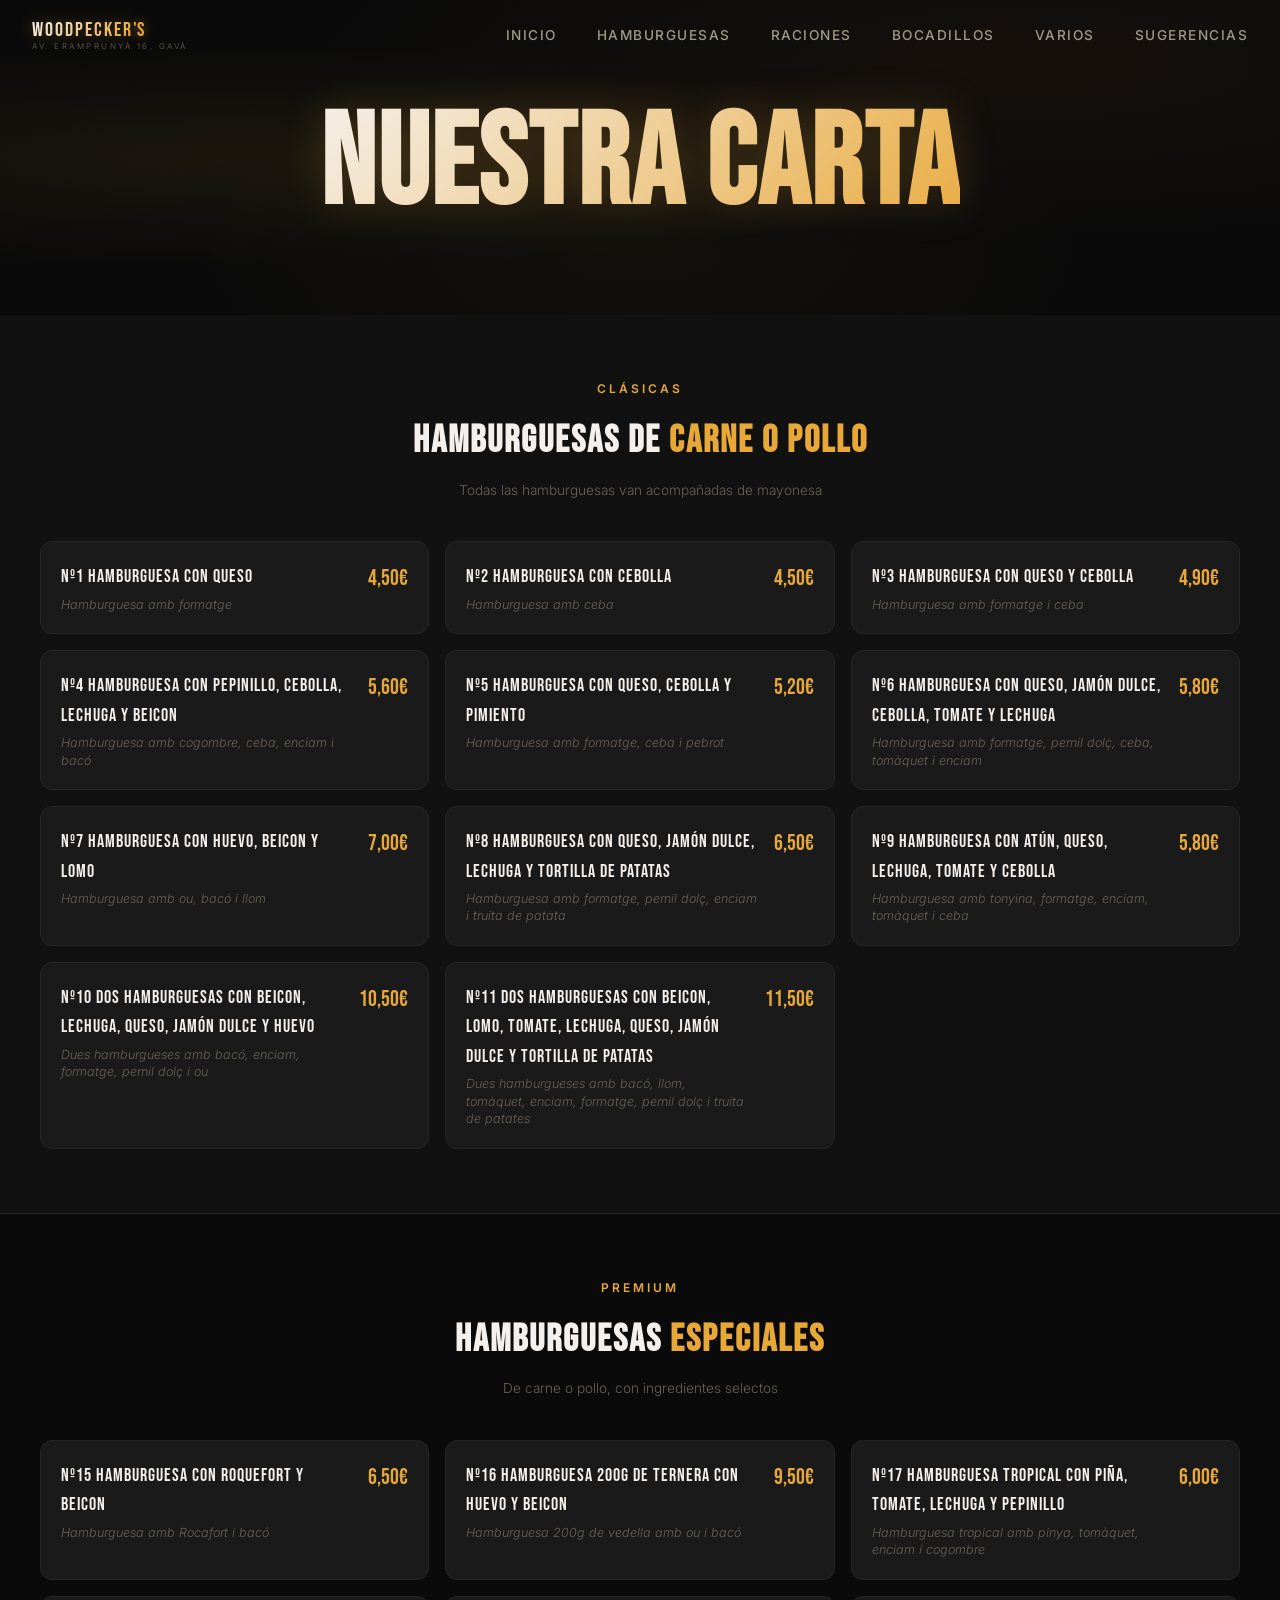
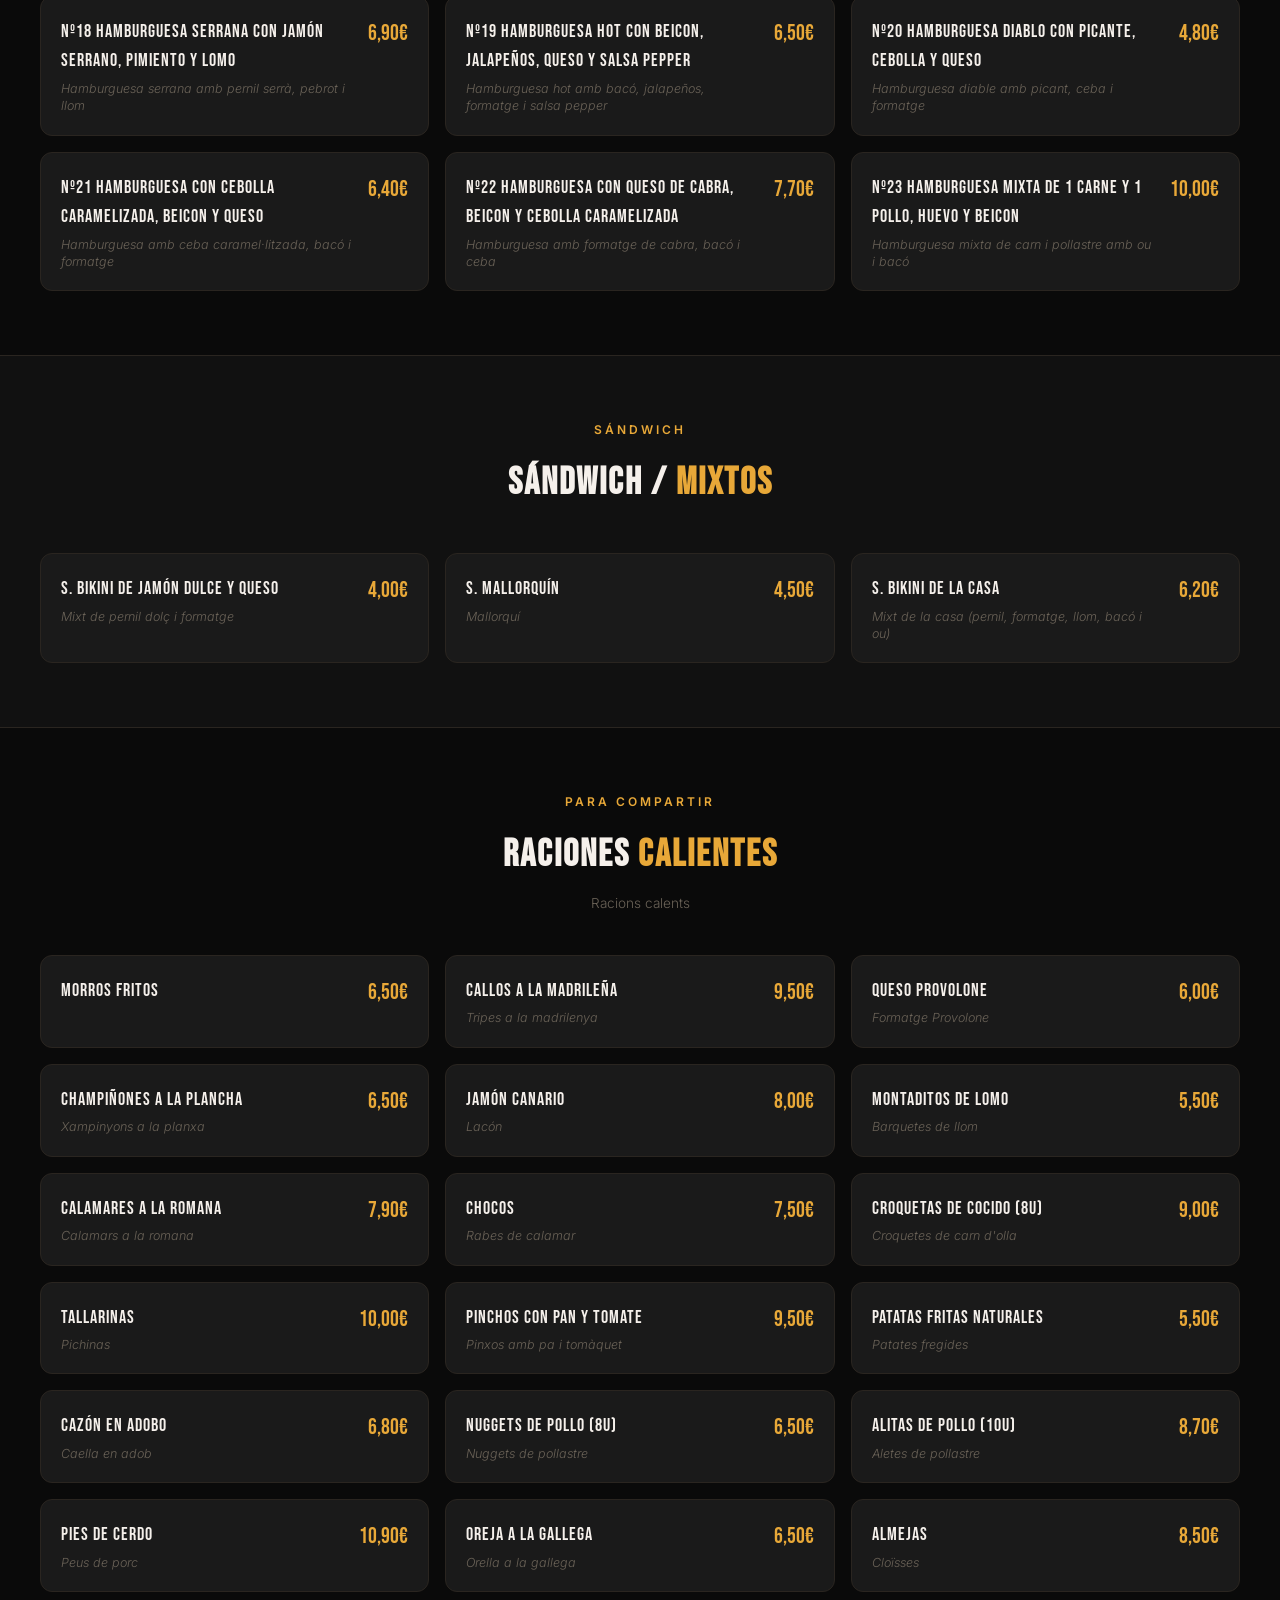
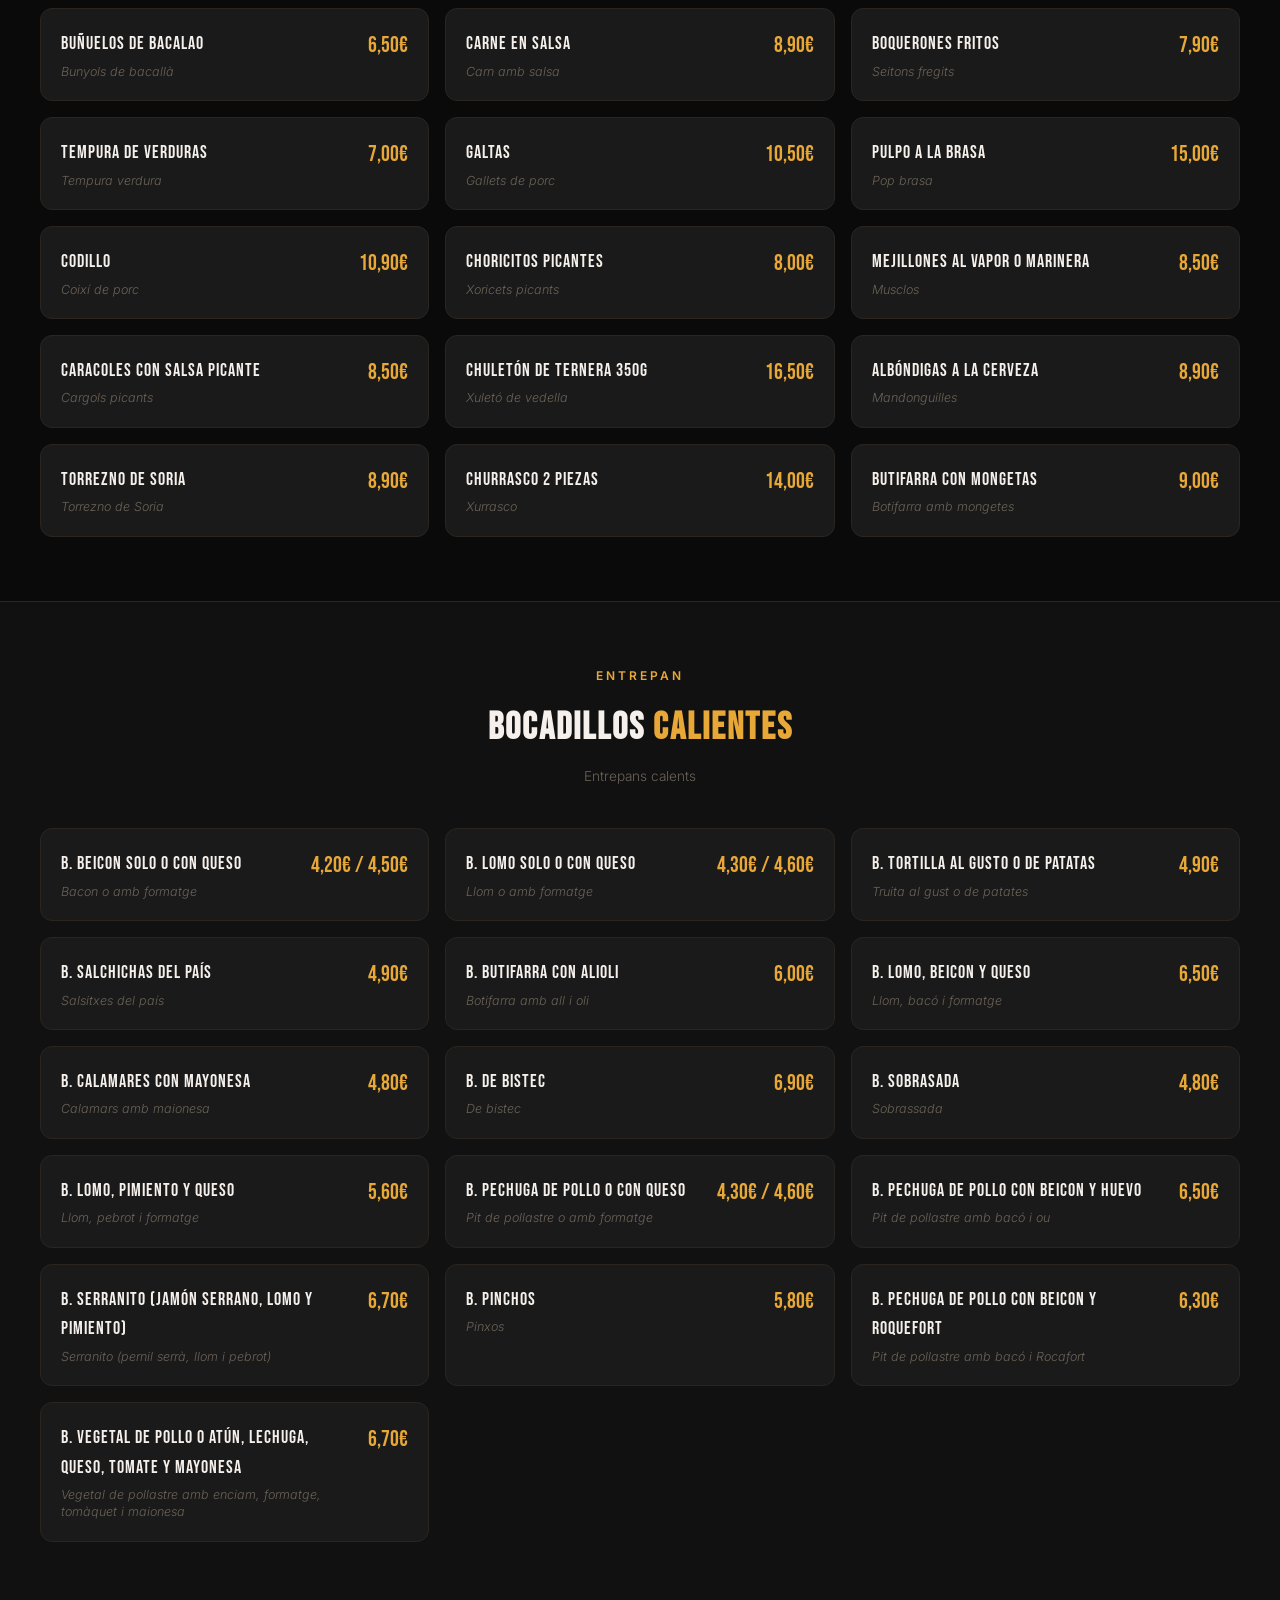
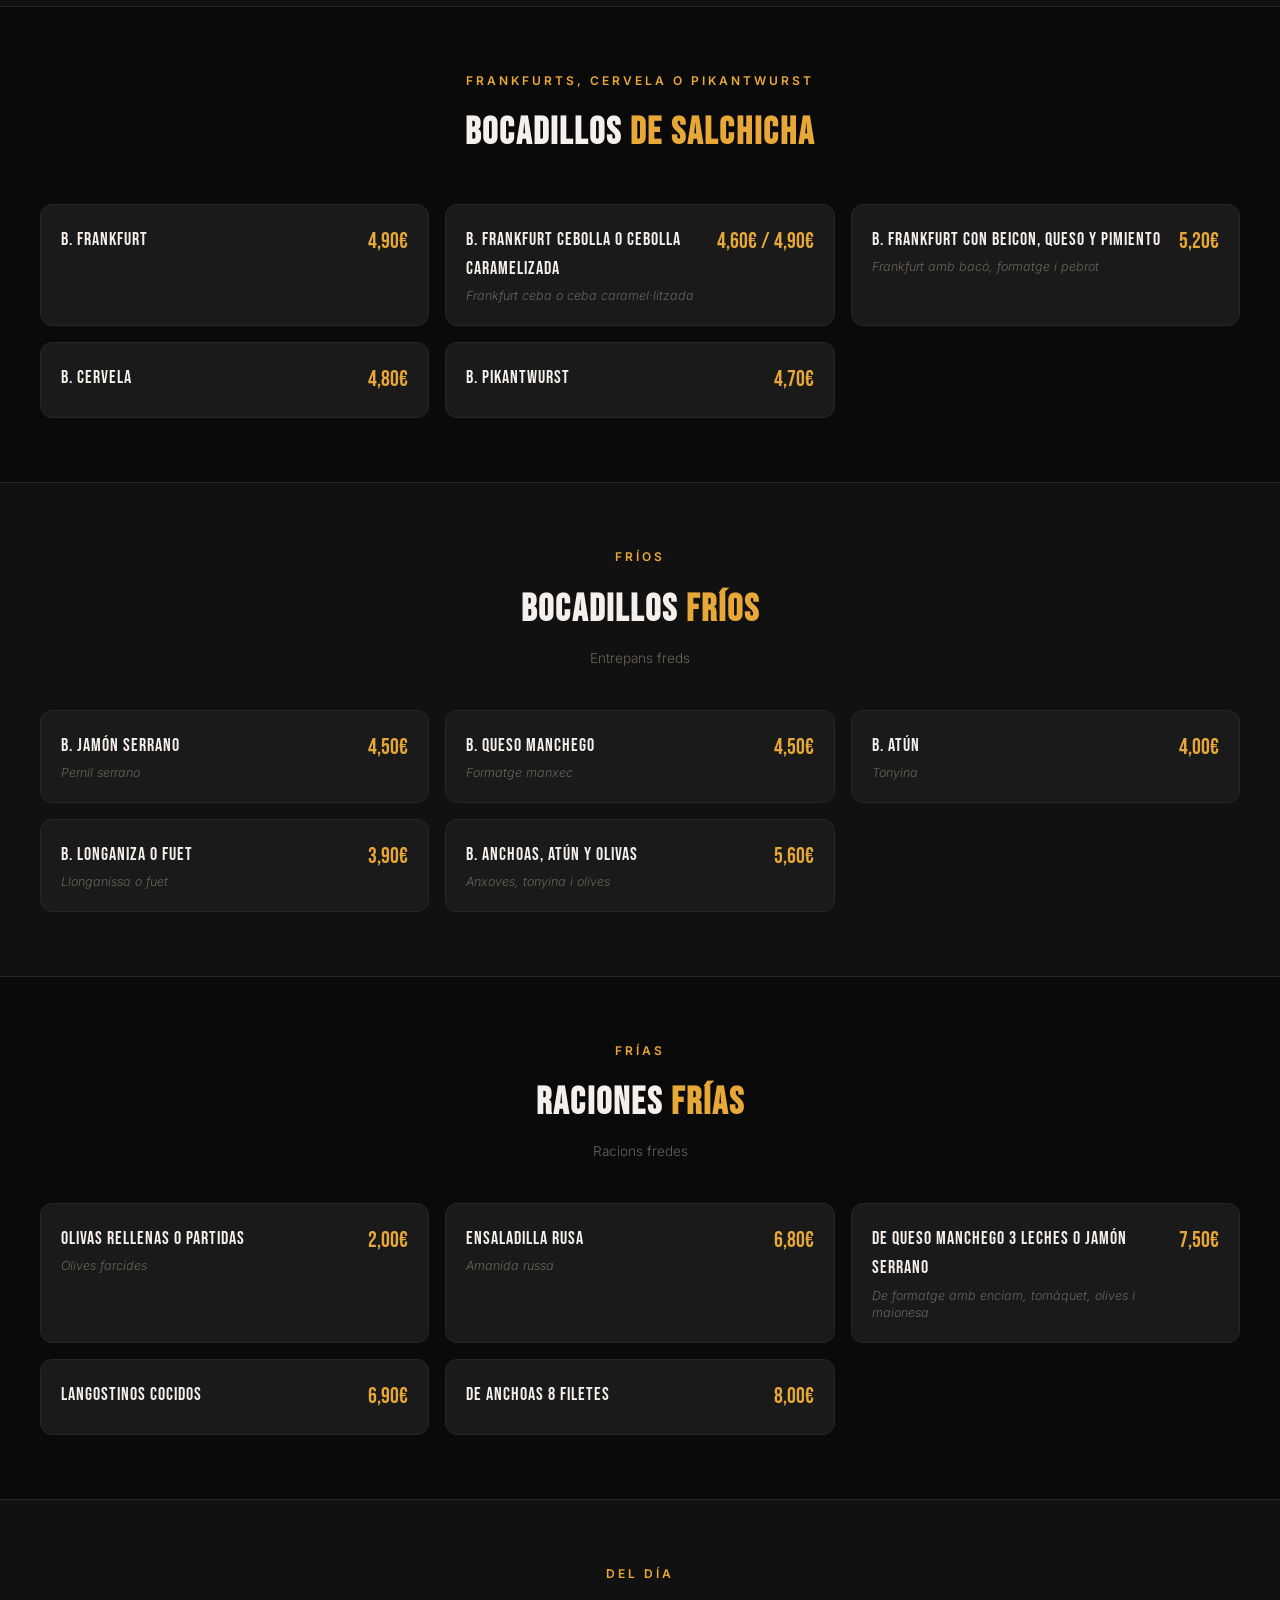
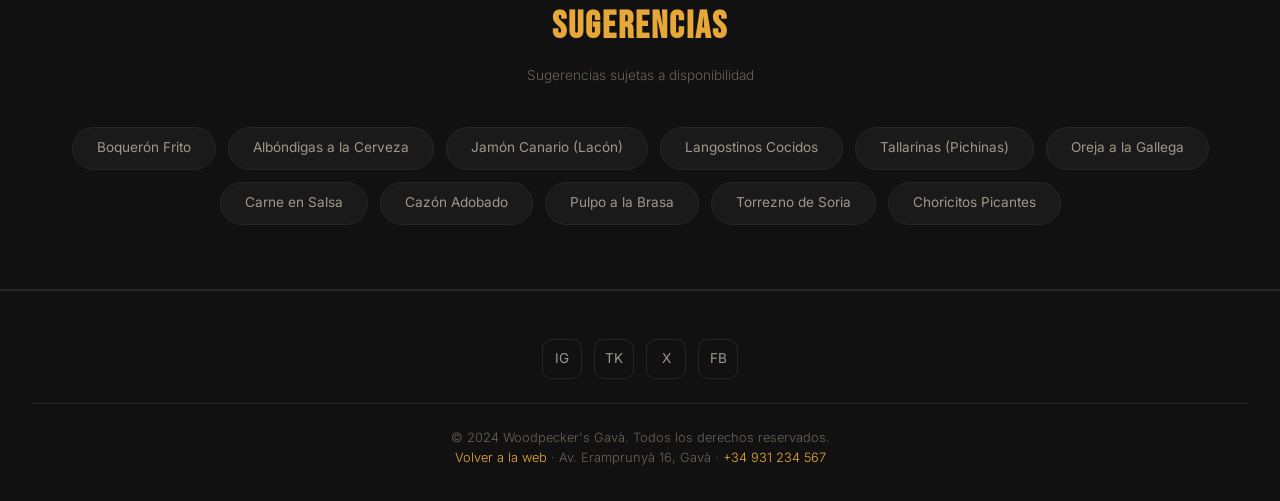
<file: cartaold.html>
<!DOCTYPE html>
<html lang="es">
<head>
  <meta charset="UTF-8">
  <meta name="viewport" content="width=device-width, initial-scale=1.0">
  <title>Carta - Woodpecker's Gavà</title>
  <link rel="preconnect" href="https://fonts.googleapis.com">
  <link href="https://fonts.googleapis.com/css2?family=Bebas+Neue&family=Inter:wght@300;400;500;600;700&family=Playfair+Display:ital,wght@0,700;1,700&display=swap" rel="stylesheet">
  <style>
    *, *::before, *::after { margin: 0; padding: 0; box-sizing: border-box; }

    :root {
      --bg-primary: #0a0a0a;
      --bg-secondary: #111111;
      --bg-card: #1a1a1a;
      --accent: #e8a838;
      --accent-hover: #f0b848;
      --accent-dark: #c4882a;
      --text-primary: #f5f0eb;
      --text-secondary: #a09888;
      --text-muted: #6b6358;
      --border: #2a2520;
      --gradient-warm: linear-gradient(135deg, #e8a838 0%, #d4722a 100%);
      --gradient-dark: linear-gradient(180deg, #0a0a0a 0%, #1a1510 100%);
    }

    html { scroll-behavior: smooth; }

    body {
      font-family: 'Inter', sans-serif;
      background: var(--bg-primary);
      color: var(--text-primary);
      overflow-x: hidden;
      line-height: 1.6;
    }

    ::selection { background: var(--accent); color: var(--bg-primary); }

    /* NAVBAR */
    .navbar {
      position: fixed;
      top: 0;
      left: 0;
      right: 0;
      z-index: 1000;
      padding: 1.25rem 2rem;
      display: flex;
      justify-content: space-between;
      align-items: center;
      transition: all 0.4s cubic-bezier(0.4, 0, 0.2, 1);
    }

    .navbar.scrolled {
      background: rgba(10, 10, 10, 0.95);
      backdrop-filter: blur(20px);
      padding: 0.75rem 2rem;
      border-bottom: 1px solid var(--border);
    }

    .nav-logo {
      font-family: 'Bebas Neue', sans-serif;
      color: var(--text-primary);
      text-decoration: none;
      display: flex;
      flex-direction: column;
      align-items: flex-start;
      gap: 0;
      position: relative;
      line-height: 1;
    }

    .logo-main {
      white-space: nowrap;
      display: flex;
      align-items: baseline;
    }

    .logo-text {
      font-size: 1.25rem;
      letter-spacing: 2px;
      background: linear-gradient(135deg, #f5f0eb 0%, #e8a838 50%, #f5f0eb 100%);
      background-size: 200% auto;
      -webkit-background-clip: text;
      -webkit-text-fill-color: transparent;
      background-clip: text;
      animation: shimmer 3s linear infinite;
      filter: drop-shadow(0 0 8px rgba(232, 168, 56, 0.3));
    }

    .logo-accent {
      font-size: 1.25rem;
      color: var(--accent);
      text-shadow: 0 0 10px rgba(232, 168, 56, 0.5), 0 0 20px rgba(232, 168, 56, 0.3);
      animation: glow 2s ease-in-out infinite alternate;
    }

    .logo-sub {
      font-family: 'Inter', sans-serif;
      font-size: 0.5rem;
      font-weight: 300;
      letter-spacing: 2.5px;
      text-transform: uppercase;
      color: var(--text-muted);
      margin-top: 2px;
      transition: color 0.3s;
    }

    .nav-logo:hover .logo-text {
      filter: drop-shadow(0 0 12px rgba(232, 168, 56, 0.6));
    }

    .nav-logo:hover .logo-sub { color: var(--accent); }

    @keyframes shimmer {
      0% { background-position: 0% center; }
      100% { background-position: 200% center; }
    }

    @keyframes glow {
      0% { text-shadow: 0 0 10px rgba(232, 168, 56, 0.5), 0 0 20px rgba(232, 168, 56, 0.3); }
      100% { text-shadow: 0 0 15px rgba(232, 168, 56, 0.8), 0 0 30px rgba(232, 168, 56, 0.5), 0 0 45px rgba(232, 168, 56, 0.3); }
    }

    .nav-links {
      display: flex;
      list-style: none;
      gap: 2.5rem;
      align-items: center;
    }

    .nav-links a {
      color: var(--text-secondary);
      text-decoration: none;
      font-size: 0.85rem;
      font-weight: 500;
      letter-spacing: 1.5px;
      text-transform: uppercase;
      transition: color 0.3s;
      position: relative;
    }

    .nav-links a::after {
      content: '';
      position: absolute;
      bottom: -4px;
      left: 0;
      width: 0;
      height: 2px;
      background: var(--accent);
      transition: width 0.3s;
    }

    .nav-links a:hover { color: var(--text-primary); }
    .nav-links a:hover::after { width: 100%; }

    .hamburger-menu {
      display: none;
      flex-direction: column;
      gap: 5px;
      cursor: pointer;
      z-index: 1001;
      background: none;
      border: none;
      padding: 5px;
    }

    .hamburger-menu span {
      width: 28px;
      height: 2px;
      background: var(--text-primary);
      transition: all 0.3s;
      border-radius: 2px;
    }

    .hamburger-menu.active span:nth-child(1) { transform: rotate(45deg) translate(5px, 5px); }
    .hamburger-menu.active span:nth-child(2) { opacity: 0; }
    .hamburger-menu.active span:nth-child(3) { transform: rotate(-45deg) translate(5px, -5px); }

    .mobile-nav {
      position: fixed;
      top: 0;
      right: -100%;
      width: 100%;
      height: 100vh;
      background: rgba(10, 10, 10, 0.98);
      backdrop-filter: blur(20px);
      z-index: 999;
      display: flex;
      flex-direction: column;
      align-items: center;
      justify-content: center;
      gap: 2rem;
      transition: right 0.4s cubic-bezier(0.4, 0, 0.2, 1);
    }

    .mobile-nav.open { right: 0; }

    .mobile-nav a {
      font-family: 'Bebas Neue', sans-serif;
      font-size: 2.5rem;
      letter-spacing: 3px;
      color: var(--text-primary);
      text-decoration: none;
      transition: color 0.3s;
    }

    .mobile-nav a:hover { color: var(--accent); }

    /* HERO */
    .carta-hero {
      min-height: 35vh;
      display: flex;
      align-items: center;
      justify-content: center;
      position: relative;
      overflow: hidden;
      padding-top: 80px;
    }

    .hero-bg {
      position: absolute;
      inset: 0;
      background:
        radial-gradient(ellipse at 20% 50%, rgba(232, 168, 56, 0.08) 0%, transparent 50%),
        radial-gradient(ellipse at 80% 20%, rgba(212, 114, 42, 0.06) 0%, transparent 50%),
        radial-gradient(ellipse at 50% 80%, rgba(232, 168, 56, 0.04) 0%, transparent 50%);
    }

    .hero-particles {
      position: absolute;
      inset: 0;
      overflow: hidden;
    }

    .particle {
      position: absolute;
      width: 4px;
      height: 4px;
      background: var(--accent);
      border-radius: 50%;
      opacity: 0;
      animation: float 6s infinite;
    }

    .particle:nth-child(1) { left: 10%; animation-delay: 0s; animation-duration: 8s; }
    .particle:nth-child(2) { left: 25%; animation-delay: 1s; animation-duration: 6s; }
    .particle:nth-child(3) { left: 40%; animation-delay: 2s; animation-duration: 7s; }
    .particle:nth-child(4) { left: 55%; animation-delay: 0.5s; animation-duration: 9s; }
    .particle:nth-child(5) { left: 70%; animation-delay: 1.5s; animation-duration: 6.5s; }
    .particle:nth-child(6) { left: 85%; animation-delay: 3s; animation-duration: 8.5s; }
    .particle:nth-child(7) { left: 15%; animation-delay: 2.5s; animation-duration: 7.5s; }
    .particle:nth-child(8) { left: 60%; animation-delay: 0.8s; animation-duration: 6.2s; }

    @keyframes float {
      0% { transform: translateY(100vh) scale(0); opacity: 0; }
      10% { opacity: 0.6; }
      90% { opacity: 0.6; }
      100% { transform: translateY(-10vh) scale(1); opacity: 0; }
    }

    .hero-content {
      text-align: center;
      z-index: 2;
      padding: 0 2rem;
    }

    .hero-title {
      font-family: 'Bebas Neue', sans-serif;
      font-size: clamp(3.5rem, 10vw, 8rem);
      line-height: 1;
      letter-spacing: 2px;
      animation: fadeInUp 0.8s ease-out 0.2s both;
    }

    .hero-main {
      background: linear-gradient(135deg, #f5f0eb 0%, #e8a838 40%, #d4722a 60%, #f5f0eb 100%);
      background-size: 300% auto;
      -webkit-background-clip: text;
      -webkit-text-fill-color: transparent;
      background-clip: text;
      animation: shimmer 4s linear infinite;
      filter: drop-shadow(0 0 20px rgba(232, 168, 56, 0.2));
    }

    @keyframes fadeInUp {
      from { opacity: 0; transform: translateY(30px); }
      to { opacity: 1; transform: translateY(0); }
    }

    /* SECTIONS */
    section { padding: 4rem 2rem; }

    .section-container { max-width: 1200px; margin: 0 auto; }

    .section-header {
      text-align: center;
      margin-bottom: 3rem;
    }

    .section-label {
      font-size: 0.75rem;
      font-weight: 600;
      letter-spacing: 3px;
      text-transform: uppercase;
      color: var(--accent);
      margin-bottom: 0.75rem;
      display: block;
    }

    .section-title {
      font-family: 'Bebas Neue', sans-serif;
      font-size: clamp(2rem, 4vw, 3rem);
      letter-spacing: 2px;
      margin-bottom: 0.75rem;
    }

    .section-desc {
      color: var(--text-secondary);
      max-width: 550px;
      margin: 0 auto;
      font-weight: 300;
      font-size: 0.95rem;
    }

    /* MENU SECTION */
    .menu-section {
      padding: 4rem 2rem;
      border-bottom: 1px solid var(--border);
    }

    .menu-section:nth-child(even) { background: var(--bg-secondary); }

    .menu-section-inner { max-width: 1200px; margin: 0 auto; }

    .menu-section-header {
      text-align: center;
      margin-bottom: 2.5rem;
    }

    .menu-section-header h2 {
      font-family: 'Bebas Neue', sans-serif;
      font-size: clamp(1.75rem, 3vw, 2.5rem);
      letter-spacing: 2px;
      margin-bottom: 0.5rem;
    }

    .menu-section-header h2 span { color: var(--accent); }

    .menu-section-header p {
      color: var(--text-muted);
      font-size: 0.85rem;
      font-weight: 300;
    }

    /* MENU ITEMS */
    .menu-items {
      display: grid;
      grid-template-columns: repeat(auto-fill, minmax(340px, 1fr));
      gap: 1rem;
    }

    .menu-item {
      display: flex;
      justify-content: space-between;
      align-items: flex-start;
      padding: 1.25rem;
      background: var(--bg-card);
      border-radius: 12px;
      border: 1px solid var(--border);
      transition: all 0.3s;
      gap: 1rem;
    }

    .menu-item:hover {
      border-color: rgba(232, 168, 56, 0.3);
      transform: translateY(-2px);
      box-shadow: 0 8px 25px rgba(0, 0, 0, 0.3);
    }

    .menu-item-info { flex: 1; }

    .menu-item-name {
      font-family: 'Bebas Neue', sans-serif;
      font-size: 1.15rem;
      letter-spacing: 1px;
      margin-bottom: 0.25rem;
    }

    .menu-item-desc {
      color: var(--text-muted);
      font-size: 0.78rem;
      font-weight: 300;
      font-style: italic;
      line-height: 1.4;
    }

    .menu-item-price {
      font-family: 'Bebas Neue', sans-serif;
      font-size: 1.35rem;
      color: var(--accent);
      white-space: nowrap;
      flex-shrink: 0;
    }

    /* SUGERENCIAS */
    .sugerencias-list {
      display: flex;
      flex-wrap: wrap;
      gap: 0.75rem;
      justify-content: center;
    }

    .sugerencia-tag {
      padding: 0.6rem 1.5rem;
      background: var(--bg-card);
      border: 1px solid var(--border);
      border-radius: 50px;
      font-size: 0.85rem;
      color: var(--text-secondary);
      transition: all 0.3s;
    }

    .sugerencia-tag:hover {
      border-color: var(--accent);
      color: var(--accent);
      background: rgba(232, 168, 56, 0.05);
    }

    /* FOOTER */
    .footer {
      background: var(--bg-secondary);
      border-top: 1px solid var(--border);
      padding: 3rem 2rem 2rem;
      text-align: center;
    }

    .footer-social {
      display: flex;
      justify-content: center;
      gap: 0.75rem;
      margin-bottom: 1.5rem;
    }

    .footer-social a {
      width: 40px;
      height: 40px;
      border-radius: 10px;
      border: 1px solid var(--border);
      display: flex;
      align-items: center;
      justify-content: center;
      color: var(--text-secondary);
      text-decoration: none;
      transition: all 0.3s;
      font-size: 0.85rem;
    }

    .footer-social a:hover {
      border-color: var(--accent);
      color: var(--accent);
      background: rgba(232, 168, 56, 0.1);
    }

    .footer-bottom {
      padding-top: 1.5rem;
      border-top: 1px solid var(--border);
    }

    .footer-bottom p {
      color: var(--text-muted);
      font-size: 0.8rem;
      font-weight: 300;
    }

    .footer-bottom a {
      color: var(--accent);
      text-decoration: none;
    }

    /* SCROLL REVEAL */
    .reveal {
      opacity: 0;
      transform: translateY(30px);
      transition: all 0.6s cubic-bezier(0.4, 0, 0.2, 1);
    }

    .reveal.visible {
      opacity: 1;
      transform: translateY(0);
    }

    /* RESPONSIVE */
    @media (max-width: 768px) {
      .nav-links { display: none; }
      .hamburger-menu { display: flex; }
      .nav-logo { font-size: 1.2rem; }
      .logo-text { font-size: 1.2rem; letter-spacing: 2px; }
      .logo-accent { font-size: 1.2rem; }
      .logo-sub { font-size: 0.45rem; letter-spacing: 2px; }
    }

    @media (max-width: 480px) {
      .menu-items { grid-template-columns: 1fr; }
      .menu-item { padding: 1rem; }
    }
  </style>
</head>
<body>

  <!-- NAVBAR -->
  <nav class="navbar" id="navbar">
    <a href="wood.html" class="nav-logo">
      <span class="logo-main">
        <span class="logo-text">WOODPECKER</span><span class="logo-accent">'S</span>
      </span>
      <span class="logo-sub">Av. Eramprunyà 16, Gavà</span>
    </a>
    <ul class="nav-links">
      <li><a href="wood.html">Inicio</a></li>
      <li><a href="#hamburguesas">Hamburguesas</a></li>
      <li><a href="#raciones">Raciones</a></li>
      <li><a href="#bocadillos">Bocadillos</a></li>
      <li><a href="#varios">Varios</a></li>
      <li><a href="#sugerencias">Sugerencias</a></li>
    </ul>
    <button class="hamburger-menu" id="hamburgerMenu" aria-label="Menu">
      <span></span><span></span><span></span>
    </button>
  </nav>

  <!-- MOBILE NAV -->
  <div class="mobile-nav" id="mobileNav">
    <a href="wood.html" onclick="closeMobileNav()">Inicio</a>
    <a href="#hamburguesas" onclick="closeMobileNav()">Hamburguesas</a>
    <a href="#raciones" onclick="closeMobileNav()">Raciones</a>
    <a href="#bocadillos" onclick="closeMobileNav()">Bocadillos</a>
    <a href="#varios" onclick="closeMobileNav()">Varios</a>
    <a href="#sugerencias" onclick="closeMobileNav()">Sugerencias</a>
  </div>

  <!-- HERO -->
  <section class="carta-hero">
    <div class="hero-bg"></div>
    <div class="hero-particles">
      <div class="particle"></div><div class="particle"></div>
      <div class="particle"></div><div class="particle"></div>
      <div class="particle"></div><div class="particle"></div>
      <div class="particle"></div><div class="particle"></div>
    </div>
    <div class="hero-content">
      <h1 class="hero-title">
        <span class="hero-main">Nuestra Carta</span>
      </h1>
    </div>
  </section>

  <!-- HAMBURGUESAS -->
  <section class="menu-section" id="hamburguesas">
    <div class="menu-section-inner">
      <div class="menu-section-header reveal">
        <span class="section-label">Clásicas</span>
        <h2>Hamburguesas de <span>Carne o Pollo</span></h2>
        <p>Todas las hamburguesas van acompañadas de mayonesa</p>
      </div>
      <div class="menu-items">
        <div class="menu-item reveal">
          <div class="menu-item-info">
            <div class="menu-item-name">Nº1 Hamburguesa con Queso</div>
            <div class="menu-item-desc">Hamburguesa amb formatge</div>
          </div>
          <div class="menu-item-price">4,50€</div>
        </div>
        <div class="menu-item reveal">
          <div class="menu-item-info">
            <div class="menu-item-name">Nº2 Hamburguesa con Cebolla</div>
            <div class="menu-item-desc">Hamburguesa amb ceba</div>
          </div>
          <div class="menu-item-price">4,50€</div>
        </div>
        <div class="menu-item reveal">
          <div class="menu-item-info">
            <div class="menu-item-name">Nº3 Hamburguesa con Queso y Cebolla</div>
            <div class="menu-item-desc">Hamburguesa amb formatge i ceba</div>
          </div>
          <div class="menu-item-price">4,90€</div>
        </div>
        <div class="menu-item reveal">
          <div class="menu-item-info">
            <div class="menu-item-name">Nº4 Hamburguesa con Pepinillo, Cebolla, Lechuga y Beicon</div>
            <div class="menu-item-desc">Hamburguesa amb cogombre, ceba, enciam i bacó</div>
          </div>
          <div class="menu-item-price">5,60€</div>
        </div>
        <div class="menu-item reveal">
          <div class="menu-item-info">
            <div class="menu-item-name">Nº5 Hamburguesa con Queso, Cebolla y Pimiento</div>
            <div class="menu-item-desc">Hamburguesa amb formatge, ceba i pebrot</div>
          </div>
          <div class="menu-item-price">5,20€</div>
        </div>
        <div class="menu-item reveal">
          <div class="menu-item-info">
            <div class="menu-item-name">Nº6 Hamburguesa con Queso, Jamón Dulce, Cebolla, Tomate y Lechuga</div>
            <div class="menu-item-desc">Hamburguesa amb formatge, pernil dolç, ceba, tomàquet i enciam</div>
          </div>
          <div class="menu-item-price">5,80€</div>
        </div>
        <div class="menu-item reveal">
          <div class="menu-item-info">
            <div class="menu-item-name">Nº7 Hamburguesa con Huevo, Beicon y Lomo</div>
            <div class="menu-item-desc">Hamburguesa amb ou, bacó i llom</div>
          </div>
          <div class="menu-item-price">7,00€</div>
        </div>
        <div class="menu-item reveal">
          <div class="menu-item-info">
            <div class="menu-item-name">Nº8 Hamburguesa con Queso, Jamón Dulce, Lechuga y Tortilla de Patatas</div>
            <div class="menu-item-desc">Hamburguesa amb formatge, pernil dolç, enciam i truita de patata</div>
          </div>
          <div class="menu-item-price">6,50€</div>
        </div>
        <div class="menu-item reveal">
          <div class="menu-item-info">
            <div class="menu-item-name">Nº9 Hamburguesa con Atún, Queso, Lechuga, Tomate y Cebolla</div>
            <div class="menu-item-desc">Hamburguesa amb tonyina, formatge, enciam, tomàquet i ceba</div>
          </div>
          <div class="menu-item-price">5,80€</div>
        </div>
        <div class="menu-item reveal">
          <div class="menu-item-info">
            <div class="menu-item-name">Nº10 Dos Hamburguesas con Beicon, Lechuga, Queso, Jamón Dulce y Huevo</div>
            <div class="menu-item-desc">Dues hamburgueses amb bacó, enciam, formatge, pernil dolç i ou</div>
          </div>
          <div class="menu-item-price">10,50€</div>
        </div>
        <div class="menu-item reveal">
          <div class="menu-item-info">
            <div class="menu-item-name">Nº11 Dos Hamburguesas con Beicon, Lomo, Tomate, Lechuga, Queso, Jamón Dulce y Tortilla de Patatas</div>
            <div class="menu-item-desc">Dues hamburgueses amb bacó, llom, tomàquet, enciam, formatge, pernil dolç i truita de patates</div>
          </div>
          <div class="menu-item-price">11,50€</div>
        </div>
      </div>
    </div>
  </section>

  <!-- HAMBURGUESAS ESPECIALES -->
  <section class="menu-section" id="especiales">
    <div class="menu-section-inner">
      <div class="menu-section-header reveal">
        <span class="section-label">Premium</span>
        <h2>Hamburguesas <span>Especiales</span></h2>
        <p>De carne o pollo, con ingredientes selectos</p>
      </div>
      <div class="menu-items">
        <div class="menu-item reveal">
          <div class="menu-item-info">
            <div class="menu-item-name">Nº15 Hamburguesa con Roquefort y Beicon</div>
            <div class="menu-item-desc">Hamburguesa amb Rocafort i bacó</div>
          </div>
          <div class="menu-item-price">6,50€</div>
        </div>
        <div class="menu-item reveal">
          <div class="menu-item-info">
            <div class="menu-item-name">Nº16 Hamburguesa 200g de Ternera con Huevo y Beicon</div>
            <div class="menu-item-desc">Hamburguesa 200g de vedella amb ou i bacó</div>
          </div>
          <div class="menu-item-price">9,50€</div>
        </div>
        <div class="menu-item reveal">
          <div class="menu-item-info">
            <div class="menu-item-name">Nº17 Hamburguesa Tropical con Piña, Tomate, Lechuga y Pepinillo</div>
            <div class="menu-item-desc">Hamburguesa tropical amb pinya, tomàquet, enciam i cogombre</div>
          </div>
          <div class="menu-item-price">6,00€</div>
        </div>
        <div class="menu-item reveal">
          <div class="menu-item-info">
            <div class="menu-item-name">Nº18 Hamburguesa Serrana con Jamón Serrano, Pimiento y Lomo</div>
            <div class="menu-item-desc">Hamburguesa serrana amb pernil serrà, pebrot i llom</div>
          </div>
          <div class="menu-item-price">6,90€</div>
        </div>
        <div class="menu-item reveal">
          <div class="menu-item-info">
            <div class="menu-item-name">Nº19 Hamburguesa Hot con Beicon, Jalapeños, Queso y Salsa Pepper</div>
            <div class="menu-item-desc">Hamburguesa hot amb bacó, jalapeños, formatge i salsa pepper</div>
          </div>
          <div class="menu-item-price">6,50€</div>
        </div>
        <div class="menu-item reveal">
          <div class="menu-item-info">
            <div class="menu-item-name">Nº20 Hamburguesa Diablo con Picante, Cebolla y Queso</div>
            <div class="menu-item-desc">Hamburguesa diable amb picant, ceba i formatge</div>
          </div>
          <div class="menu-item-price">4,80€</div>
        </div>
        <div class="menu-item reveal">
          <div class="menu-item-info">
            <div class="menu-item-name">Nº21 Hamburguesa con Cebolla Caramelizada, Beicon y Queso</div>
            <div class="menu-item-desc">Hamburguesa amb ceba caramel·litzada, bacó i formatge</div>
          </div>
          <div class="menu-item-price">6,40€</div>
        </div>
        <div class="menu-item reveal">
          <div class="menu-item-info">
            <div class="menu-item-name">Nº22 Hamburguesa con Queso de Cabra, Beicon y Cebolla Caramelizada</div>
            <div class="menu-item-desc">Hamburguesa amb formatge de cabra, bacó i ceba</div>
          </div>
          <div class="menu-item-price">7,70€</div>
        </div>
        <div class="menu-item reveal">
          <div class="menu-item-info">
            <div class="menu-item-name">Nº23 Hamburguesa Mixta de 1 Carne y 1 Pollo, Huevo y Beicon</div>
            <div class="menu-item-desc">Hamburguesa mixta de carn i pollastre amb ou i bacó</div>
          </div>
          <div class="menu-item-price">10,00€</div>
        </div>
      </div>
    </div>
  </section>

  <!-- SANDWICH / MIXTOS -->
  <section class="menu-section" id="sandwich">
    <div class="menu-section-inner">
      <div class="menu-section-header reveal">
        <span class="section-label">Sándwich</span>
        <h2>Sándwich / <span>Mixtos</span></h2>
      </div>
      <div class="menu-items">
        <div class="menu-item reveal">
          <div class="menu-item-info">
            <div class="menu-item-name">S. Bikini de Jamón Dulce y Queso</div>
            <div class="menu-item-desc">Mixt de pernil dolç i formatge</div>
          </div>
          <div class="menu-item-price">4,00€</div>
        </div>
        <div class="menu-item reveal">
          <div class="menu-item-info">
            <div class="menu-item-name">S. Mallorquín</div>
            <div class="menu-item-desc">Mallorquí</div>
          </div>
          <div class="menu-item-price">4,50€</div>
        </div>
        <div class="menu-item reveal">
          <div class="menu-item-info">
            <div class="menu-item-name">S. Bikini de la Casa</div>
            <div class="menu-item-desc">Mixt de la casa (pernil, formatge, llom, bacó i ou)</div>
          </div>
          <div class="menu-item-price">6,20€</div>
        </div>
      </div>
    </div>
  </section>

  <!-- RACIONES CALIENTES -->
  <section class="menu-section" id="raciones">
    <div class="menu-section-inner">
      <div class="menu-section-header reveal">
        <span class="section-label">Para Compartir</span>
        <h2>Raciones <span>Calientes</span></h2>
        <p>Racions calents</p>
      </div>
      <div class="menu-items">
        <div class="menu-item reveal">
          <div class="menu-item-info">
            <div class="menu-item-name">Morros Fritos</div>
          </div>
          <div class="menu-item-price">6,50€</div>
        </div>
        <div class="menu-item reveal">
          <div class="menu-item-info">
            <div class="menu-item-name">Callos a la Madrileña</div>
            <div class="menu-item-desc">Tripes a la madrilenya</div>
          </div>
          <div class="menu-item-price">9,50€</div>
        </div>
        <div class="menu-item reveal">
          <div class="menu-item-info">
            <div class="menu-item-name">Queso Provolone</div>
            <div class="menu-item-desc">Formatge Provolone</div>
          </div>
          <div class="menu-item-price">6,00€</div>
        </div>
        <div class="menu-item reveal">
          <div class="menu-item-info">
            <div class="menu-item-name">Champiñones a la Plancha</div>
            <div class="menu-item-desc">Xampinyons a la planxa</div>
          </div>
          <div class="menu-item-price">6,50€</div>
        </div>
        <div class="menu-item reveal">
          <div class="menu-item-info">
            <div class="menu-item-name">Jamón Canario</div>
            <div class="menu-item-desc">Lacón</div>
          </div>
          <div class="menu-item-price">8,00€</div>
        </div>
        <div class="menu-item reveal">
          <div class="menu-item-info">
            <div class="menu-item-name">Montaditos de Lomo</div>
            <div class="menu-item-desc">Barquetes de llom</div>
          </div>
          <div class="menu-item-price">5,50€</div>
        </div>
        <div class="menu-item reveal">
          <div class="menu-item-info">
            <div class="menu-item-name">Calamares a la Romana</div>
            <div class="menu-item-desc">Calamars a la romana</div>
          </div>
          <div class="menu-item-price">7,90€</div>
        </div>
        <div class="menu-item reveal">
          <div class="menu-item-info">
            <div class="menu-item-name">Chocos</div>
            <div class="menu-item-desc">Rabes de calamar</div>
          </div>
          <div class="menu-item-price">7,50€</div>
        </div>
        <div class="menu-item reveal">
          <div class="menu-item-info">
            <div class="menu-item-name">Croquetas de Cocido (8u)</div>
            <div class="menu-item-desc">Croquetes de carn d'olla</div>
          </div>
          <div class="menu-item-price">9,00€</div>
        </div>
        <div class="menu-item reveal">
          <div class="menu-item-info">
            <div class="menu-item-name">Tallarinas</div>
            <div class="menu-item-desc">Pichinas</div>
          </div>
          <div class="menu-item-price">10,00€</div>
        </div>
        <div class="menu-item reveal">
          <div class="menu-item-info">
            <div class="menu-item-name">Pinchos con Pan y Tomate</div>
            <div class="menu-item-desc">Pinxos amb pa i tomàquet</div>
          </div>
          <div class="menu-item-price">9,50€</div>
        </div>
        <div class="menu-item reveal">
          <div class="menu-item-info">
            <div class="menu-item-name">Patatas Fritas Naturales</div>
            <div class="menu-item-desc">Patates fregides</div>
          </div>
          <div class="menu-item-price">5,50€</div>
        </div>
        <div class="menu-item reveal">
          <div class="menu-item-info">
            <div class="menu-item-name">Cazón en Adobo</div>
            <div class="menu-item-desc">Caella en adob</div>
          </div>
          <div class="menu-item-price">6,80€</div>
        </div>
        <div class="menu-item reveal">
          <div class="menu-item-info">
            <div class="menu-item-name">Nuggets de Pollo (8u)</div>
            <div class="menu-item-desc">Nuggets de pollastre</div>
          </div>
          <div class="menu-item-price">6,50€</div>
        </div>
        <div class="menu-item reveal">
          <div class="menu-item-info">
            <div class="menu-item-name">Alitas de Pollo (10u)</div>
            <div class="menu-item-desc">Aletes de pollastre</div>
          </div>
          <div class="menu-item-price">8,70€</div>
        </div>
        <div class="menu-item reveal">
          <div class="menu-item-info">
            <div class="menu-item-name">Pies de Cerdo</div>
            <div class="menu-item-desc">Peus de porc</div>
          </div>
          <div class="menu-item-price">10,90€</div>
        </div>
        <div class="menu-item reveal">
          <div class="menu-item-info">
            <div class="menu-item-name">Oreja a la Gallega</div>
            <div class="menu-item-desc">Orella a la gallega</div>
          </div>
          <div class="menu-item-price">6,50€</div>
        </div>
        <div class="menu-item reveal">
          <div class="menu-item-info">
            <div class="menu-item-name">Almejas</div>
            <div class="menu-item-desc">Cloïsses</div>
          </div>
          <div class="menu-item-price">8,50€</div>
        </div>
        <div class="menu-item reveal">
          <div class="menu-item-info">
            <div class="menu-item-name">Buñuelos de Bacalao</div>
            <div class="menu-item-desc">Bunyols de bacallà</div>
          </div>
          <div class="menu-item-price">6,50€</div>
        </div>
        <div class="menu-item reveal">
          <div class="menu-item-info">
            <div class="menu-item-name">Carne en Salsa</div>
            <div class="menu-item-desc">Carn amb salsa</div>
          </div>
          <div class="menu-item-price">8,90€</div>
        </div>
        <div class="menu-item reveal">
          <div class="menu-item-info">
            <div class="menu-item-name">Boquerones Fritos</div>
            <div class="menu-item-desc">Seitons fregits</div>
          </div>
          <div class="menu-item-price">7,90€</div>
        </div>
        <div class="menu-item reveal">
          <div class="menu-item-info">
            <div class="menu-item-name">Tempura de Verduras</div>
            <div class="menu-item-desc">Tempura verdura</div>
          </div>
          <div class="menu-item-price">7,00€</div>
        </div>
        <div class="menu-item reveal">
          <div class="menu-item-info">
            <div class="menu-item-name">Galtas</div>
            <div class="menu-item-desc">Gallets de porc</div>
          </div>
          <div class="menu-item-price">10,50€</div>
        </div>
        <div class="menu-item reveal">
          <div class="menu-item-info">
            <div class="menu-item-name">Pulpo a la Brasa</div>
            <div class="menu-item-desc">Pop brasa</div>
          </div>
          <div class="menu-item-price">15,00€</div>
        </div>
        <div class="menu-item reveal">
          <div class="menu-item-info">
            <div class="menu-item-name">Codillo</div>
            <div class="menu-item-desc">Coixí de porc</div>
          </div>
          <div class="menu-item-price">10,90€</div>
        </div>
        <div class="menu-item reveal">
          <div class="menu-item-info">
            <div class="menu-item-name">Choricitos Picantes</div>
            <div class="menu-item-desc">Xoricets picants</div>
          </div>
          <div class="menu-item-price">8,00€</div>
        </div>
        <div class="menu-item reveal">
          <div class="menu-item-info">
            <div class="menu-item-name">Mejillones al Vapor o Marinera</div>
            <div class="menu-item-desc">Musclos</div>
          </div>
          <div class="menu-item-price">8,50€</div>
        </div>
        <div class="menu-item reveal">
          <div class="menu-item-info">
            <div class="menu-item-name">Caracoles con Salsa Picante</div>
            <div class="menu-item-desc">Cargols picants</div>
          </div>
          <div class="menu-item-price">8,50€</div>
        </div>
        <div class="menu-item reveal">
          <div class="menu-item-info">
            <div class="menu-item-name">Chuletón de Ternera 350g</div>
            <div class="menu-item-desc">Xuletó de vedella</div>
          </div>
          <div class="menu-item-price">16,50€</div>
        </div>
        <div class="menu-item reveal">
          <div class="menu-item-info">
            <div class="menu-item-name">Albóndigas a la Cerveza</div>
            <div class="menu-item-desc">Mandonguilles</div>
          </div>
          <div class="menu-item-price">8,90€</div>
        </div>
        <div class="menu-item reveal">
          <div class="menu-item-info">
            <div class="menu-item-name">Torrezno de Soria</div>
            <div class="menu-item-desc">Torrezno de Soria</div>
          </div>
          <div class="menu-item-price">8,90€</div>
        </div>
        <div class="menu-item reveal">
          <div class="menu-item-info">
            <div class="menu-item-name">Churrasco 2 Piezas</div>
            <div class="menu-item-desc">Xurrasco</div>
          </div>
          <div class="menu-item-price">14,00€</div>
        </div>
        <div class="menu-item reveal">
          <div class="menu-item-info">
            <div class="menu-item-name">Butifarra con Mongetas</div>
            <div class="menu-item-desc">Botifarra amb mongetes</div>
          </div>
          <div class="menu-item-price">9,00€</div>
        </div>
      </div>
    </div>
  </section>

  <!-- BOCADILLOS -->
  <section class="menu-section" id="bocadillos">
    <div class="menu-section-inner">
      <div class="menu-section-header reveal">
        <span class="section-label">Entrepan</span>
        <h2>Bocadillos <span>Calientes</span></h2>
        <p>Entrepans calents</p>
      </div>
      <div class="menu-items">
        <div class="menu-item reveal">
          <div class="menu-item-info">
            <div class="menu-item-name">B. Beicon Solo o con Queso</div>
            <div class="menu-item-desc">Bacon o amb formatge</div>
          </div>
          <div class="menu-item-price">4,20€ / 4,50€</div>
        </div>
        <div class="menu-item reveal">
          <div class="menu-item-info">
            <div class="menu-item-name">B. Lomo Solo o con Queso</div>
            <div class="menu-item-desc">Llom o amb formatge</div>
          </div>
          <div class="menu-item-price">4,30€ / 4,60€</div>
        </div>
        <div class="menu-item reveal">
          <div class="menu-item-info">
            <div class="menu-item-name">B. Tortilla al Gusto o de Patatas</div>
            <div class="menu-item-desc">Truita al gust o de patates</div>
          </div>
          <div class="menu-item-price">4,90€</div>
        </div>
        <div class="menu-item reveal">
          <div class="menu-item-info">
            <div class="menu-item-name">B. Salchichas del País</div>
            <div class="menu-item-desc">Salsitxes del país</div>
          </div>
          <div class="menu-item-price">4,90€</div>
        </div>
        <div class="menu-item reveal">
          <div class="menu-item-info">
            <div class="menu-item-name">B. Butifarra con Alioli</div>
            <div class="menu-item-desc">Botifarra amb all i oli</div>
          </div>
          <div class="menu-item-price">6,00€</div>
        </div>
        <div class="menu-item reveal">
          <div class="menu-item-info">
            <div class="menu-item-name">B. Lomo, Beicon y Queso</div>
            <div class="menu-item-desc">Llom, bacó i formatge</div>
          </div>
          <div class="menu-item-price">6,50€</div>
        </div>
        <div class="menu-item reveal">
          <div class="menu-item-info">
            <div class="menu-item-name">B. Calamares con Mayonesa</div>
            <div class="menu-item-desc">Calamars amb maionesa</div>
          </div>
          <div class="menu-item-price">4,80€</div>
        </div>
        <div class="menu-item reveal">
          <div class="menu-item-info">
            <div class="menu-item-name">B. de Bistec</div>
            <div class="menu-item-desc">De bistec</div>
          </div>
          <div class="menu-item-price">6,90€</div>
        </div>
        <div class="menu-item reveal">
          <div class="menu-item-info">
            <div class="menu-item-name">B. Sobrasada</div>
            <div class="menu-item-desc">Sobrassada</div>
          </div>
          <div class="menu-item-price">4,80€</div>
        </div>
        <div class="menu-item reveal">
          <div class="menu-item-info">
            <div class="menu-item-name">B. Lomo, Pimiento y Queso</div>
            <div class="menu-item-desc">Llom, pebrot i formatge</div>
          </div>
          <div class="menu-item-price">5,60€</div>
        </div>
        <div class="menu-item reveal">
          <div class="menu-item-info">
            <div class="menu-item-name">B. Pechuga de Pollo o con Queso</div>
            <div class="menu-item-desc">Pit de pollastre o amb formatge</div>
          </div>
          <div class="menu-item-price">4,30€ / 4,60€</div>
        </div>
        <div class="menu-item reveal">
          <div class="menu-item-info">
            <div class="menu-item-name">B. Pechuga de Pollo con Beicon y Huevo</div>
            <div class="menu-item-desc">Pit de pollastre amb bacó i ou</div>
          </div>
          <div class="menu-item-price">6,50€</div>
        </div>
        <div class="menu-item reveal">
          <div class="menu-item-info">
            <div class="menu-item-name">B. Serranito (Jamón Serrano, Lomo y Pimiento)</div>
            <div class="menu-item-desc">Serranito (pernil serrà, llom i pebrot)</div>
          </div>
          <div class="menu-item-price">6,70€</div>
        </div>
        <div class="menu-item reveal">
          <div class="menu-item-info">
            <div class="menu-item-name">B. Pinchos</div>
            <div class="menu-item-desc">Pinxos</div>
          </div>
          <div class="menu-item-price">5,80€</div>
        </div>
        <div class="menu-item reveal">
          <div class="menu-item-info">
            <div class="menu-item-name">B. Pechuga de Pollo con Beicon y Roquefort</div>
            <div class="menu-item-desc">Pit de pollastre amb bacó i Rocafort</div>
          </div>
          <div class="menu-item-price">6,30€</div>
        </div>
        <div class="menu-item reveal">
          <div class="menu-item-info">
            <div class="menu-item-name">B. Vegetal de Pollo o Atún, Lechuga, Queso, Tomate y Mayonesa</div>
            <div class="menu-item-desc">Vegetal de pollastre amb enciam, formatge, tomàquet i maionesa</div>
          </div>
          <div class="menu-item-price">6,70€</div>
        </div>
      </div>
    </div>
  </section>

  <!-- VARIOS -->
  <section class="menu-section" id="varios">
    <div class="menu-section-inner">
      <div class="menu-section-header reveal">
        <span class="section-label">Frankfurts, Cervela o Pikantwurst</span>
        <h2>Bocadillos <span>de Salchicha</span></h2>
      </div>
      <div class="menu-items">
        <div class="menu-item reveal">
          <div class="menu-item-info">
            <div class="menu-item-name">B. Frankfurt</div>
          </div>
          <div class="menu-item-price">4,90€</div>
        </div>
        <div class="menu-item reveal">
          <div class="menu-item-info">
            <div class="menu-item-name">B. Frankfurt Cebolla o Cebolla Caramelizada</div>
            <div class="menu-item-desc">Frankfurt ceba o ceba caramel·litzada</div>
          </div>
          <div class="menu-item-price">4,60€ / 4,90€</div>
        </div>
        <div class="menu-item reveal">
          <div class="menu-item-info">
            <div class="menu-item-name">B. Frankfurt con Beicon, Queso y Pimiento</div>
            <div class="menu-item-desc">Frankfurt amb bacó, formatge i pebrot</div>
          </div>
          <div class="menu-item-price">5,20€</div>
        </div>
        <div class="menu-item reveal">
          <div class="menu-item-info">
            <div class="menu-item-name">B. Cervela</div>
          </div>
          <div class="menu-item-price">4,80€</div>
        </div>
        <div class="menu-item reveal">
          <div class="menu-item-info">
            <div class="menu-item-name">B. Pikantwurst</div>
          </div>
          <div class="menu-item-price">4,70€</div>
        </div>
      </div>
    </div>
  </section>

  <!-- BOCADILLOS FRIOS -->
  <section class="menu-section" id="frios">
    <div class="menu-section-inner">
      <div class="menu-section-header reveal">
        <span class="section-label">Fríos</span>
        <h2>Bocadillos <span>Fríos</span></h2>
        <p>Entrepans freds</p>
      </div>
      <div class="menu-items">
        <div class="menu-item reveal">
          <div class="menu-item-info">
            <div class="menu-item-name">B. Jamón Serrano</div>
            <div class="menu-item-desc">Pernil serrano</div>
          </div>
          <div class="menu-item-price">4,50€</div>
        </div>
        <div class="menu-item reveal">
          <div class="menu-item-info">
            <div class="menu-item-name">B. Queso Manchego</div>
            <div class="menu-item-desc">Formatge manxec</div>
          </div>
          <div class="menu-item-price">4,50€</div>
        </div>
        <div class="menu-item reveal">
          <div class="menu-item-info">
            <div class="menu-item-name">B. Atún</div>
            <div class="menu-item-desc">Tonyina</div>
          </div>
          <div class="menu-item-price">4,00€</div>
        </div>
        <div class="menu-item reveal">
          <div class="menu-item-info">
            <div class="menu-item-name">B. Longaniza o Fuet</div>
            <div class="menu-item-desc">Llonganissa o fuet</div>
          </div>
          <div class="menu-item-price">3,90€</div>
        </div>
        <div class="menu-item reveal">
          <div class="menu-item-info">
            <div class="menu-item-name">B. Anchoas, Atún y Olivas</div>
            <div class="menu-item-desc">Anxoves, tonyina i olives</div>
          </div>
          <div class="menu-item-price">5,60€</div>
        </div>
      </div>
    </div>
  </section>

  <!-- RACIONES FRIAS -->
  <section class="menu-section" id="raciones-frias">
    <div class="menu-section-inner">
      <div class="menu-section-header reveal">
        <span class="section-label">Frías</span>
        <h2>Raciones <span>Frías</span></h2>
        <p>Racions fredes</p>
      </div>
      <div class="menu-items">
        <div class="menu-item reveal">
          <div class="menu-item-info">
            <div class="menu-item-name">Olivas Rellenas o Partidas</div>
            <div class="menu-item-desc">Olives farcides</div>
          </div>
          <div class="menu-item-price">2,00€</div>
        </div>
        <div class="menu-item reveal">
          <div class="menu-item-info">
            <div class="menu-item-name">Ensaladilla Rusa</div>
            <div class="menu-item-desc">Amanida russa</div>
          </div>
          <div class="menu-item-price">6,80€</div>
        </div>
        <div class="menu-item reveal">
          <div class="menu-item-info">
            <div class="menu-item-name">De Queso Manchego 3 Leches o Jamón Serrano</div>
            <div class="menu-item-desc">De formatge amb enciam, tomàquet, olives i maionesa</div>
          </div>
          <div class="menu-item-price">7,50€</div>
        </div>
        <div class="menu-item reveal">
          <div class="menu-item-info">
            <div class="menu-item-name">Langostinos Cocidos</div>
          </div>
          <div class="menu-item-price">6,90€</div>
        </div>
        <div class="menu-item reveal">
          <div class="menu-item-info">
            <div class="menu-item-name">De Anchoas 8 Filetes</div>
          </div>
          <div class="menu-item-price">8,00€</div>
        </div>
      </div>
    </div>
  </section>

  <!-- SUGERENCIAS -->
  <section class="menu-section" id="sugerencias">
    <div class="menu-section-inner">
      <div class="menu-section-header reveal">
        <span class="section-label">Del Día</span>
        <h2><span>Sugerencias</span></h2>
        <p>Sugerencias sujetas a disponibilidad</p>
      </div>
      <div class="sugerencias-list reveal">
        <span class="sugerencia-tag">Boquerón Frito</span>
        <span class="sugerencia-tag">Albóndigas a la Cerveza</span>
        <span class="sugerencia-tag">Jamón Canario (Lacón)</span>
        <span class="sugerencia-tag">Langostinos Cocidos</span>
        <span class="sugerencia-tag">Tallarinas (Pichinas)</span>
        <span class="sugerencia-tag">Oreja a la Gallega</span>
        <span class="sugerencia-tag">Carne en Salsa</span>
        <span class="sugerencia-tag">Cazón Adobado</span>
        <span class="sugerencia-tag">Pulpo a la Brasa</span>
        <span class="sugerencia-tag">Torrezno de Soria</span>
        <span class="sugerencia-tag">Choricitos Picantes</span>
      </div>
    </div>
  </section>

  <!-- FOOTER -->
  <footer class="footer">
    <div class="footer-social">
      <a href="#" aria-label="Instagram">IG</a>
      <a href="#" aria-label="TikTok">TK</a>
      <a href="#" aria-label="Twitter">X</a>
      <a href="#" aria-label="Facebook">FB</a>
    </div>
    <div class="footer-bottom">
      <p>&copy; 2024 Woodpecker's Gavà. Todos los derechos reservados.</p>
      <p><a href="wood.html">Volver a la web</a> &middot; Av. Eramprunyà 16, Gavà &middot; <a href="tel:+34931234567">+34 931 234 567</a></p>
    </div>
  </footer>

  <script>
    const navbar = document.getElementById('navbar');
    window.addEventListener('scroll', () => {
      navbar.classList.toggle('scrolled', window.scrollY > 50);
    });

    const hamburgerMenu = document.getElementById('hamburgerMenu');
    const mobileNav = document.getElementById('mobileNav');

    hamburgerMenu.addEventListener('click', () => {
      hamburgerMenu.classList.toggle('active');
      mobileNav.classList.toggle('open');
      document.body.style.overflow = mobileNav.classList.contains('open') ? 'hidden' : '';
    });

    function closeMobileNav() {
      hamburgerMenu.classList.remove('active');
      mobileNav.classList.remove('open');
      document.body.style.overflow = '';
    }

    const revealElements = document.querySelectorAll('.reveal');
    const revealObserver = new IntersectionObserver((entries) => {
      entries.forEach(entry => {
        if (entry.isIntersecting) {
          entry.target.classList.add('visible');
          revealObserver.unobserve(entry.target);
        }
      });
    }, { threshold: 0.1, rootMargin: '0px 0px -30px 0px' });

    revealElements.forEach(el => revealObserver.observe(el));

    document.querySelectorAll('a[href^="#"]').forEach(anchor => {
      anchor.addEventListener('click', function(e) {
        e.preventDefault();
        const target = document.querySelector(this.getAttribute('href'));
        if (target) {
          target.scrollIntoView({ behavior: 'smooth', block: 'start' });
        }
      });
    });
  </script>
</body>
</html>
</file>
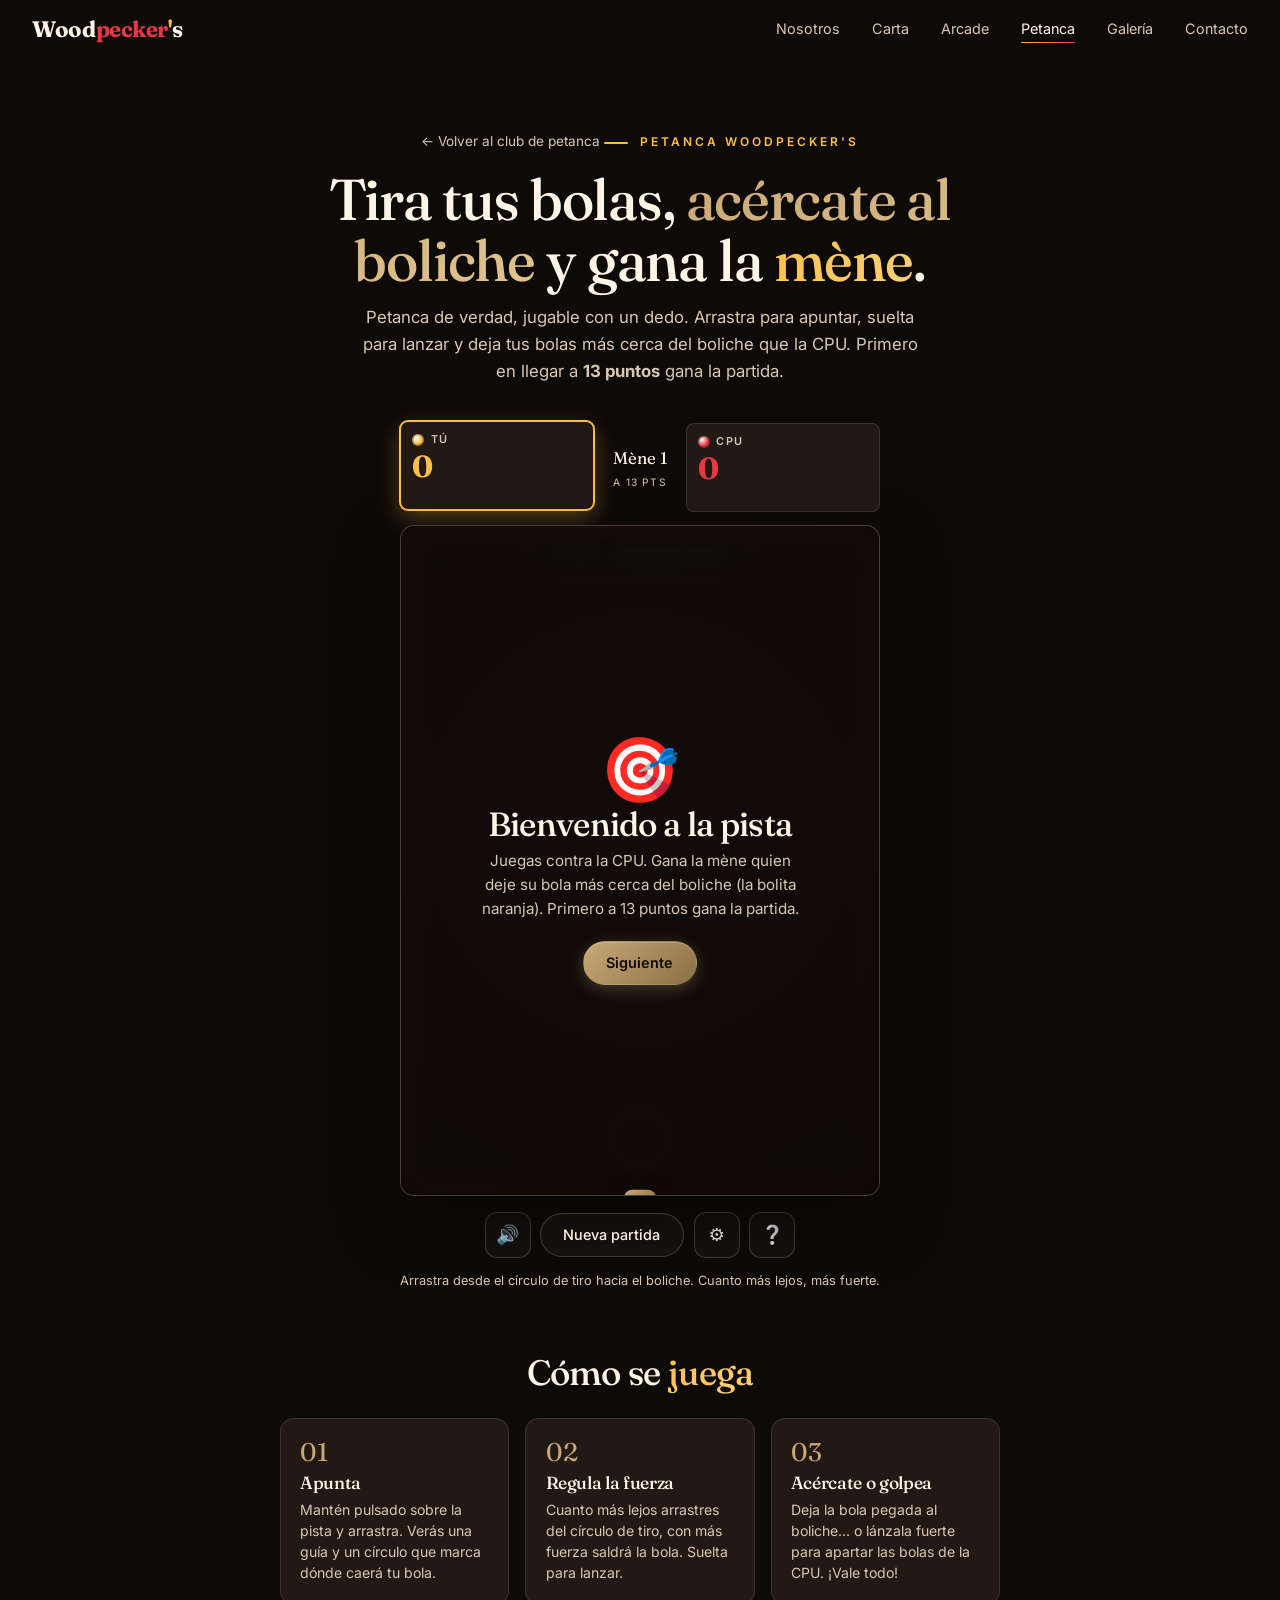
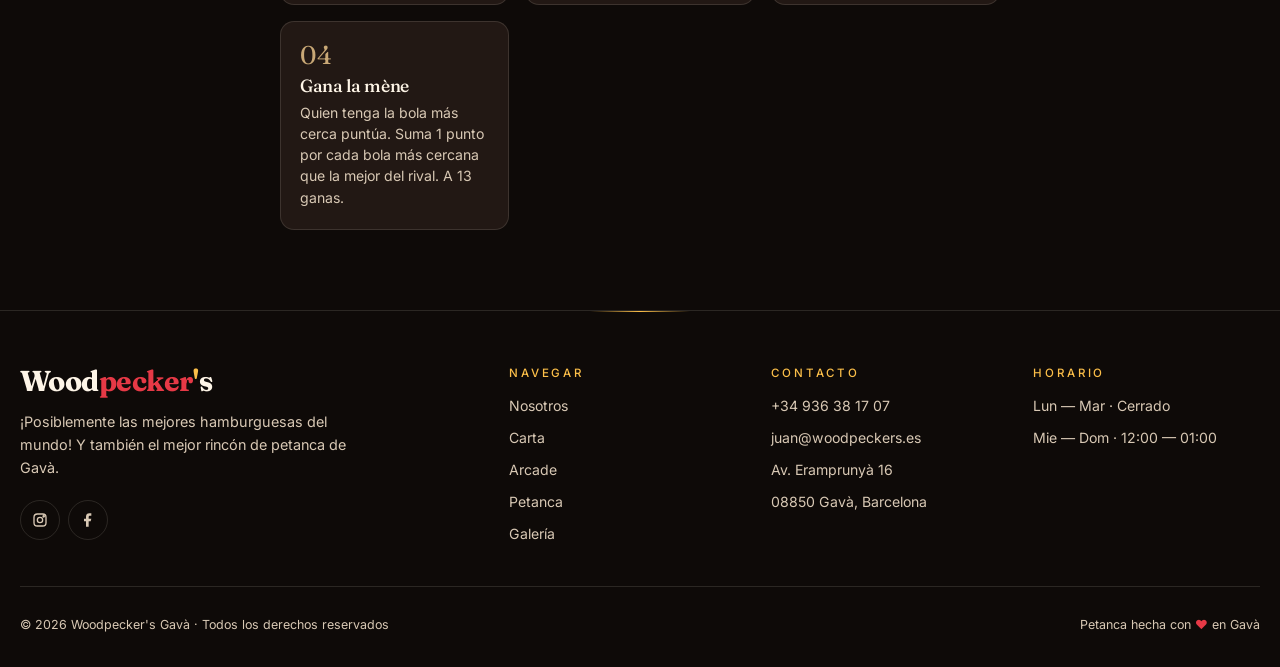
<file: petanca.html>
<!DOCTYPE html>
<html lang="es">
<head>
<meta charset="UTF-8" />
<meta name="viewport" content="width=device-width, initial-scale=1.0, viewport-fit=cover" />
<meta name="theme-color" content="#0e0a08" />
<meta name="description" content="Petanca Woodpecker's — el juego oficial de petanca de Woodpecker's Gavà. Apunta, lanza tus bolas y acércate más al boliche que la CPU. Jugable desde el móvil." />
<meta property="og:title" content="Petanca Woodpecker's · El juego" />
<meta property="og:description" content="Apunta, lanza y gana la mène. Petanca original jugable desde tu móvil." />
<meta property="og:type" content="website" />
<meta property="og:url" content="https://woodpeckers.es/petanca.html" />
<meta property="og:image" content="https://woodpeckers.es/img/hero.webp" />
<meta property="og:locale" content="es_ES" />
<meta property="og:site_name" content="Woodpecker's Gavà" />
<link rel="canonical" href="https://woodpeckers.es/petanca.html" />
<title>Petanca Woodpecker's · El juego oficial de la pista</title>

<link rel="icon" href="data:image/svg+xml,%3Csvg xmlns='http://www.w3.org/2000/svg' viewBox='0 0 100 100'%3E%3Ctext y='.9em' font-size='90'%3E🎯%3C/text%3E%3C/svg%3E" />

<link rel="preconnect" href="https://fonts.googleapis.com">
<link rel="preconnect" href="https://fonts.gstatic.com" crossorigin>
<link href="https://fonts.googleapis.com/css2?family=Fraunces:ital,opsz,wght@0,9..144,300;0,9..144,500;0,9..144,700;0,9..144,900;1,9..144,500&family=Inter:wght@300;400;500;600;700&family=VT323&display=swap" rel="stylesheet">
<link rel="stylesheet" href="css/base.css" />

<style>
/* Estilos específicos de la página (el resto está en css/base.css) */

/* =========================
   GAME PAGE
========================= */
.pet-page { padding-top: calc(var(--nav-h) + clamp(1.5rem, 6vw, 3.5rem)); padding-bottom: clamp(3rem, 8vw, 5rem); }
.game-hero { text-align: center; max-width: 760px; margin: 0 auto clamp(1.6rem, 4vw, 2.4rem); }
.game-hero h1 { font-size: clamp(2.1rem, 8vw, 3.6rem); font-weight: 500; margin: .7rem 0 .8rem; }
.game-hero h1 em { font-style: normal; }
.game-hero p { color: var(--cream-dim); max-width: 560px; margin: 0 auto; font-size: clamp(.95rem, 2.6vw, 1.05rem); }
.game-back { display: inline-flex; align-items: center; gap: .4rem; font-size: .85rem; color: var(--cream-dim); margin-bottom: .4rem; transition: color .3s; }
.game-back:hover { color: var(--mustard); }

/* --reserve ≈ alto del marcador + controles + márgenes alrededor del canvas */
.pet-game { width: 100%; max-width: 480px; margin: 0 auto; --reserve: 210px; }
/* Cap el ancho del juego según la ALTURA disponible para que el canvas
   vertical (400x560) quepa entero en pantalla sin recortarse en móvil.
   0.7143 = 400/560. */
@supports (height: 100svh) {
  .pet-game { max-width: min(480px, calc((100svh - var(--reserve)) * 0.7143)); }
}

/* HUD */
.pet-hud { display: flex; align-items: stretch; gap: .55rem; margin-bottom: .8rem; }
.pet-team { flex: 1 1 0; background: var(--surface); border: 1px solid var(--border); border-radius: var(--radius-sm); padding: .55rem .7rem; transition: border-color .3s, box-shadow .3s, transform .3s; }
.pet-team.active { transform: translateY(-2px); }
.pet-team--you.active { border-color: var(--mustard); box-shadow: 0 0 0 1px var(--mustard), 0 8px 22px var(--mustard-glow); }
.pet-team--cpu.active { border-color: var(--ketchup); box-shadow: 0 0 0 1px var(--ketchup), 0 8px 22px rgba(230,57,70,.28); }
.pet-team .pet-label { display:flex; align-items:center; gap:.4rem; font-size: .68rem; font-weight: 600; letter-spacing: .14em; text-transform: uppercase; color: var(--cream-dim); }
.pet-team .pet-chip { width: 12px; height: 12px; border-radius: 50%; flex-shrink: 0; box-shadow: inset 0 0 0 1.5px rgba(0,0,0,.3); }
.pet-team--you .pet-chip { background: radial-gradient(circle at 32% 30%, #fff 0%, var(--mustard) 55%, #b07d1f 100%); }
.pet-team--cpu .pet-chip { background: radial-gradient(circle at 32% 30%, #fff 0%, var(--ketchup) 55%, #7d1a22 100%); }
.pet-team .pet-score { font-family: 'Fraunces', serif; font-weight: 700; font-size: 1.9rem; line-height: 1; margin-top: .15rem; }
.pet-team--you .pet-score { color: var(--mustard); }
.pet-team--cpu .pet-score { color: var(--ketchup); }
.pet-boules { display: flex; gap: 4px; margin-top: .45rem; min-height: 12px; }
.pet-boules .b { width: 11px; height: 11px; border-radius: 50%; border: 1px solid rgba(254,245,231,.18); background: rgba(254,245,231,.05); transition: background .3s, border-color .3s; }
.pet-team--you .pet-boules .b.live { background: radial-gradient(circle at 32% 30%, #fff 0%, var(--mustard) 60%, #8b6f1a 100%); border-color: transparent; }
.pet-team--cpu .pet-boules .b.live { background: radial-gradient(circle at 32% 30%, #fff 0%, var(--ketchup) 60%, #7d1a22 100%); border-color: transparent; }
.pet-center { display: flex; flex-direction: column; align-items: center; justify-content: center; padding: 0 .2rem; min-width: 74px; }
.pet-center .pet-mene { font-family: 'Fraunces', serif; font-size: 1.05rem; color: var(--cream); white-space: nowrap; }
.pet-center .pet-goal { font-size: .64rem; letter-spacing: .12em; text-transform: uppercase; color: var(--cream-dim); margin-top: .15rem; }

/* STAGE */
.pet-stage { position: relative; border-radius: var(--radius); overflow: hidden; border: 1px solid var(--border-strong); box-shadow: 0 24px 60px rgba(0,0,0,.5), inset 0 1px 0 rgba(255,255,255,.04); background: #1a1009; touch-action: none; }
#petCanvas { width: 100%; height: auto; aspect-ratio: 400 / 560; display: block; touch-action: none; cursor: crosshair; }
.pet-banner { position: absolute; top: .65rem; left: 50%; transform: translateX(-50%); background: rgba(14,10,8,.78); -webkit-backdrop-filter: blur(8px); backdrop-filter: blur(8px); border: 1px solid var(--border); color: var(--cream); font-size: .8rem; font-weight: 500; padding: .42rem .9rem; border-radius: 999px; white-space: nowrap; max-width: 92%; overflow: hidden; text-overflow: ellipsis; pointer-events: none; transition: opacity .3s; }
.pet-banner.you { border-color: var(--mustard); }
.pet-banner.cpu { border-color: var(--ketchup); }

.pet-overlay { position: absolute; inset: 0; display: flex; flex-direction: column; align-items: center; justify-content: center; text-align: center; gap: .4rem; padding: 1.6rem; background: rgba(11,8,6,.86); -webkit-backdrop-filter: blur(7px); backdrop-filter: blur(7px); opacity: 0; visibility: hidden; transition: opacity .4s var(--ease-out), visibility .4s; z-index: 5; }
.pet-overlay.show { opacity: 1; visibility: visible; }
.pet-overlay .pet-big { font-size: clamp(2.6rem, 14vw, 4rem); line-height: 1; }
.pet-overlay h2 { font-size: clamp(1.5rem, 7vw, 2.1rem); font-weight: 500; }
.pet-overlay p { color: var(--cream-dim); font-size: .95rem; max-width: 320px; }
.pet-overlay .btn { margin-top: .8rem; }

/* CONTROLS */
.pet-controls { display: flex; align-items: center; justify-content: center; gap: .6rem; margin-top: 1rem; flex-wrap: wrap; }
.pet-iconbtn { width: 46px; height: 46px; border-radius: 12px; border: 1px solid var(--border-strong); background: rgba(254,245,231,.03); display: inline-flex; align-items: center; justify-content: center; font-size: 1.15rem; transition: border-color .3s, background .3s, transform .3s; }
.pet-iconbtn:hover { border-color: var(--mustard); background: rgba(252,191,73,.08); transform: translateY(-2px); }
.pet-hint { flex-basis: 100%; text-align: center; font-size: .8rem; color: var(--cream-dim); margin-top: .2rem; }

/* HOW TO PLAY */
.pet-how { max-width: 720px; margin: clamp(2.5rem, 7vw, 4rem) auto 0; }
.pet-how h2 { font-size: clamp(1.6rem, 5vw, 2.2rem); text-align: center; margin-bottom: 1.6rem; }
.pet-how h2 em { font-style: normal; }
.pet-steps { display: grid; grid-template-columns: repeat(auto-fit, minmax(180px, 1fr)); gap: 1rem; }
.pet-step { background: var(--surface); border: 1px solid var(--border); border-radius: var(--radius); padding: 1.3rem 1.2rem; }
.pet-step .num { font-family: 'Fraunces', serif; font-size: 1.6rem; color: var(--clay); line-height: 1; }
.pet-step h3 { font-size: 1.1rem; margin: .55rem 0 .4rem; font-weight: 500; }
.pet-step p { font-size: .88rem; color: var(--cream-dim); line-height: 1.5; }

/* SETTINGS / PANELES */
.pet-panel { position: absolute; inset: 0; display: flex; flex-direction: column; align-items: center; justify-content: center; text-align: center; gap: .7rem; padding: 1.4rem; background: rgba(11,8,6,.92); -webkit-backdrop-filter: blur(8px); backdrop-filter: blur(8px); opacity: 0; visibility: hidden; transition: opacity .35s var(--ease-out), visibility .35s; z-index: 8; overflow-y: auto; }
.pet-panel.show { opacity: 1; visibility: visible; }
.pet-panel h2 { font-size: clamp(1.4rem, 6vw, 1.9rem); font-weight: 500; }
.pet-panel h2 em { font-style: normal; }
.pet-panel .sub { color: var(--cream-dim); font-size: .85rem; margin-top: -.3rem; }
.pet-field { width: 100%; max-width: 340px; text-align: left; }
.pet-field > label { display: block; font-size: .68rem; letter-spacing: .12em; text-transform: uppercase; color: var(--mustard); margin: 0 0 .35rem 2px; font-weight: 600; }
.pet-seg { display: flex; gap: 4px; background: rgba(254,245,231,.04); border: 1px solid var(--border); border-radius: 10px; padding: 4px; }
.seg-btn { flex: 1 1 0; padding: .5rem .3rem; border-radius: 7px; font-size: .8rem; font-weight: 500; color: var(--cream-dim); transition: background .25s, color .25s; line-height: 1.1; }
.seg-btn[aria-pressed="true"] { background: var(--grad-clay); color: var(--bg); font-weight: 600; }
.pet-panel .btn { margin-top: .3rem; }
.pet-panel-foot { display: flex; gap: .6rem; flex-wrap: wrap; justify-content: center; margin-top: .4rem; }

/* STATS */
.pet-stats { display: flex; gap: 1.4rem; flex-wrap: wrap; justify-content: center; margin: .2rem 0; }
.pet-stat { text-align: center; }
.pet-stat b { display: block; font-family: 'Fraunces', serif; font-size: 1.6rem; color: var(--cream); line-height: 1; }
.pet-stat span { font-size: .66rem; letter-spacing: .1em; text-transform: uppercase; color: var(--cream-dim); }
.pet-goals { width: 100%; max-width: 340px; display: flex; flex-direction: column; gap: .35rem; margin-top: .3rem; }
.pet-goal-row { display: flex; align-items: center; gap: .55rem; font-size: .82rem; text-align: left; color: var(--cream-dim); background: rgba(254,245,231,.03); border: 1px solid var(--border); border-radius: 8px; padding: .45rem .6rem; }
.pet-goal-row.done { color: var(--cream); border-color: rgba(167,201,87,.4); }
.pet-goal-row .gi { font-size: 1rem; filter: grayscale(1); opacity: .5; }
.pet-goal-row.done .gi { filter: none; opacity: 1; }

/* TOAST objetivos */
.pet-toast { position: absolute; left: 50%; bottom: .8rem; transform: translateX(-50%) translateY(140%); background: linear-gradient(135deg, var(--clay), var(--clay-dark)); color: var(--bg); font-weight: 600; font-size: .82rem; padding: .55rem 1rem; border-radius: 999px; box-shadow: 0 10px 28px rgba(0,0,0,.45); display: flex; align-items: center; gap: .45rem; z-index: 9; transition: transform .5s var(--ease-spring); max-width: 90%; pointer-events: none; }
.pet-toast.show { transform: translateX(-50%) translateY(0); }

/* botón Lanzar (modo toque) */
#btnLaunch { display: none; }
#btnLaunch.show { display: inline-flex; }

/* RESPONSIVE */
@media (max-width: 480px) {
  .pet-team .pet-score { font-size: 1.6rem; }
  .pet-center { min-width: 62px; }
  /* menos relleno arriba y héroe más compacto para llegar antes al juego */
  .pet-page { padding-top: calc(var(--nav-h) + .8rem); }
  .game-hero { margin-bottom: 1rem; }
  .game-hero p { display: none; }
  .pet-controls { gap: .45rem; margin-top: .7rem; }
}
/* Pantallas bajas (móvil apaisado o ventanas pequeñas): compacta aún más */
@media (max-height: 720px) {
  .pet-game { --reserve: 180px; }
  .game-hero h1 { font-size: clamp(1.5rem, 6vw, 2rem); }
  .game-hero p { display: none; }
}
</style>
</head>
<body>

<a class="skip-link" href="#juego">Saltar al juego</a>

<!-- SCROLL PROGRESS -->
<div class="scroll-progress" aria-hidden="true"><div class="scroll-progress-bar"></div></div>

<!-- LOADER -->
<div id="loader" aria-hidden="true">
  <div class="loader-logo">
    <span>Wood</span><span>pecker</span><span>'</span><span>s</span>
  </div>
</div>

<!-- NAV -->
<header class="nav" id="nav" role="banner">
  <a href="index.html" class="brand" aria-label="Woodpecker's Gavà - Inicio">
    Wood<em>pecker</em><span class="apos">'</span>s
  </a>
  <nav aria-label="Navegación principal">
    <ul class="nav-links">
      <li><a href="index.html#historia">Nosotros</a></li>
      <li><a href="carta.html">Carta</a></li>
      <li><a href="arcade.html">Arcade</a></li>
      <li><a href="petanca.html" class="active" aria-current="page">Petanca</a></li>
      <li><a href="index.html#galeria">Galería</a></li>
      <li><a href="index.html#visita">Contacto</a></li>
    </ul>
  </nav>
  <button class="menu-toggle" id="menuToggle" aria-label="Abrir menú" aria-expanded="false" aria-controls="mobileMenu" type="button">
    <span class="bar"></span>
    <span class="bar"></span>
  </button>
</header>

<!-- MOBILE MENU -->
<nav class="mobile-menu" id="mobileMenu" aria-label="Menú de navegación móvil" aria-hidden="true">
  <div class="mobile-menu-nav">
    <a href="index.html" class="mobile-menu-item">
      <span class="mobile-menu-icon hero-icon" aria-hidden="true">🏠</span>
      <div class="mobile-menu-text"><h3>Inicio</h3><p>Volver a Woodpecker's</p></div>
      <span class="mobile-menu-arrow" aria-hidden="true">→</span>
    </a>
    <a href="carta.html" class="mobile-menu-item">
      <span class="mobile-menu-icon cart-icon" aria-hidden="true">🍔</span>
      <div class="mobile-menu-text"><h3>Carta</h3><p>Hamburguesas numeradas y tapas</p></div>
      <span class="mobile-menu-arrow" aria-hidden="true">→</span>
    </a>
    <a href="arcade.html" class="mobile-menu-item">
      <span class="mobile-menu-icon arcade-icon" aria-hidden="true">🕹️</span>
      <div class="mobile-menu-text"><h3>Arcade</h3><p>Juega mientras esperas</p></div>
      <span class="mobile-menu-arrow" aria-hidden="true">→</span>
    </a>
    <a href="petanca.html" class="mobile-menu-item">
      <span class="mobile-menu-icon petanca-icon" aria-hidden="true">🎯</span>
      <div class="mobile-menu-text"><h3>Petanca · El juego</h3><p>Apunta, lanza y gana la mène</p></div>
      <span class="mobile-menu-arrow" aria-hidden="true">→</span>
    </a>
    <a href="index.html#galeria" class="mobile-menu-item">
      <span class="mobile-menu-icon gallery-icon" aria-hidden="true">📸</span>
      <div class="mobile-menu-text"><h3>Galería</h3><p>Momentos en imágenes</p></div>
      <span class="mobile-menu-arrow" aria-hidden="true">→</span>
    </a>
    <a href="index.html#visita" class="mobile-menu-item">
      <span class="mobile-menu-icon contact-icon" aria-hidden="true">📍</span>
      <div class="mobile-menu-text"><h3>Contacto</h3><p>Dónde encontrarnos</p></div>
      <span class="mobile-menu-arrow" aria-hidden="true">→</span>
    </a>
  </div>
</nav>

<main id="juego">
<section class="pet-page">
  <div class="container">
    <div class="game-hero reveal blur">
      <a href="index.html#petanca" class="game-back">← Volver al club de petanca</a>
      <span class="eyebrow">Petanca Woodpecker's</span>
      <h1>Tira tus bolas, <em class="grad-text-clay">acércate al boliche</em> y gana la <span class="grad-text-mustard">mène</span>.</h1>
      <p>Petanca de verdad, jugable con un dedo. Arrastra para apuntar, suelta para lanzar y deja tus bolas más cerca del boliche que la CPU. Primero en llegar a <strong>13 puntos</strong> gana la partida.</p>
    </div>

    <div class="pet-game reveal" style="--delay:.1s;">
      <!-- HUD -->
      <div class="pet-hud" aria-hidden="false">
        <div class="pet-team pet-team--you active" id="teamYou">
          <div class="pet-label"><span class="pet-chip"></span> Tú</div>
          <div class="pet-score" id="scoreYou">0</div>
          <div class="pet-boules" id="boulesYou"></div>
        </div>
        <div class="pet-center">
          <div class="pet-mene" id="meneLabel">Mène 1</div>
          <div class="pet-goal">a 13 pts</div>
        </div>
        <div class="pet-team pet-team--cpu" id="teamCpu">
          <div class="pet-label"><span class="pet-chip"></span> CPU</div>
          <div class="pet-score" id="scoreCpu">0</div>
          <div class="pet-boules" id="boulesCpu"></div>
        </div>
      </div>

      <!-- STAGE -->
      <div class="pet-stage">
        <canvas id="petCanvas" role="img" aria-label="Pista de petanca. Arrastra sobre la pista para apuntar y suelta para lanzar tu bola."></canvas>
        <div class="pet-banner you" id="banner">Tu turno · arrastra para lanzar</div>

        <!-- toast de objetivos -->
        <div class="pet-toast" id="toast" aria-live="polite"></div>

        <!-- overlay genérico (mène / fin / tutorial) -->
        <div class="pet-overlay" id="overlay" role="alertdialog" aria-live="polite">
          <div class="pet-big" id="overlayIcon" aria-hidden="true">🎯</div>
          <h2 id="overlayTitle">¡Listo!</h2>
          <p id="overlayText"></p>
          <button class="btn btn-clay" id="overlayBtn" type="button">Continuar</button>
        </div>

        <!-- panel de ajustes -->
        <div class="pet-panel" id="settings" role="dialog" aria-label="Ajustes de la partida">
          <h2>Ajustes de <em class="grad-text-mustard">partida</em></h2>
          <div class="pet-field">
            <label>Dificultad</label>
            <div class="pet-seg" data-key="difficulty">
              <button class="seg-btn" type="button" data-val="facil">Fácil</button>
              <button class="seg-btn" type="button" data-val="normal">Normal</button>
              <button class="seg-btn" type="button" data-val="dificil">Difícil</button>
            </div>
          </div>
          <div class="pet-field">
            <label>Modalidad (bolas por lado)</label>
            <div class="pet-seg" data-key="boules">
              <button class="seg-btn" type="button" data-val="3">Individual · 3</button>
              <button class="seg-btn" type="button" data-val="4">Dobles · 4</button>
              <button class="seg-btn" type="button" data-val="6">Triples · 6</button>
            </div>
          </div>
          <div class="pet-field">
            <label>Bordes de la pista</label>
            <div class="pet-seg" data-key="walls">
              <button class="seg-btn" type="button" data-val="bounce">Rebote (arcade)</button>
              <button class="seg-btn" type="button" data-val="dead">Línea muerta (real)</button>
            </div>
          </div>
          <div class="pet-field">
            <label>Control</label>
            <div class="pet-seg" data-key="control">
              <button class="seg-btn" type="button" data-val="drag">Arrastrar</button>
              <button class="seg-btn" type="button" data-val="tap">Toque</button>
            </div>
          </div>
          <div class="pet-field">
            <label>Audio</label>
            <div class="pet-seg" data-key="music">
              <button class="seg-btn" type="button" data-val="off">Música off</button>
              <button class="seg-btn" type="button" data-val="on">Música ambiente</button>
            </div>
          </div>
          <div class="pet-panel-foot">
            <button class="btn btn-ghost" id="settingsStats" type="button">Estadísticas</button>
            <button class="btn btn-clay" id="settingsApply" type="button">Aplicar y jugar</button>
          </div>
        </div>

        <!-- panel de estadísticas / objetivos -->
        <div class="pet-panel" id="statsPanel" role="dialog" aria-label="Estadísticas y objetivos">
          <h2>Tus <em class="grad-text-clay">marcas</em></h2>
          <div class="pet-stats">
            <div class="pet-stat"><b id="stPlayed">0</b><span>Partidas</span></div>
            <div class="pet-stat"><b id="stWon">0</b><span>Ganadas</span></div>
            <div class="pet-stat"><b id="stStreak">0</b><span>Mejor racha</span></div>
          </div>
          <div class="pet-goals" id="goalsList"></div>
          <button class="btn btn-clay" id="statsClose" type="button">Volver</button>
        </div>
      </div>

      <!-- CONTROLS -->
      <div class="pet-controls">
        <button class="pet-iconbtn" id="btnSound" type="button" aria-label="Activar o silenciar sonido" title="Sonido">🔊</button>
        <button class="btn btn-ghost" id="btnNew" type="button">Nueva partida</button>
        <button class="btn btn-clay" id="btnLaunch" type="button">🎯 Lanzar</button>
        <button class="pet-iconbtn" id="btnSettings" type="button" aria-label="Ajustes" title="Ajustes">⚙️</button>
        <button class="pet-iconbtn" id="btnHelp" type="button" aria-label="Cómo se juega" title="Cómo se juega">❔</button>
        <span class="pet-hint" id="hint">Arrastra desde el círculo de tiro hacia el boliche. Cuanto más lejos arrastres, más fuerte lanzas.</span>
      </div>
    </div>

    <!-- HOW TO PLAY -->
    <div class="pet-how reveal blur">
      <h2>Cómo se <em class="grad-text-mustard">juega</em></h2>
      <div class="pet-steps">
        <div class="pet-step">
          <div class="num">01</div>
          <h3>Apunta</h3>
          <p>Mantén pulsado sobre la pista y arrastra. Verás una guía y un círculo que marca dónde caerá tu bola.</p>
        </div>
        <div class="pet-step">
          <div class="num">02</div>
          <h3>Regula la fuerza</h3>
          <p>Cuanto más lejos arrastres del círculo de tiro, con más fuerza saldrá la bola. Suelta para lanzar.</p>
        </div>
        <div class="pet-step">
          <div class="num">03</div>
          <h3>Acércate o golpea</h3>
          <p>Deja la bola pegada al boliche... o lánzala fuerte para apartar las bolas de la CPU. ¡Vale todo!</p>
        </div>
        <div class="pet-step">
          <div class="num">04</div>
          <h3>Gana la mène</h3>
          <p>Quien tenga la bola más cerca puntúa. Suma 1 punto por cada bola más cercana que la mejor del rival. A 13 ganas.</p>
        </div>
      </div>
    </div>
  </div>
</section>
</main>

<!-- FOOTER -->
<footer role="contentinfo">
  <div class="footer-top">
    <div class="footer-brand">
      <div class="brand" aria-hidden="true">Wood<em>pecker</em><span class="apos">'</span>s</div>
      <p>¡Posiblemente las mejores hamburguesas del mundo! Y también el mejor rincón de petanca de Gavà.</p>
      <div class="socials" aria-label="Redes sociales">
        <a href="#" aria-label="Instagram"><svg viewBox="0 0 24 24" fill="none" stroke="currentColor" stroke-width="2" stroke-linecap="round" stroke-linejoin="round" aria-hidden="true"><rect x="3" y="3" width="18" height="18" rx="5"/><circle cx="12" cy="12" r="4"/><circle cx="17.5" cy="6.5" r="1" fill="currentColor"/></svg></a>
        <a href="#" aria-label="Facebook"><svg viewBox="0 0 24 24" fill="currentColor" aria-hidden="true"><path d="M13 22v-8h3l1-4h-4V7.5c0-1.1.5-2 2-2h2V2h-3c-3 0-5 1.8-5 5v3H6v4h3v8h4z"/></svg></a>
      </div>
    </div>
    <div class="footer-col">
      <h4>Navegar</h4>
      <ul>
        <li><a href="index.html#historia">Nosotros</a></li>
        <li><a href="carta.html">Carta</a></li>
        <li><a href="arcade.html">Arcade</a></li>
        <li><a href="petanca.html">Petanca</a></li>
        <li><a href="index.html#galeria">Galería</a></li>
      </ul>
    </div>
    <div class="footer-col">
      <h4>Contacto</h4>
      <ul>
        <li><a href="tel:+34936381707">+34 936 38 17 07</a></li>
        <li><a href="mailto:juan@woodpeckers.es">juan@woodpeckers.es</a></li>
        <li>Av. Eramprunyà 16</li>
        <li>08850 Gavà, Barcelona</li>
      </ul>
    </div>
    <div class="footer-col">
      <h4>Horario</h4>
      <ul>
        <li>Lun — Mar · Cerrado</li>
        <li>Mie — Dom · 12:00 — 01:00</li>
      </ul>
    </div>
  </div>
  <div class="footer-bottom">
    <span>© <span id="footerYear">2026</span> Woodpecker's Gavà · Todos los derechos reservados</span>
    <span>Petanca hecha con <span class="heart" aria-label="amor">♥</span> en Gavà</span>
  </div>
</footer>

<script src="js/site.js"></script>

<script>
/* ============================================================
   JUEGO DE PETANCA — Woodpecker's
   Mundo lógico fijo (400 x 560) escalado al canvas.
   Mejoras: dificultad, trayectoria con rebotes, línea muerta,
   modalidades, práctica, partículas+huellas, medición en cm,
   háptica, zoom de cámara, control por toque, localStorage,
   reduced-motion, pausa, objetivos, sonidos+música, tutorial.
============================================================ */
(function () {
  'use strict';

  const W = 400, H = 560, WALL = 14, R = 15, JR = 7;
  const LAUNCH = { x: 200, y: 512 };
  const TARGET = 13;
  const FRICTION = 0.978, STOP = 0.34, REST = 0.92, WALLD = 0.5;
  const POWER_K = 1.95, MIN_TRAVEL = 40, MAX_TRAVEL = 600, SUB = 4;
  const CM = 0.27; // unidad lógica -> "cm" de pista (cosmético)
  const reduceMotion = window.matchMedia('(prefers-reduced-motion: reduce)').matches;

  const DIFF = {
    facil:   { sigma: 32, shoot: 0.20, terr: 0.10 },
    normal:  { sigma: 18, shoot: 0.50, terr: 0.06 },
    dificil: { sigma: 9,  shoot: 0.72, terr: 0.035 }
  };
  const GOALS = [
    { id: 'first_win', icon: '🥇', text: 'Gana tu primera partida' },
    { id: 'shutout',   icon: '🧹', text: 'Gana sin que la CPU puntúe' },
    { id: 'streak3',   icon: '🔥', text: 'Gana 3 partidas seguidas' },
    { id: 'carreau',   icon: '💥', text: 'Golpea y aparta una bola rival' },
    { id: 'bigmene',   icon: '🎯', text: 'Gana una mène de 4+ puntos' },
    { id: 'comeback',  icon: '🛡️', text: 'Gana yendo 6+ puntos por detrás' }
  ];

  /* ---------- almacenamiento ---------- */
  const SKEY = 'wpk_pet_settings', STKEY = 'wpk_pet_stats', SEEN = 'wpk_pet_seen';
  function loadJSON(k, def) { try { const v = JSON.parse(localStorage.getItem(k)); return v && typeof v === 'object' ? Object.assign({}, def, v) : Object.assign({}, def); } catch (e) { return Object.assign({}, def); } }
  function saveJSON(k, v) { try { localStorage.setItem(k, JSON.stringify(v)); } catch (e) {} }
  let settings = loadJSON(SKEY, { difficulty: 'normal', boules: 3, walls: 'bounce', control: 'drag', music: 'off', muted: false });
  let stats = loadJSON(STKEY, { played: 0, won: 0, lost: 0, streak: 0, best: 0, goals: {} });
  if (!stats.goals) stats.goals = {};

  /* ---------- DOM ---------- */
  const $ = (id) => document.getElementById(id);
  const canvas = $('petCanvas'), ctx = canvas.getContext('2d');
  const elScoreYou = $('scoreYou'), elScoreCpu = $('scoreCpu');
  const elBoulesYou = $('boulesYou'), elBoulesCpu = $('boulesCpu');
  const elMene = $('meneLabel'), teamYou = $('teamYou'), teamCpu = $('teamCpu');
  const banner = $('banner'), toast = $('toast');
  const overlay = $('overlay'), overlayIcon = $('overlayIcon'), overlayTitle = $('overlayTitle'), overlayText = $('overlayText'), overlayBtn = $('overlayBtn');
  const settingsPanel = $('settings'), statsPanel = $('statsPanel');
  const btnNew = $('btnNew'), btnSound = $('btnSound'), btnHelp = $('btnHelp'), btnSettings = $('btnSettings'), btnLaunch = $('btnLaunch');
  const hint = $('hint');

  /* ---------- estado ---------- */
  let bodies = [], boules = [], jack = null, marks = [], parts = [];
  let score = { you: 0, cpu: 0 }, left = { you: 0, cpu: 0 };
  let meneStarter = 'you', meneNo = 1, current = 'you';
  let state = 'idle';           // idle|ready|aiming|thrown|cpuWait|counting|mene|over
  let aim = null, tapTarget = null, overlayAction = null;
  let BPS = 3, practice = false;
  let jackDead = false, carreauMatch = false, minDiff = 0;
  let cam = { zoom: 1, x: W / 2, y: H / 2 }, camTween = null, pendingReveal = null;
  let paused = false, settleFrames = 0;
  let draft = null;

  /* ---------- textura de tierra ---------- */
  const speck = [];
  for (let i = 0; i < 90; i++) speck.push({ x: WALL + Math.random() * (W - WALL * 2), y: WALL + Math.random() * (H - WALL * 2), r: Math.random() * 1.6 + .3, t: Math.random() });

  /* ====================== AUDIO ====================== */
  let actx = null, noiseBuf = null, music = null;
  function ac() { if (!actx) { try { actx = new (window.AudioContext || window.webkitAudioContext)(); } catch (e) {} } return actx; }
  function resumeAudio() { const c = ac(); if (c && c.state === 'suspended') c.resume(); }
  function getNoise() {
    const c = ac(); if (!c) return null;
    if (!noiseBuf) { noiseBuf = c.createBuffer(1, c.sampleRate * 0.25, c.sampleRate); const d = noiseBuf.getChannelData(0); for (let i = 0; i < d.length; i++) d[i] = Math.random() * 2 - 1; }
    return noiseBuf;
  }
  function tone(freq, dur, type, vol) {
    if (settings.muted) return; const c = ac(); if (!c) return;
    try { const o = c.createOscillator(), g = c.createGain(); o.type = type || 'sine'; o.frequency.value = freq; const t = c.currentTime; g.gain.setValueAtTime(vol, t); g.gain.exponentialRampToValueAtTime(0.0001, t + dur); o.connect(g); g.connect(c.destination); o.start(t); o.stop(t + dur + .02); } catch (e) {}
  }
  let sndBudget = 0;
  function playImpact(wood, impact) {
    if (settings.muted || sndBudget > 0) return; sndBudget = 2;
    const c = ac(); if (!c) return; const vol = Math.min(.04 + impact * 0.02, .2);
    try {
      const src = c.createBufferSource(); src.buffer = getNoise();
      const f = c.createBiquadFilter(); f.type = wood ? 'lowpass' : 'bandpass';
      f.frequency.value = wood ? 420 : 2600; f.Q.value = wood ? 1 : 6;
      const g = c.createGain(); const t = c.currentTime;
      g.gain.setValueAtTime(vol, t); g.gain.exponentialRampToValueAtTime(0.0001, t + (wood ? .16 : .09));
      src.connect(f); f.connect(g); g.connect(c.destination); src.start(t); src.stop(t + .2);
    } catch (e) {}
    tone(wood ? 150 : 320 + Math.min(impact, 8) * 50, wood ? .14 : .07, 'triangle', vol * .5);
  }
  function throwSound() { tone(120, .14, 'sine', .07); }
  function winSound(win) {
    if (settings.muted) return;
    const seq = win ? [523, 659, 784, 1046] : [392, 330, 262];
    seq.forEach((f, i) => setTimeout(() => tone(f, .18, win ? 'triangle' : 'sine', .09), i * 95));
  }
  function startMusic() {
    if (settings.muted || settings.music !== 'on' || music) return; const c = ac(); if (!c) return;
    try {
      const g = c.createGain(); g.gain.value = 0.0; g.connect(c.destination);
      const o1 = c.createOscillator(), o2 = c.createOscillator(), lf = c.createOscillator(), lg = c.createGain();
      o1.type = 'sine'; o1.frequency.value = 110; o2.type = 'sine'; o2.frequency.value = 110 * 1.5;
      lf.type = 'sine'; lf.frequency.value = 0.07; lg.gain.value = 0.018;
      lf.connect(lg); lg.connect(g.gain); o1.connect(g); o2.connect(g);
      const t = c.currentTime; g.gain.setValueAtTime(0.0, t); g.gain.linearRampToValueAtTime(0.022, t + 2);
      o1.start(); o2.start(); lf.start();
      music = { g, o1, o2, lf };
    } catch (e) {}
  }
  function stopMusic() { if (!music) return; try { const c = ac(); music.g.gain.linearRampToValueAtTime(0.0001, c.currentTime + 0.6); const m = music; setTimeout(() => { try { m.o1.stop(); m.o2.stop(); m.lf.stop(); } catch (e) {} }, 700); } catch (e) {} music = null; }
  function syncMusic() { if (settings.music === 'on' && !settings.muted) startMusic(); else stopMusic(); }
  function vibrate(ms) { try { if (navigator.vibrate && !settings.muted) navigator.vibrate(ms); } catch (e) {} }

  /* ====================== HELPERS ====================== */
  const clamp = (v, a, b) => v < a ? a : v > b ? b : v;
  const dist = (a, b) => Math.hypot(a.x - b.x, a.y - b.y);
  const speedForTravel = (t) => clamp(t, MIN_TRAVEL, MAX_TRAVEL) * (1 - FRICTION) + STOP;
  const gauss = (s) => (Math.random() + Math.random() + Math.random() - 1.5) * s;
  const rnd = (a, b) => a + Math.random() * (b - a);
  function makeBody(x, y, r, mass, team) { return { x, y, vx: 0, vy: 0, r, mass, team, wasMoving: false, dead: false }; }

  /* ====================== PARTÍCULAS / HUELLAS ====================== */
  function spawnDust(x, y, n, power) {
    if (reduceMotion) return;
    for (let i = 0; i < n; i++) { const a = Math.random() * 6.283, s = Math.random() * power * 0.4 + 0.2; parts.push({ x, y, vx: Math.cos(a) * s, vy: Math.sin(a) * s - 0.4, life: 300 + Math.random() * 320, max: 620, r: Math.random() * 1.9 + 0.6, c: Math.random() > .5 ? '#6a5238' : '#3a2c1e' }); }
  }
  function updateParts(dt) {
    const k = dt / 16;
    for (let i = parts.length - 1; i >= 0; i--) { const p = parts[i]; p.x += p.vx * k; p.y += p.vy * k; p.vy += 0.04 * k; p.vx *= 0.95; p.vy *= 0.95; p.life -= dt; if (p.life <= 0) parts.splice(i, 1); }
  }

  /* ====================== FLUJO DE PARTIDA ====================== */
  function applySettings() {
    BPS = Number(settings.boules) || 3;
    elMene.parentElement.querySelector('.pet-goal') && (elMene.parentElement.querySelector('.pet-goal').textContent = 'a ' + TARGET + ' pts');
    hint.textContent = settings.control === 'tap'
      ? 'Toca dónde quieres que caiga la bola y pulsa “Lanzar”.'
      : 'Arrastra desde el círculo de tiro hacia el boliche. Cuanto más lejos, más fuerte.';
    syncMusic();
  }

  function newGame() {
    practice = false;
    score = { you: 0, cpu: 0 };
    meneStarter = 'you'; meneNo = 1; carreauMatch = false; minDiff = 0;
    hideOverlay(); hidePanels();
    startMene();
  }
  function startPractice() {
    practice = true;
    score = { you: 0, cpu: 0 }; meneNo = 1;
    hideOverlay(); hidePanels();
    newMeneSetup();
    left = { you: BPS, cpu: 0 };
    current = 'you'; state = 'ready'; tapTarget = null;
    updateHUD(); setBanner('Práctica libre · lanza sin rival', 'you'); syncLaunchBtn();
  }
  function newMeneSetup() {
    bodies = []; boules = []; marks = []; parts = []; jackDead = false;
    cam = { zoom: 1, x: W / 2, y: H / 2 }; camTween = null;
    jack = makeBody(rnd(130, 270), rnd(95, 215), JR, 0.4, 'jack');
    bodies.push(jack);
  }
  function startMene() {
    newMeneSetup();
    left = { you: BPS, cpu: BPS };
    current = meneStarter; tapTarget = null;
    hideOverlay(); updateHUD();
    proceed(true);
  }

  function closestHolder() { if (!boules.length) return null; let best = Infinity, t = null; for (const b of boules) { const d = dist(b, jack); if (d < best) { best = d; t = b.team; } } return t; }
  function closest(team) { let best = Infinity, ball = null; for (const b of boules) { if (b.team !== team) continue; const d = dist(b, jack); if (d < best) { best = d; ball = b; } } return { d: best, ball }; }

  function decideNext() {
    if (practice) return left.you > 0 ? 'you' : null;
    if (left.you === 0 && left.cpu === 0) return null;
    if (left.you === 0) return 'cpu';
    if (left.cpu === 0) return 'you';
    const h = closestHolder();
    if (h === null) return meneStarter;
    return h === 'you' ? 'cpu' : 'you';
  }

  function proceed(first) {
    const next = decideNext();
    if (next === null) { if (practice) endPracticeTanda(); else endMene(); return; }
    current = next; updateHUD(); tapTarget = null;
    if (next === 'you') { state = 'ready'; setBanner(practice ? 'Práctica · lanza libremente' : (first ? '¡Empiezas tú! Apunta y lanza' : 'Tu turno · apunta y lanza'), 'you'); }
    else { state = 'cpuWait'; setBanner('Turno de la CPU…', 'cpu'); setTimeout(cpuThrow, first ? 700 : 920); }
    syncLaunchBtn();
  }

  function throwBoule(team, vx, vy) {
    const b = makeBody(LAUNCH.x, LAUNCH.y, R, 1, team);
    b.vx = vx; b.vy = vy; b.wasMoving = true;
    boules.push(b); bodies.push(b);
    left[team]--; state = 'thrown'; settleFrames = 0;
    tapTarget = null; syncLaunchBtn(); updateHUD();
    throwSound(); vibrate(15);
  }

  function cpuThrow() {
    if (state !== 'cpuWait') return;
    const d = DIFF[settings.difficulty] || DIFF.normal;
    const yb = closest('you'), cb = closest('cpu');
    const playerHolds = yb.ball && (!cb.ball || yb.d < cb.d);
    let target, travel;
    // En difícil, si tu bola está pegada al boliche, a veces intenta mover el propio boliche
    if (settings.difficulty === 'dificil' && playerHolds && yb.d < 38 && left.cpu >= 2 && Math.random() < 0.35) {
      target = { x: jack.x + gauss(d.sigma * 0.7), y: jack.y + gauss(d.sigma * 0.7) };
      travel = dist(LAUNCH, target) * 1.3;
    } else if (playerHolds && yb.d < 130 && Math.random() < d.shoot) {
      target = { x: yb.ball.x + gauss(d.sigma * 0.6), y: yb.ball.y + gauss(d.sigma * 0.6) };
      travel = dist(LAUNCH, target) * 1.28;
    } else {
      target = { x: jack.x + gauss(d.sigma), y: jack.y + gauss(d.sigma) };
      travel = dist(LAUNCH, target) * (1 + gauss(d.terr));
    }
    const dx = target.x - LAUNCH.x, dy = target.y - LAUNCH.y, dd = Math.hypot(dx, dy) || 1;
    const v = speedForTravel(travel);
    throwBoule('cpu', dx / dd * v, dy / dd * v);
  }

  function onSettle() {
    // limpieza de bolas/boliche fuera (modo línea muerta)
    if (jack && jack.dead) jackDead = true;
    for (let i = boules.length - 1; i >= 0; i--) if (boules[i].dead) { spawnDust(boules[i].x, boules[i].y, 8, 3); boules.splice(i, 1); }
    bodies = bodies.filter(b => !b.dead);
    if (!jackDead) for (const b of boules) if (!b.markAdded) { b.markAdded = true; marks.push({ x: b.x, y: b.y, r: b.r * 0.9 }); }

    if (jackDead) { voidMene(); return; }
    proceed(false);
  }

  function voidMene() {
    state = 'mene';
    setBanner('¡El boliche se fue! Mène nula', 'cpu');
    showOverlay('🚫', 'Mène nula', 'El boliche salió de la pista, así que esta mène no cuenta. Se vuelve a jugar.', 'Repetir mène', () => startMene());
  }

  function endPracticeTanda() {
    state = 'mene';
    const yb = closest('you');
    const cm = yb.ball ? Math.round(yb.d * CM) : '—';
    showOverlay('🎯', 'Tanda completada', 'Tu bola más cercana quedó a ' + cm + ' cm del boliche. ¿Seguimos practicando?', 'Otra tanda', () => startPractice());
  }

  function endMene() {
    state = 'counting';
    const yb = closest('you'), cb = closest('cpu');
    let winner = null, pts = 0;
    if (yb.ball && cb.ball) {
      if (yb.d < cb.d) { winner = 'you'; pts = boules.filter(b => b.team === 'you' && dist(b, jack) < cb.d).length; }
      else { winner = 'cpu'; pts = boules.filter(b => b.team === 'cpu' && dist(b, jack) < yb.d).length; }
    } else if (yb.ball) { winner = 'you'; pts = boules.filter(b => b.team === 'you').length; }
    else if (cb.ball) { winner = 'cpu'; pts = boules.filter(b => b.team === 'cpu').length; }
    pts = Math.max(1, pts);
    pendingReveal = { winner, pts };
    if (!reduceMotion && jack) startCamTo(jack.x, jack.y, 1.85, 700, revealMene);
    else revealMene();
  }

  function revealMene() {
    const { winner, pts } = pendingReveal; pendingReveal = null;
    if (winner) { score[winner] += pts; meneStarter = winner; }
    minDiff = Math.min(minDiff, score.you - score.cpu);
    updateHUD();
    if (winner === 'you' && pts >= 4) unlockGoal('bigmene');
    if (score.you >= TARGET || score.cpu >= TARGET) { if (!reduceMotion) startCamTo(W / 2, H / 2, 1, 450, gameOver); else gameOver(); return; }
    if (!reduceMotion) startCamTo(W / 2, H / 2, 1, 450, null);
    const yw = winner === 'you';
    state = 'mene';
    setBanner(yw ? `¡Ganas la mène! +${pts}` : `La CPU gana la mène +${pts}`, yw ? 'you' : 'cpu');
    showOverlay(yw ? '🎉' : '🤖', yw ? '¡Mène para ti!' : 'Mène para la CPU',
      `${yw ? 'Tus bolas' : 'Sus bolas'} quedaron más cerca. Sumas ${pts} punto${pts > 1 ? 's' : ''}. Marcador ${score.you}–${score.cpu}.`,
      'Siguiente mène', () => { meneNo++; startMene(); });
  }

  function gameOver() {
    state = 'over';
    const yw = score.you >= TARGET;
    winSound(yw);
    if (!practice) {
      stats.played++;
      if (yw) { stats.won++; stats.streak++; stats.best = Math.max(stats.best, stats.streak); unlockGoal('first_win'); if (score.cpu === 0) unlockGoal('shutout'); if (stats.streak >= 3) unlockGoal('streak3'); if (minDiff <= -6) unlockGoal('comeback'); }
      else { stats.lost++; stats.streak = 0; }
      saveJSON(STKEY, stats);
    }
    setBanner(yw ? '¡PARTIDA GANADA!' : 'Partida perdida', yw ? 'you' : 'cpu');
    showOverlay(yw ? '🏆' : '😅', yw ? '¡Campeón de la pista!' : 'Te gana la CPU',
      `Resultado final ${score.you}–${score.cpu}. ${yw ? '¡Invita a una ronda en Woodpecker\'s!' : '¡La revancha está servida!'}`,
      'Jugar otra vez', () => newGame());
  }

  /* ====================== OBJETIVOS / UI ====================== */
  function unlockGoal(id) { if (stats.goals[id]) return; stats.goals[id] = true; saveJSON(STKEY, stats); const g = GOALS.find(x => x.id === id); if (g) showToast(g.icon, '¡Objetivo! ' + g.text); }
  let toastT = null;
  function showToast(icon, text) { toast.innerHTML = '<span>' + icon + '</span> ' + text; toast.classList.add('show'); clearTimeout(toastT); toastT = setTimeout(() => toast.classList.remove('show'), 2600); }

  function setBanner(t, who) { banner.textContent = t; banner.classList.remove('you', 'cpu'); if (who) banner.classList.add(who); banner.style.opacity = '1'; }
  function showOverlay(icon, title, text, btn, action) { overlayIcon.textContent = icon; overlayTitle.textContent = title; overlayText.textContent = text; overlayBtn.textContent = btn; overlayBtn.style.display = btn ? '' : 'none'; overlayAction = action; overlay.classList.add('show'); }
  function hideOverlay() { overlay.classList.remove('show'); overlayAction = null; }
  function hidePanels() { settingsPanel.classList.remove('show'); statsPanel.classList.remove('show'); }

  function updateHUD() {
    elScoreYou.textContent = score.you; elScoreCpu.textContent = score.cpu;
    elMene.textContent = practice ? 'Práctica' : 'Mène ' + meneNo;
    renderDots(elBoulesYou, left.you); renderDots(elBoulesCpu, practice ? 0 : left.cpu);
    teamYou.classList.toggle('active', current === 'you' && (state === 'ready' || state === 'aiming'));
    teamCpu.classList.toggle('active', current === 'cpu' && (state === 'cpuWait' || state === 'thrown'));
  }
  function renderDots(el, n) { let h = ''; for (let i = 0; i < BPS; i++) h += '<span class="b' + (i < n ? ' live' : '') + '"></span>'; el.innerHTML = h; }
  function syncLaunchBtn() { const show = settings.control === 'tap' && state === 'ready' && current === 'you' && tapTarget; btnLaunch.classList.toggle('show', !!show); }

  /* ====================== FÍSICA ====================== */
  function tick() {
    sndBudget = Math.max(0, sndBudget - 1);
    for (let s = 0; s < SUB; s++) {
      for (const b of bodies) { if (b.dead) continue; b.x += b.vx / SUB; b.y += b.vy / SUB; }
      for (const b of bodies) {
        if (b.dead) continue;
        if (settings.walls === 'dead') {
          if (b.x < WALL || b.x > W - WALL || b.y < WALL || b.y > H - WALL) { b.dead = true; b.vx = 0; b.vy = 0; }
        } else {
          const lo = WALL + b.r, hiX = W - WALL - b.r, hiY = H - WALL - b.r;
          if (b.x < lo) { b.x = lo; b.vx = -b.vx * WALLD; } else if (b.x > hiX) { b.x = hiX; b.vx = -b.vx * WALLD; }
          if (b.y < lo) { b.y = lo; b.vy = -b.vy * WALLD; } else if (b.y > hiY) { b.y = hiY; b.vy = -b.vy * WALLD; }
        }
      }
      collide();
    }
    for (const b of bodies) {
      if (b.dead) continue;
      b.vx *= FRICTION; b.vy *= FRICTION;
      const sp = Math.hypot(b.vx, b.vy);
      if (sp < STOP) { if (b.wasMoving) { b.wasMoving = false; if (b.team !== 'jack') spawnDust(b.x, b.y, 5, 1.5); } b.vx = 0; b.vy = 0; }
      else b.wasMoving = true;
    }
  }
  function collide() {
    for (let i = 0; i < bodies.length; i++) for (let j = i + 1; j < bodies.length; j++) {
      const a = bodies[i], b = bodies[j]; if (a.dead || b.dead) continue;
      let dx = b.x - a.x, dy = b.y - a.y, d = Math.hypot(dx, dy); const rsum = a.r + b.r;
      if (d >= rsum || d === 0) continue;
      const nx = dx / d, ny = dy / d, ov = rsum - d, tot = a.mass + b.mass;
      a.x -= nx * ov * (b.mass / tot); a.y -= ny * ov * (b.mass / tot);
      b.x += nx * ov * (a.mass / tot); b.y += ny * ov * (a.mass / tot);
      const vn = (b.vx - a.vx) * nx + (b.vy - a.vy) * ny;
      if (vn < 0) {
        const spA = Math.hypot(a.vx, a.vy), spB = Math.hypot(b.vx, b.vy); // velocidades pre-impulso
        const imp = -(1 + REST) * vn / (1 / a.mass + 1 / b.mass);
        a.vx -= imp * nx / a.mass; a.vy -= imp * ny / a.mass; b.vx += imp * nx / b.mass; b.vy += imp * ny / b.mass;
        const impact = -vn, wood = a.team === 'jack' || b.team === 'jack';
        playImpact(wood, impact);
        if (impact > 2.5) { spawnDust((a.x + b.x) / 2, (a.y + b.y) / 2, Math.min(10, 4 + impact | 0), impact); if (impact > 3.5) vibrate(22); }
        const rivals = (a.team === 'you' && b.team === 'cpu') || (a.team === 'cpu' && b.team === 'you');
        // Carreau solo si el golpe llega en TU tirada y tu bola es la que impacta
        // (la más rápida antes del choque), no por rebotes fortuitos.
        if (rivals && impact > 3 && !practice && current === 'you') {
          const striker = spA > spB ? a : b;
          if (striker.team === 'you') { carreauMatch = true; unlockGoal('carreau'); showToast('💥', '¡Carreau!'); }
        }
      }
    }
  }
  function allStopped() { for (const b of bodies) if (!b.dead && (b.vx !== 0 || b.vy !== 0)) return false; return true; }

  /* ====================== CÁMARA ====================== */
  function startCamTo(x, y, zoom, dur, cb) { camTween = { x0: cam.x, y0: cam.y, z0: cam.zoom, x1: x, y1: y, z1: zoom, t: 0, dur: dur, cb: cb }; }
  function updateCam(dt) {
    if (!camTween) return;
    camTween.t += dt; const k = clamp(camTween.t / camTween.dur, 0, 1), e = 1 - Math.pow(1 - k, 3);
    cam.x = camTween.x0 + (camTween.x1 - camTween.x0) * e;
    cam.y = camTween.y0 + (camTween.y1 - camTween.y0) * e;
    cam.zoom = camTween.z0 + (camTween.z1 - camTween.z0) * e;
    if (k >= 1) { const cb = camTween.cb; camTween = null; if (cb) cb(); }
  }

  /* ====================== TRAYECTORIA ====================== */
  function predictPath(ux, uy, travel) {
    let x = LAUNCH.x, y = LAUNCH.y, v = speedForTravel(travel), vx = ux * v, vy = uy * v;
    const pts = [{ x, y }];
    for (let i = 0; i < 260; i++) {
      x += vx; y += vy;
      if (settings.walls === 'dead') { if (x < WALL || x > W - WALL || y < WALL || y > H - WALL) { pts.push({ x, y }); break; } }
      else { const lo = WALL + R, hiX = W - WALL - R, hiY = H - WALL - R; if (x < lo) { x = lo; vx = -vx * WALLD; } else if (x > hiX) { x = hiX; vx = -vx * WALLD; } if (y < lo) { y = lo; vy = -vy * WALLD; } else if (y > hiY) { y = hiY; vy = -vy * WALLD; } }
      vx *= FRICTION; vy *= FRICTION;
      if (Math.hypot(vx, vy) < STOP) { pts.push({ x, y }); break; }
      if (i % 3 === 0) pts.push({ x, y });
    }
    return pts;
  }
  function computeAim() {
    let dx, dy, travel;
    if (settings.control === 'tap') { if (!tapTarget) return null; dx = tapTarget.x - LAUNCH.x; dy = tapTarget.y - LAUNCH.y; const raw = Math.hypot(dx, dy) || 1; travel = clamp(raw, MIN_TRAVEL, MAX_TRAVEL); return { ux: dx / raw, uy: dy / raw, travel }; }
    if (!aim) return null; dx = aim.px - LAUNCH.x; dy = aim.py - LAUNCH.y; const raw = Math.hypot(dx, dy); if (raw < 4) return null; travel = clamp(raw * POWER_K, MIN_TRAVEL, MAX_TRAVEL); return { ux: dx / raw, uy: dy / raw, travel };
  }

  /* ====================== RENDER ====================== */
  function draw() {
    ctx.clearRect(0, 0, W, H);
    ctx.save();
    ctx.translate(W / 2, H / 2); ctx.scale(cam.zoom, cam.zoom); ctx.translate(-cam.x, -cam.y);

    // suelo
    const g = ctx.createRadialGradient(W / 2, H * 0.42, 40, W / 2, H * 0.5, H * 0.75);
    g.addColorStop(0, '#3a2a1c'); g.addColorStop(0.55, '#2c1f15'); g.addColorStop(1, '#21160e');
    roundRect(WALL, WALL, W - WALL * 2, H - WALL * 2, 8); ctx.fillStyle = g; ctx.fill();

    ctx.save(); roundRect(WALL, WALL, W - WALL * 2, H - WALL * 2, 8); ctx.clip();
    for (const s of speck) { ctx.beginPath(); ctx.arc(s.x, s.y, s.r, 0, 7); ctx.fillStyle = s.t > .5 ? 'rgba(255,230,190,.06)' : 'rgba(0,0,0,.18)'; ctx.fill(); }
    ctx.strokeStyle = 'rgba(255,235,200,.05)'; ctx.lineWidth = 1; ctx.beginPath(); ctx.moveTo(WALL, H * 0.34); ctx.lineTo(W - WALL, H * 0.34); ctx.stroke();
    // huellas
    for (const m of marks) { ctx.beginPath(); ctx.ellipse(m.x, m.y + m.r * .5, m.r, m.r * .5, 0, 0, 7); ctx.fillStyle = 'rgba(0,0,0,.18)'; ctx.fill(); }
    // partículas
    for (const p of parts) { ctx.globalAlpha = clamp(p.life / p.max, 0, 1) * .8; ctx.beginPath(); ctx.arc(p.x, p.y, p.r, 0, 7); ctx.fillStyle = p.c; ctx.fill(); }
    ctx.globalAlpha = 1;
    ctx.restore();

    drawFrame();

    // círculo de tiro
    ctx.save(); ctx.setLineDash([6, 6]); ctx.lineWidth = 2; ctx.strokeStyle = 'rgba(201,168,118,.6)'; ctx.beginPath(); ctx.arc(LAUNCH.x, LAUNCH.y, 24, 0, 7); ctx.stroke(); ctx.restore();

    if ((state === 'mene' || state === 'counting' || state === 'ready') && boules.length) drawMeasures();

    for (const b of bodies) if (!b.dead) drawShadow(b);
    if (jack && !jack.dead) drawJack(jack);
    for (const b of boules) drawBoule(b);

    if ((state === 'aiming' || (settings.control === 'tap' && state === 'ready' && current === 'you')) && computeAim()) drawAim();
    else if (state === 'ready' && current === 'you') drawGhost();

    ctx.restore();
  }
  function roundRect(x, y, w, h, r) { ctx.beginPath(); ctx.moveTo(x + r, y); ctx.arcTo(x + w, y, x + w, y + h, r); ctx.arcTo(x + w, y + h, x, y + h, r); ctx.arcTo(x, y + h, x, y, r); ctx.arcTo(x, y, x + w, y, r); ctx.closePath(); }
  function drawFrame() {
    ctx.lineWidth = WALL; const lg = ctx.createLinearGradient(0, 0, W, H); lg.addColorStop(0, '#4a2f1d'); lg.addColorStop(.5, '#3a2418'); lg.addColorStop(1, '#2a1a10'); ctx.strokeStyle = lg;
    roundRect(WALL / 2, WALL / 2, W - WALL, H - WALL, 12); ctx.stroke();
    ctx.lineWidth = 1.5; ctx.strokeStyle = settings.walls === 'dead' ? 'rgba(230,57,70,.3)' : 'rgba(255,220,170,.12)'; roundRect(WALL, WALL, W - WALL * 2, H - WALL * 2, 8); ctx.stroke();
  }
  function drawShadow(b) { ctx.beginPath(); ctx.ellipse(b.x + b.r * .28, b.y + b.r * .42, b.r * 1.02, b.r * .72, 0, 0, 7); ctx.fillStyle = 'rgba(0,0,0,.32)'; ctx.fill(); }
  function drawJack(b) {
    const g = ctx.createRadialGradient(b.x - b.r * .4, b.y - b.r * .4, b.r * .15, b.x, b.y, b.r);
    g.addColorStop(0, '#ffd9a0'); g.addColorStop(.5, '#e08a2c'); g.addColorStop(1, '#8a4a14');
    ctx.beginPath(); ctx.arc(b.x, b.y, b.r, 0, 7); ctx.fillStyle = g; ctx.fill();
    ctx.beginPath(); ctx.arc(b.x - b.r * .35, b.y - b.r * .35, b.r * .25, 0, 7); ctx.fillStyle = 'rgba(255,255,255,.55)'; ctx.fill();
  }
  function drawBoule(b) {
    const accent = b.team === 'you' ? '#fcbf49' : '#e63946';
    const g = ctx.createRadialGradient(b.x - b.r * .42, b.y - b.r * .42, b.r * .15, b.x + b.r * .2, b.y + b.r * .3, b.r * 1.15);
    g.addColorStop(0, '#fbfdff'); g.addColorStop(.28, '#cfd6dd'); g.addColorStop(.62, '#9aa3ab'); g.addColorStop(1, '#535a61');
    ctx.beginPath(); ctx.arc(b.x, b.y, b.r, 0, 7); ctx.fillStyle = g; ctx.fill();
    ctx.save(); ctx.beginPath(); ctx.arc(b.x, b.y, b.r, 0, 7); ctx.clip(); ctx.strokeStyle = 'rgba(40,46,52,.4)'; ctx.lineWidth = 1;
    for (let i = -2; i <= 2; i++) { ctx.beginPath(); ctx.moveTo(b.x - b.r, b.y + i * 5 + 1); ctx.lineTo(b.x + b.r, b.y + i * 5 - 2); ctx.stroke(); }
    ctx.restore();
    ctx.beginPath(); ctx.arc(b.x, b.y, b.r - 1, 0, 7); ctx.lineWidth = 2.2; ctx.strokeStyle = accent; ctx.stroke();
    ctx.beginPath(); ctx.arc(b.x - b.r * .35, b.y - b.r * .38, b.r * .26, 0, 7); ctx.fillStyle = 'rgba(255,255,255,.7)'; ctx.fill();
  }
  function drawMeasures() {
    const yb = closest('you'), cb = closest('cpu');
    ctx.save(); ctx.setLineDash([4, 5]); ctx.lineWidth = 1.4;
    if (yb.ball) measure(yb.ball, 'rgba(252,191,73,.6)', '#fcbf49', yb.d);
    if (cb.ball) measure(cb.ball, 'rgba(230,57,70,.6)', '#e63946', cb.d);
    ctx.restore();
    function measure(ball, line, txt, d) {
      ctx.strokeStyle = line; ctx.beginPath(); ctx.moveTo(jack.x, jack.y); ctx.lineTo(ball.x, ball.y); ctx.stroke();
      const mx = (jack.x + ball.x) / 2, my = (jack.y + ball.y) / 2;
      ctx.setLineDash([]); ctx.font = '700 10px Inter, sans-serif'; ctx.textAlign = 'center'; ctx.textBaseline = 'middle';
      const label = Math.round(d * CM) + ' cm'; const wpx = ctx.measureText(label).width + 8;
      ctx.fillStyle = 'rgba(11,8,6,.78)'; roundRect(mx - wpx / 2, my - 7, wpx, 14, 4); ctx.fill();
      ctx.fillStyle = txt; ctx.fillText(label, mx, my); ctx.setLineDash([4, 5]);
    }
  }
  function drawGhost() {
    ctx.save(); ctx.globalAlpha = .5; drawBoule({ x: LAUNCH.x, y: LAUNCH.y, r: R, team: 'you' }); ctx.restore();
    if (!reduceMotion) { ctx.save(); ctx.globalAlpha = .6 + Math.sin(Date.now() / 350) * .25; ctx.fillStyle = 'rgba(254,245,231,.7)'; ctx.font = '600 12px Inter, sans-serif'; ctx.textAlign = 'center'; ctx.fillText(settings.control === 'tap' ? '· toca dónde lanzar ·' : '↑ arrastra para lanzar ↑', LAUNCH.x, LAUNCH.y - 34); ctx.restore(); }
  }
  function drawAim() {
    const a = computeAim(); if (!a) { drawGhost(); return; }
    const path = predictPath(a.ux, a.uy, a.travel), land = path[path.length - 1];
    const power = (a.travel - MIN_TRAVEL) / (MAX_TRAVEL - MIN_TRAVEL);
    const col = power < .5 ? '#7be495' : power < .8 ? '#fcbf49' : '#e63946';
    drawBoule({ x: LAUNCH.x, y: LAUNCH.y, r: R, team: 'you' });
    ctx.save();
    ctx.strokeStyle = col; ctx.lineWidth = 2.4; ctx.setLineDash([2, 8]); ctx.lineCap = 'round';
    ctx.beginPath(); ctx.moveTo(path[0].x, path[0].y); for (let i = 1; i < path.length; i++) ctx.lineTo(path[i].x, path[i].y); ctx.stroke();
    ctx.setLineDash([]);
    ctx.beginPath(); ctx.arc(land.x, land.y, R, 0, 7); ctx.lineWidth = 2.2; ctx.strokeStyle = col; ctx.stroke();
    ctx.beginPath(); ctx.arc(land.x, land.y, 2.5, 0, 7); ctx.fillStyle = col; ctx.fill();
    ctx.beginPath(); ctx.arc(LAUNCH.x, LAUNCH.y, 30, -Math.PI / 2, -Math.PI / 2 + power * 6.283); ctx.lineWidth = 4; ctx.strokeStyle = col; ctx.stroke();
    ctx.restore();
  }

  /* ====================== BUCLE ====================== */
  let last = performance.now(), acc = 0; const DT = 1000 / 60;
  function frame(now) {
    requestAnimationFrame(frame);
    let dt = now - last; last = now; if (dt > 250) dt = 250;
    if (paused) { draw(); return; }
    updateCam(dt); updateParts(dt);
    if (state === 'thrown') {
      acc += dt; while (acc >= DT) { tick(); acc -= DT; }
      if (allStopped()) { settleFrames++; if (settleFrames > 4) { settleFrames = 0; onSettle(); } } else settleFrames = 0;
    } else acc = 0;
    draw();
  }

  /* ====================== INPUT ====================== */
  function toLogical(cx, cy) { const r = canvas.getBoundingClientRect(); return { x: (cx - r.left) * (W / r.width), y: (cy - r.top) * (H / r.height) }; }
  function canAim() { return state === 'ready' && current === 'you' && cam.zoom < 1.02; }
  function onDown(e) {
    if (!canAim()) return; resumeAudio(); e.preventDefault();
    const p = toLogical(e.clientX, e.clientY);
    if (settings.control === 'tap') { tapTarget = p; setBanner('Pulsa “Lanzar” o toca otro punto', 'you'); syncLaunchBtn(); return; }
    aim = { px: p.x, py: p.y }; state = 'aiming'; updateHUD();
    try { canvas.setPointerCapture(e.pointerId); } catch (x) {}
  }
  function onMove(e) { if (state !== 'aiming' || !aim) return; e.preventDefault(); const p = toLogical(e.clientX, e.clientY); aim.px = p.x; aim.py = p.y; }
  function onUp(e) {
    if (state !== 'aiming' || !aim) return; e.preventDefault();
    const dx = aim.px - LAUNCH.x, dy = aim.py - LAUNCH.y, raw = Math.hypot(dx, dy);
    if (raw < 12) { state = 'ready'; aim = null; updateHUD(); return; }
    const ux = dx / raw, uy = dy / raw, v = speedForTravel(clamp(raw * POWER_K, MIN_TRAVEL, MAX_TRAVEL));
    aim = null; throwBoule('you', ux * v, uy * v);
  }
  canvas.addEventListener('pointerdown', onDown);
  canvas.addEventListener('pointermove', onMove);
  canvas.addEventListener('pointerup', onUp);
  canvas.addEventListener('pointercancel', () => { if (state === 'aiming') { state = 'ready'; aim = null; updateHUD(); } });
  canvas.addEventListener('touchmove', (e) => e.preventDefault(), { passive: false });

  btnLaunch.addEventListener('click', () => {
    if (!(settings.control === 'tap' && state === 'ready' && current === 'you' && tapTarget)) return;
    resumeAudio();
    const a = computeAim(); if (!a) return; const v = speedForTravel(a.travel);
    throwBoule('you', a.ux * v, a.uy * v);
  });

  /* ====================== PANELES / BOTONES ====================== */
  overlayBtn.addEventListener('click', () => { const a = overlayAction; hideOverlay(); if (a) a(); });
  btnNew.addEventListener('click', () => { resumeAudio(); newGame(); });
  btnSound.addEventListener('click', () => { settings.muted = !settings.muted; btnSound.textContent = settings.muted ? '🔇' : '🔊'; saveJSON(SKEY, settings); if (settings.muted) stopMusic(); else { resumeAudio(); syncMusic(); } });
  btnHelp.addEventListener('click', () => showTutorial(0));

  function openSettings() {
    draft = Object.assign({}, settings);
    document.querySelectorAll('.pet-seg').forEach(seg => { const key = seg.dataset.key; seg.querySelectorAll('.seg-btn').forEach(b => b.setAttribute('aria-pressed', String(b.dataset.val === String(draft[key])))); });
    statsPanel.classList.remove('show'); settingsPanel.classList.add('show');
  }
  btnSettings.addEventListener('click', () => { resumeAudio(); openSettings(); });
  document.querySelectorAll('.pet-seg').forEach(seg => {
    const key = seg.dataset.key;
    seg.addEventListener('click', (e) => { const b = e.target.closest('.seg-btn'); if (!b) return; seg.querySelectorAll('.seg-btn').forEach(x => x.setAttribute('aria-pressed', 'false')); b.setAttribute('aria-pressed', 'true'); if (draft) draft[key] = b.dataset.val; });
  });
  $('settingsApply').addEventListener('click', () => { if (draft) { draft.boules = Number(draft.boules); settings = Object.assign({}, settings, draft); saveJSON(SKEY, settings); } applySettings(); hidePanels(); newGame(); });
  $('settingsStats').addEventListener('click', () => { renderStats(); settingsPanel.classList.remove('show'); statsPanel.classList.add('show'); });
  $('statsClose').addEventListener('click', () => { statsPanel.classList.remove('show'); openSettings(); });

  function renderStats() {
    $('stPlayed').textContent = stats.played; $('stWon').textContent = stats.won; $('stStreak').textContent = stats.best;
    $('goalsList').innerHTML = GOALS.map(g => '<div class="pet-goal-row' + (stats.goals[g.id] ? ' done' : '') + '"><span class="gi">' + g.icon + '</span>' + (stats.goals[g.id] ? g.text : g.text) + (stats.goals[g.id] ? ' ✓' : '') + '</div>').join('');
  }

  // botón práctica dentro de ajustes
  (function injectPractice() {
    const foot = settingsPanel.querySelector('.pet-panel-foot');
    const b = document.createElement('button'); b.type = 'button'; b.className = 'btn btn-ghost'; b.textContent = 'Práctica libre';
    b.addEventListener('click', () => { if (draft) { draft.boules = Number(draft.boules); settings = Object.assign({}, settings, draft); saveJSON(SKEY, settings); } applySettings(); hidePanels(); startPractice(); });
    foot.insertBefore(b, foot.firstChild);
  })();

  /* ====================== TUTORIAL ====================== */
  const TUT = [
    { icon: '🎯', title: 'Bienvenido a la pista', text: 'Juegas contra la CPU. Gana la mène quien deje su bola más cerca del boliche (la bolita naranja). Primero a 13 puntos gana la partida.' },
    { icon: '👉', title: 'Apunta y lanza', text: 'Arrastra desde el círculo de tiro hacia el boliche. La línea (con sus rebotes) y el aro te muestran dónde caerá la bola. Cuanto más lejos arrastres, más fuerte.' },
    { icon: '💥', title: 'Estrategia', text: 'Puedes acercarte al boliche… o lanzar fuerte para apartar las bolas de la CPU (¡carreau!). Cambia control, dificultad y modalidad en ⚙️.' }
  ];
  function showTutorial(i) {
    const t = TUT[i];
    showOverlay(t.icon, t.title, t.text, i < TUT.length - 1 ? 'Siguiente' : '¡A jugar!', () => { if (i < TUT.length - 1) showTutorial(i + 1); else { try { localStorage.setItem(SEEN, '1'); } catch (e) {} if (state === 'idle') newGame(); } });
  }

  /* ====================== PAUSA / RESIZE ====================== */
  document.addEventListener('visibilitychange', () => { paused = document.hidden; if (!paused) last = performance.now(); });
  window.addEventListener('blur', () => { paused = true; });
  window.addEventListener('focus', () => { if (!document.hidden) { paused = false; last = performance.now(); } });
  function resize() {
    // DPR hasta 3 para nitidez en pantallas de alta densidad.
    const dpr = Math.min(window.devicePixelRatio || 1, 3), r = canvas.getBoundingClientRect();
    if (!r.width) return; // evita transform NaN si aún no hay layout
    canvas.width = Math.round(r.width * dpr); canvas.height = Math.round(r.height * dpr);
    ctx.setTransform((r.width / W) * dpr, 0, 0, (r.height / H) * dpr, 0, 0);
    ctx.imageSmoothingEnabled = true; ctx.imageSmoothingQuality = 'high';
  }
  window.addEventListener('resize', resize);
  if ('ResizeObserver' in window) new ResizeObserver(resize).observe(canvas);
  window.addEventListener('pointerdown', resumeAudio, { once: true });

  /* ====================== ARRANQUE ====================== */
  btnSound.textContent = settings.muted ? '🔇' : '🔊';
  applySettings();
  resize();
  let seen = false; try { seen = !!localStorage.getItem(SEEN); } catch (e) {}
  if (seen) newGame(); else showTutorial(0);
  requestAnimationFrame(frame);
})();
</script>
</body>
</html>
</file>
<file: css/base.css>
/* ============================================================
   Woodpecker's — BASE (plantilla compartida)
   Tokens de diseño + componentes comunes a todas las páginas:
   reset, tipografía, loader, nav, menú móvil, botones, reveal,
   footer y responsive/print de la plantilla.
   Lo específico de cada página va en su propio <style> inline.
============================================================ */

/* ========== RESET & TOKENS ========== */
*, *::before, *::after { box-sizing: border-box; margin: 0; padding: 0; }
html { scroll-behavior: smooth; -webkit-text-size-adjust: 100%; }

:root {
  --bg: #0e0a08;
  --bg-2: #1a1310;
  --surface: #221814;
  --wood: #3a2418;
  --cream: #fef5e7;
  --cream-dim: #d8c8b4;
  --ketchup: #e63946;
  --ketchup-dark: #b52d38;
  --mustard: #fcbf49;
  --mustard-glow: rgba(252, 191, 73, 0.3);
  --lettuce: #a7c957;
  --pixel: #7be495;
  --pixel-glow: rgba(123, 228, 149, 0.4);
  --clay: #c9a876;
  --clay-dark: #8b6f47;
  --border: rgba(254, 245, 231, 0.12);
  --border-strong: rgba(254, 245, 231, 0.2);
  --radius: 14px;
  --radius-sm: 8px;
  --max: 1280px;
  --ease-out: cubic-bezier(.16, 1, .3, 1);
  --ease-smooth: cubic-bezier(.4, 0, .2, 1);
  --ease-spring: cubic-bezier(.34, 1.56, .64, 1);
  --nav-h: 72px;
  --safe-bottom: env(safe-area-inset-bottom, 0px);
  --grad-mustard: linear-gradient(135deg, var(--mustard), #f9d27a);
  --grad-clay: linear-gradient(135deg, var(--clay), #e0c48e);
  --grad-ketchup-mustard: linear-gradient(90deg, var(--mustard), var(--ketchup));
}

@media (prefers-reduced-motion: reduce) {
  *, *::before, *::after {
    animation-duration: .01ms !important;
    animation-iteration-count: 1 !important;
    transition-duration: .01ms !important;
    scroll-behavior: auto !important;
  }
}

body {
  font-family: 'Inter', system-ui, -apple-system, BlinkMacSystemFont, 'Segoe UI', sans-serif;
  background: var(--bg);
  color: var(--cream);
  line-height: 1.6;
  -webkit-font-smoothing: antialiased;
  -moz-osx-font-smoothing: grayscale;
  text-rendering: optimizeLegibility;
  overflow-x: hidden;
  min-height: 100vh;
}

body.menu-open { overflow: hidden; }
body.menu-open::after {
  content: ""; position: fixed; inset: 0;
  background: rgba(0,0,0,.5); z-index: 140;
  animation: fadeIn .4s var(--ease-smooth) both;
}
@keyframes fadeIn { from { opacity: 0; } to { opacity: 1; } }

img, video, svg, canvas { max-width: 100%; display: block; height: auto; }
a { color: inherit; text-decoration: none; }
button { font: inherit; cursor: pointer; border: none; background: none; color: inherit; }

.grad-text-mustard {
  background: var(--grad-mustard);
  -webkit-background-clip: text; background-clip: text;
  -webkit-text-fill-color: transparent; color: transparent;
}
.grad-text-clay {
  background: var(--grad-clay);
  -webkit-background-clip: text; background-clip: text;
  -webkit-text-fill-color: transparent; color: transparent;
}

.skip-link {
  position: absolute; left: -9999px; top: auto;
  width: 1px; height: 1px; overflow: hidden; z-index: 10000;
}
.skip-link:focus {
  position: fixed; top: 1rem; left: 1rem;
  width: auto; height: auto; padding: .8rem 1.2rem;
  background: var(--cream); color: var(--bg);
  border-radius: var(--radius-sm); font-weight: 600; z-index: 10000;
}

:focus-visible { outline: 2px solid var(--mustard); outline-offset: 3px; border-radius: 4px; }
button:focus-visible, a:focus-visible {
  outline: 2px solid var(--mustard); outline-offset: 4px;
  box-shadow: 0 0 0 6px var(--mustard-glow);
}

h1, h2, h3, h4 { font-family: 'Fraunces', Georgia, serif; font-weight: 500; line-height: 1.05; letter-spacing: -0.02em; text-wrap: balance; }
::selection { background: var(--mustard); color: var(--bg); }

html { scrollbar-color: var(--wood) var(--bg-2); scrollbar-width: thin; }
::-webkit-scrollbar { width: 10px; }
::-webkit-scrollbar-track { background: var(--bg-2); }
::-webkit-scrollbar-thumb { background: var(--wood); border-radius: 99px; border: 2px solid var(--bg-2); }
::-webkit-scrollbar-thumb:hover { background: var(--clay-dark); }

.eyebrow {
  display: inline-block;
  font-size: .75rem; font-weight: 600;
  letter-spacing: .25em; text-transform: uppercase;
  color: var(--mustard);
}
.eyebrow::before {
  content: ""; display: inline-block;
  width: 24px; height: 2px; border-radius: 2px;
  background: var(--mustard);
  vertical-align: middle; margin-right: .7rem;
}

section { position: relative; padding: clamp(4rem, 10vw, 8rem) clamp(1.25rem, 4vw, 2rem); scroll-margin-top: var(--nav-h); }
.container { max-width: var(--max); margin: 0 auto; width: 100%; }

/* ========== SCROLL PROGRESS ========== */
.scroll-progress {
  position: fixed; top: 0; left: 0; width: 100%; height: 2px;
  background: transparent; z-index: 9998; pointer-events: none;
}
.scroll-progress-bar {
  height: 100%; width: 0%;
  background: var(--grad-ketchup-mustard);
  transform-origin: left;
  box-shadow: 0 0 8px var(--mustard-glow);
}

/* ========== LOADER ========== */
#loader {
  position: fixed; inset: 0; z-index: 9999;
  background: var(--bg);
  display: flex; align-items: center; justify-content: center;
  transition: opacity 1s var(--ease-out), visibility 1s;
}
#loader.hide { opacity: 0; visibility: hidden; pointer-events: none; }
.loader-logo {
  font-family: 'Fraunces', serif; font-weight: 700;
  font-size: clamp(1.8rem, 6vw, 3.2rem);
  letter-spacing: -.02em; color: var(--cream);
  display: flex; align-items: center; gap: .1rem;
  white-space: nowrap;
}
.loader-logo span { display: inline-block; opacity: 0; transform: translateY(20px) scale(0.9); }
.loader-logo span:nth-child(1){ color: var(--ketchup); animation: loaderRise .9s var(--ease-spring) .1s forwards; }
.loader-logo span:nth-child(2){ animation: loaderRise .9s var(--ease-spring) .2s forwards; }
.loader-logo span:nth-child(3){ color: var(--mustard); animation: loaderRise .9s var(--ease-spring) .3s forwards; }
.loader-logo span:nth-child(4){ animation: loaderRise .9s var(--ease-spring) .4s forwards; }
@keyframes loaderRise { to { opacity: 1; transform: none; } }

/* ========== NAV ========== */
.nav {
  position: fixed; top: 0; left: 0; right: 0; z-index: 150;
  padding: 1rem clamp(1.25rem, 4vw, 2rem);
  display: flex; align-items: center; justify-content: space-between;
  transition: background .5s var(--ease-smooth), padding .5s var(--ease-smooth), border-color .5s var(--ease-smooth);
  border-bottom: 1px solid transparent;
  padding-top: calc(1rem + env(safe-area-inset-top, 0px));
}
.nav.scrolled {
  background: rgba(14, 10, 8, .85);
  -webkit-backdrop-filter: blur(14px) saturate(140%);
  backdrop-filter: blur(14px) saturate(140%);
  padding: .7rem clamp(1.25rem, 4vw, 2rem);
  padding-top: calc(.7rem + env(safe-area-inset-top, 0px));
  border-bottom-color: var(--border);
}
.brand {
  font-family: 'Fraunces', serif;
  font-size: 1.4rem; font-weight: 700; letter-spacing: -.02em;
  display: flex; align-items: baseline; gap: .02rem;
  line-height: 1; flex-shrink: 0;
  transition: transform .3s var(--ease-spring);
  z-index: 160; position: relative;
}
.brand:hover { transform: scale(1.05); }
.brand em { font-style: normal; color: var(--ketchup); }
.brand .apos { color: var(--mustard); }

.nav-links { display: flex; align-items: center; gap: 2rem; list-style: none; }
.nav-links a {
  font-size: .9rem; font-weight: 400; color: var(--cream-dim);
  position: relative; padding: .25rem 0;
  transition: color .3s var(--ease-smooth);
}
.nav-links a::after {
  content: ""; position: absolute; left: 0; bottom: -2px;
  height: 1.5px; width: 0;
  background: var(--grad-ketchup-mustard);
  transition: width .4s var(--ease-out);
  border-radius: 2px;
}
.nav-links a:hover { color: var(--cream); }
.nav-links a:hover::after { width: 100%; }
.nav-links a.active { color: var(--cream); }
.nav-links a.active::after { width: 100%; }

.menu-toggle {
  display: none;
  width: 48px; height: 48px;
  border: 1px solid var(--border); border-radius: 12px;
  position: relative; z-index: 160;
  background: rgba(14,10,8,.6);
  -webkit-backdrop-filter: blur(8px);
  backdrop-filter: blur(8px);
  flex-shrink: 0;
  transition: border-color .3s, background .3s;
}
.menu-toggle:hover { border-color: var(--mustard); background: rgba(252,191,73,.1); }
.menu-toggle .bar {
  position: absolute; left: 50%;
  width: 20px; height: 1.5px; background: var(--cream);
  transition: transform .45s var(--ease-spring);
  border-radius: 2px;
  transform-origin: center;
}
.menu-toggle .bar:nth-child(1) { top: calc(50% - 4px); transform: translateX(-50%); }
.menu-toggle .bar:nth-child(2) { top: calc(50% + 4px); transform: translateX(-50%); }
.menu-toggle.active .bar:nth-child(1) { top: 50%; transform: translate(-50%, 0) rotate(45deg); }
.menu-toggle.active .bar:nth-child(2) { top: 50%; transform: translate(-50%, 0) rotate(-45deg); }

/* ========== MOBILE MENU ========== */
.mobile-menu {
  position: fixed; inset: 0; z-index: 145;
  background: var(--bg);
  display: flex; flex-direction: column;
  overflow-y: auto; -webkit-overflow-scrolling: touch;
  padding-top: calc(80px + env(safe-area-inset-top, 0px));
  padding-bottom: calc(2rem + var(--safe-bottom));
  transform: translateX(100%);
  transition: transform .55s var(--ease-out);
  visibility: hidden;
  contain: layout style;
}
.mobile-menu.open { transform: none; visibility: visible; }

.mobile-menu-nav {
  flex: 1;
  padding: 1.5rem clamp(1.5rem, 5vw, 2.5rem);
  display: flex; flex-direction: column; gap: .1rem;
}
.mobile-menu-item {
  display: flex; align-items: center; gap: 1rem;
  padding: 1rem 0;
  border-bottom: 1px solid rgba(254,245,231,.06);
  color: var(--cream);
  opacity: 0;
  transform: translateX(20px);
  transition: opacity .4s var(--ease-out), transform .4s var(--ease-out), color .3s;
  will-change: opacity, transform;
}
.mobile-menu.open .mobile-menu-item { opacity: 1; transform: none; }
.mobile-menu.open .mobile-menu-item:nth-child(1) { transition-delay: .08s; }
.mobile-menu.open .mobile-menu-item:nth-child(2) { transition-delay: .13s; }
.mobile-menu.open .mobile-menu-item:nth-child(3) { transition-delay: .18s; }
.mobile-menu.open .mobile-menu-item:nth-child(4) { transition-delay: .23s; }
.mobile-menu.open .mobile-menu-item:nth-child(5) { transition-delay: .28s; }
.mobile-menu.open .mobile-menu-item:nth-child(6) { transition-delay: .33s; }
.mobile-menu.open .mobile-menu-item:nth-child(7) { transition-delay: .38s; }

.mobile-menu-item:hover, .mobile-menu-item:focus-visible { color: var(--mustard); }
.mobile-menu-icon {
  width: 42px; height: 42px;
  display: flex; align-items: center; justify-content: center;
  border-radius: 12px; flex-shrink: 0; font-size: 1.2rem;
  transition: transform .3s var(--ease-spring);
}
.mobile-menu-item:hover .mobile-menu-icon { transform: scale(1.1); }
.mobile-menu-icon.hero-icon { background: rgba(230,57,70,.12); }
.mobile-menu-icon.about-icon, .mobile-menu-icon.cart-icon, .mobile-menu-icon.gallery-icon { background: rgba(252,191,73,.12); }
.mobile-menu-icon.arcade-icon { background: rgba(123,228,149,.12); }
.mobile-menu-icon.petanca-icon { background: rgba(201,168,118,.12); }
.mobile-menu-icon.contact-icon { background: rgba(167,201,87,.12); }

.mobile-menu-text { flex: 1; }
.mobile-menu-text h3 {
  font-family: 'Fraunces', serif;
  font-size: 1.35rem; font-weight: 500; letter-spacing: -.01em; line-height: 1.1;
}
.mobile-menu-text p {
  font-size: .82rem; color: var(--cream-dim);
  margin-top: .25rem; line-height: 1.3;
}
.mobile-menu-arrow {
  color: var(--cream-dim); font-size: .85rem;
  transition: transform .3s var(--ease-out), color .3s;
  flex-shrink: 0; opacity: .5;
}
.mobile-menu-item:hover .mobile-menu-arrow {
  transform: translateX(4px); color: var(--mustard); opacity: 1;
}

/* ========== BUTTONS ========== */
.btn {
  display: inline-flex; align-items: center; gap: .6rem;
  padding: .85rem 1.4rem; border-radius: 999px;
  font-size: .9rem; font-weight: 500;
  transition: transform .4s var(--ease-out), box-shadow .4s var(--ease-out), background .4s var(--ease-out), color .4s var(--ease-out), border-color .4s var(--ease-out);
  border: 1px solid transparent;
  white-space: nowrap; text-align: center;
  justify-content: center; line-height: 1;
  position: relative; overflow: hidden;
  contain: layout style;
}
.btn::before {
  content: ""; position: absolute; top: 50%; left: 50%;
  width: 0; height: 0; border-radius: 50%;
  background: rgba(255,255,255,0.15);
  transform: translate(-50%, -50%);
  transition: width .5s var(--ease-out), height .5s var(--ease-out);
}
.btn:hover::before { width: 300px; height: 300px; }
.btn svg { flex-shrink: 0; transition: transform .3s var(--ease-out); }
.btn:hover svg { transform: translateX(2px); }

.btn-primary {
  background: var(--ketchup); color: var(--cream);
  box-shadow: 0 4px 16px rgba(230,57,70,.25), inset 0 1px 0 rgba(255,255,255,.15);
}
.btn-primary:hover {
  background: var(--mustard); color: var(--bg);
  transform: translateY(-3px);
  box-shadow: 0 12px 32px rgba(252,191,73,.35), inset 0 1px 0 rgba(255,255,255,.2);
}
.btn-ghost {
  border: 1px solid var(--border-strong); color: var(--cream);
  background: rgba(254,245,231,0.03);
}
.btn-ghost:hover {
  border-color: var(--mustard); color: var(--mustard);
  background: rgba(252,191,73,.08);
  transform: translateY(-3px);
}
.btn-clay {
  background: linear-gradient(135deg, var(--clay), var(--clay-dark));
  color: var(--bg); font-weight: 600;
  box-shadow: 0 4px 16px rgba(201,168,118,.3), inset 0 1px 0 rgba(255,255,255,.2);
}
.btn-clay:hover {
  background: linear-gradient(135deg, #d4b384, var(--clay));
  transform: translateY(-3px);
  box-shadow: 0 12px 32px rgba(201,168,118,.4), inset 0 1px 0 rgba(255,255,255,.25);
}

/* ========== REVEAL ========== */
.reveal {
  opacity: 0;
  transform: translate3d(0, 40px, 0);
  transition: opacity .9s var(--ease-out), transform .9s var(--ease-out);
  transition-delay: var(--delay, 0s);
}
.reveal.visible { opacity: 1; transform: none; }
.reveal.blur {
  will-change: opacity, transform, filter;
  filter: blur(8px);
  transition: opacity .9s var(--ease-out), transform .9s var(--ease-out), filter .9s var(--ease-out);
}
.reveal.blur.visible { filter: blur(0); will-change: auto; }

/* ========== FOOTER ========== */
footer { padding: 3.5rem 1.25rem 2rem; padding-bottom: calc(2rem + var(--safe-bottom)); border-top: 1px solid var(--border); background: var(--bg); position: relative; }
footer::before {
  content: ""; position: absolute; top: 0; left: 50%; transform: translateX(-50%);
  width: 100px; height: 1px; background: linear-gradient(90deg, transparent, var(--mustard), transparent);
}
.footer-top { max-width: var(--max); margin: 0 auto; display: grid; grid-template-columns: 2fr 1fr 1fr 1fr; gap: 2.2rem; padding-bottom: 2.5rem; }
.footer-brand .brand { font-size: 1.8rem; }
.footer-brand p { margin-top: .9rem; color: var(--cream-dim); font-size: .9rem; max-width: 340px; line-height: 1.6; }
.socials { margin-top: 1.3rem; display: flex; gap: .5rem; }
.socials a {
  width: 40px; height: 40px; display: inline-flex; align-items: center; justify-content: center;
  border: 1px solid var(--border); border-radius: 50%;
  transition: all .4s var(--ease-spring); color: var(--cream-dim); position: relative; overflow: hidden;
}
.socials a::before {
  content: ""; position: absolute; inset: 0; background: var(--ketchup);
  transform: scale(0); border-radius: 50%; transition: transform .4s var(--ease-spring);
}
.socials a:hover, .socials a:focus-visible { color: var(--cream); border-color: var(--ketchup); transform: translateY(-4px); }
.socials a:hover::before { transform: scale(1); }
.socials svg { width: 16px; height: 16px; position: relative; z-index: 1; }
.footer-col h4 { font-family: 'Inter', sans-serif; font-weight: 500; font-size: .72rem; letter-spacing: .25em; text-transform: uppercase; color: var(--mustard); margin-bottom: 1rem; }
.footer-col ul { list-style: none; display: grid; gap: .6rem; }
.footer-col a, .footer-col li { color: var(--cream-dim); font-size: .88rem; transition: color .3s, padding-left .3s var(--ease-out); display: inline-block; }
.footer-col a:hover { color: var(--cream); padding-left: 4px; }
.footer-bottom {
  max-width: var(--max); margin: 0 auto; padding-top: 1.8rem;
  border-top: 1px solid var(--border); display: flex; justify-content: space-between; gap: 1rem;
  flex-wrap: wrap; font-size: .78rem; color: var(--cream-dim);
}
.footer-bottom .heart { color: var(--ketchup); display: inline-block; animation: heartbeat 1.5s ease-in-out infinite; }
@keyframes heartbeat {
  0%, 100% { transform: scale(1); } 10% { transform: scale(1.2); } 20% { transform: scale(1); }
  30% { transform: scale(1.15); } 40% { transform: scale(1); }
}

/* ========== RESPONSIVE / PRINT (plantilla) ========== */
@media (max-width: 900px) {
  :root { --nav-h: 64px; }
  .nav-links { display: none; }
  .menu-toggle { display: flex; align-items: center; justify-content: center; }
  .footer-top { grid-template-columns: 1fr 1fr; gap: 1.8rem; }
}
@media (max-width: 480px) {
  .footer-top { grid-template-columns: 1fr; gap: 1.5rem; }
}
@media (min-width: 901px) {
  .mobile-menu { display: none; }
}
@media (max-height: 500px) and (orientation: landscape) {
  .mobile-menu { padding-top: calc(60px + env(safe-area-inset-top, 0px)); padding-bottom: 1rem; }
  .mobile-menu-nav { gap: 0; }
  .mobile-menu-item { padding: .7rem 0; }
  .mobile-menu-icon { width: 36px; height: 36px; }
  .mobile-menu-text h3 { font-size: 1.1rem; }
  .mobile-menu-text p { display: none; }
}
@media print {
  .nav, #loader, .mobile-menu, .menu-toggle, .scroll-progress { display: none; }
}
</file>
